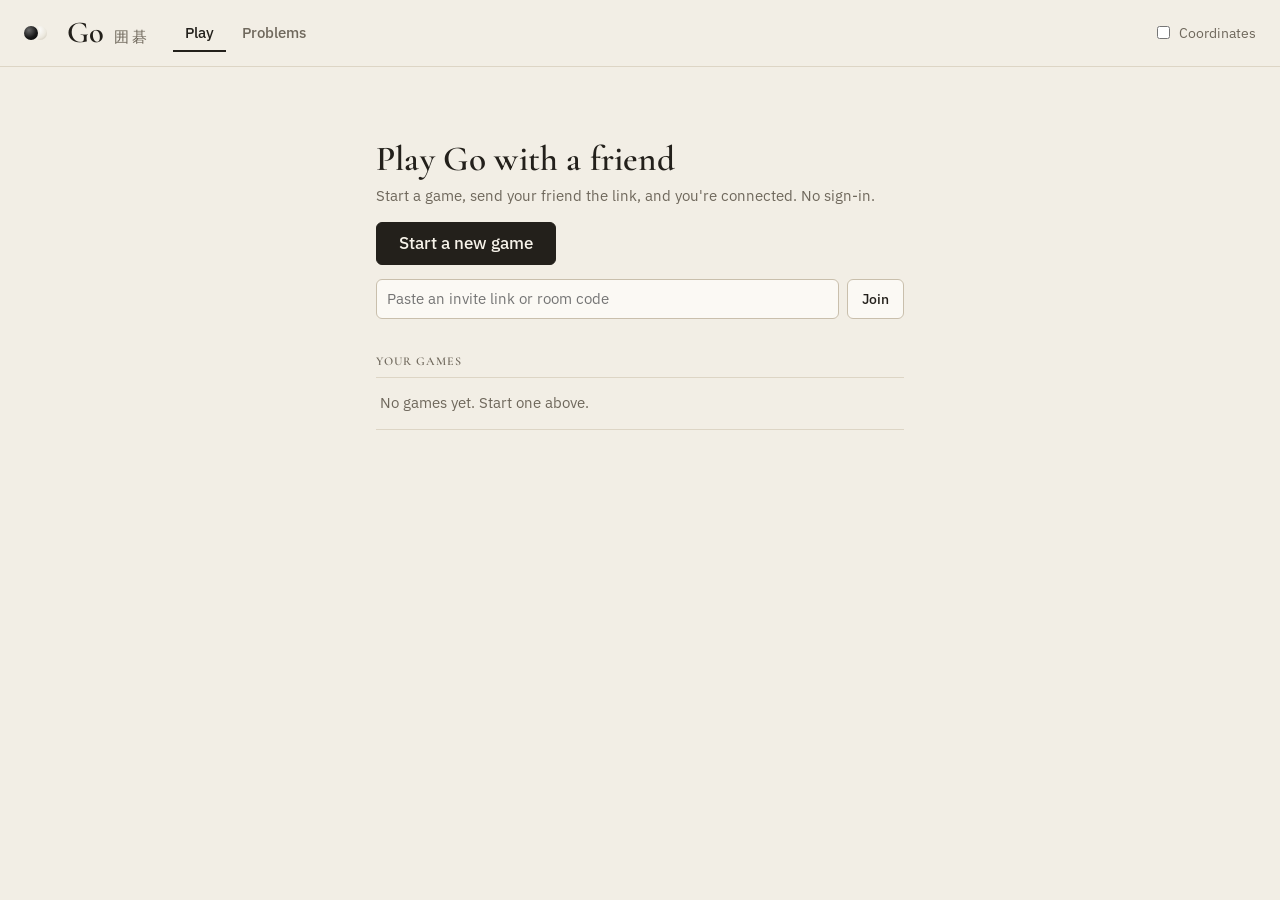
<file: site/index.html>
<!doctype html>
<html lang="en">
<head>
  <meta charset="utf-8">
  <meta name="viewport" content="width=device-width, initial-scale=1">
  <title>Go</title>
  <meta name="description" content="Play Go online with a friend, on one device, or work through 300 problems.">
  <link rel="preconnect" href="https://fonts.googleapis.com">
  <link rel="preconnect" href="https://fonts.gstatic.com" crossorigin>
  <link rel="stylesheet" href="https://fonts.googleapis.com/css2?family=Cormorant+Garamond:wght@500;600&family=IBM+Plex+Sans:wght@400;500;600&display=swap">
  <link rel="stylesheet" href="style.css">
</head>
<body>
  <header class="top">
    <a class="brand" href="./" title="Home: your games">
      <span class="brand-mark" aria-hidden="true"></span>
      <h1>Go</h1>
      <span class="brand-sub" lang="ja">囲碁</span>
    </a>
    <nav class="tabs" role="tablist" aria-label="Mode">
      <button role="tab" id="tab-play" data-tab="play" aria-controls="view-play">Play</button>
      <button role="tab" id="tab-problems" data-tab="problems" aria-controls="view-problems">Problems</button>
    </nav>
    <label class="coords-toggle" title="Show coordinates">
      <input type="checkbox" id="coords-toggle">
      <span>Coordinates</span>
    </label>
  </header>

  <div id="banner" class="banner" hidden></div>

  <main>
    <!-- Home: start a game, join one, or go back to one of yours -->
    <section id="view-home" class="view home" aria-labelledby="tab-play" hidden>
      <div class="home-wrap">
        <h2>Play Go with a friend</h2>
        <p class="muted">Start a game, send your friend the link, and you're connected. No sign-in.</p>
        <button class="btn primary big" id="home-new">Start a new game</button>
        <form id="home-join" class="home-join" autocomplete="off">
          <input type="text" id="home-code" placeholder="Paste an invite link or room code" aria-label="Invite link or room code">
          <button class="btn">Join</button>
        </form>
        <h3>Your games</h3>
        <ol id="home-rooms" class="home-rooms"></ol>
      </div>
    </section>

    <!-- Play: one shared game between two people -->
    <section id="view-play" class="view" role="tabpanel" aria-labelledby="tab-play" hidden>
      <div class="play-layout">
        <div class="stage"><div class="board-host" id="board-play"></div></div>
        <aside class="side">
          <div class="room-bar">
            <a class="btn small ghost" href="./">&larr; All games</a>
            <button type="button" class="btn small" id="copy-link">Copy invite link</button>
            <span class="muted small">Room <span id="room-code"></span></span>
          </div>
          <p class="conn small" id="conn"></p>
          <div class="notice-inline" id="offline" hidden></div>
          <div class="game-head">
            <h2 id="play-title">Go</h2>
            <p class="muted small" id="play-meta"></p>
          </div>
          <div class="players" id="play-players"></div>
          <p class="status" id="play-status" aria-live="polite"></p>
          <div class="request" id="play-request" hidden></div>
          <div class="controls" id="play-controls"></div>
          <div class="controls secondary" id="play-controls-2"></div>

          <div class="review" id="review" hidden>
            <div class="rv-nav">
              <button class="btn icon" id="rv-first" aria-label="First move"><svg viewBox="0 0 16 16" aria-hidden="true"><path d="M4 3v10M12 3 7 8l5 5"/></svg></button>
              <button class="btn icon" id="rv-prev" aria-label="Previous move"><svg viewBox="0 0 16 16" aria-hidden="true"><path d="M10 3 5 8l5 5"/></svg></button>
              <span class="rv-where" id="rv-where"></span>
              <button class="btn icon" id="rv-next" aria-label="Next move"><svg viewBox="0 0 16 16" aria-hidden="true"><path d="m6 3 5 5-5 5"/></svg></button>
              <button class="btn icon" id="rv-last" aria-label="Last move"><svg viewBox="0 0 16 16" aria-hidden="true"><path d="M12 3v10M4 3l5 5-5 5"/></svg></button>
            </div>
            <input type="range" id="rv-slider" min="0" max="0" value="0" aria-label="Move">
            <div class="rv-explore" id="rv-explore" hidden>
              <span><strong>Exploring</strong> <span class="muted" id="rv-explore-text"></span></span>
              <button class="btn small" id="rv-reset">Reset</button>
            </div>
            <button class="btn small primary" id="rv-live" hidden>Back to game</button>
          </div>

          <form id="new-game" class="card new-game" autocomplete="off">
            <div class="field">
              <span class="label">Board</span>
              <div class="seg">
                <label><input type="radio" name="size" value="9"><span>9×9</span></label>
                <label><input type="radio" name="size" value="13"><span>13×13</span></label>
                <label><input type="radio" name="size" value="19" checked><span>19×19</span></label>
              </div>
            </div>
            <div class="field-row">
              <label class="field"><span class="label">Handicap</span>
                <select name="handicap">
                  <option value="0" selected>None</option>
                  <option>2</option><option>3</option><option>4</option><option>5</option>
                  <option>6</option><option>7</option><option>8</option><option>9</option>
                </select>
              </label>
              <label class="field"><span class="label">Komi</span>
                <select name="komi">
                  <option value="0.5">0.5</option>
                  <option value="5.5">5.5</option>
                  <option value="6.5" selected>6.5</option>
                  <option value="7.5">7.5</option>
                </select>
              </label>
            </div>
            <div class="new-row">
              <label class="field"><span class="label">You play</span>
                <select name="color">
                  <option value="B" selected>Black</option>
                  <option value="W">White</option>
                  <option value="R">Random</option>
                </select>
              </label>
              <button type="button" class="btn primary" id="new-game-btn">New game</button>
            </div>
          </form>
          <label class="name-field"><span class="label">Your name</span>
            <input type="text" id="my-name" maxlength="40" autocomplete="nickname" spellcheck="false">
          </label>
          <p class="hint muted small">Send your friend the invite link; you're connected as soon as they open it. Keys: <kbd>P</kbd> pass, <kbd>&larr;</kbd> <kbd>&rarr;</kbd> review</p>
        </aside>
      </div>
    </section>

    <!-- Problems -->
    <section id="view-problems" class="view" role="tabpanel" aria-labelledby="tab-problems" hidden>
      <div class="problems-layout">
        <aside class="plist">
          <div class="plist-head">
            <input type="search" id="p-search" placeholder="Search number or title" aria-label="Search problems">
            <div class="plist-filters">
              <select id="p-level" aria-label="Level"><option value="">All levels</option></select>
              <label class="check"><input type="checkbox" id="p-unsolved"> Unsolved</label>
            </div>
            <p class="muted small" id="p-count"></p>
          </div>
          <ol id="p-list" class="p-list"></ol>
        </aside>
        <div class="stage"><div class="board-host" id="board-problem"></div></div>
        <aside class="side">
          <div class="game-head">
            <p class="eyebrow" id="p-eyebrow"></p>
            <h2 id="p-title">Problems</h2>
            <p class="prompt" id="p-prompt"></p>
          </div>
          <div class="feedback" id="p-feedback" aria-live="polite"></div>
          <div class="controls" id="p-controls">
            <button class="btn" id="p-retry">Retry</button>
            <button class="btn" id="p-solution">Show solution</button>
          </div>
          <div class="controls" id="p-steps" hidden>
            <button class="btn" id="p-step-back">Back</button>
            <button class="btn primary" id="p-step-fwd">Next move</button>
            <button class="btn ghost" id="p-step-exit">Done</button>
          </div>
          <div class="controls nav">
            <button class="btn" id="p-prev">&larr; Prev</button>
            <button class="btn" id="p-next">Next &rarr;</button>
          </div>
          <div class="from-here">
            <button class="btn" id="p-play">Play this position online</button>
          </div>
          <p class="muted small source" id="p-source"></p>
          <p class="hint muted small">Keys: <kbd>&larr;</kbd> <kbd>&rarr;</kbd> previous / next</p>
        </aside>
      </div>
    </section>
  </main>

  <dialog id="sgf-dialog" class="sgf-dialog">
    <form method="dialog">
      <h3>Game record (SGF)</h3>
      <textarea id="sgf-text" rows="8" readonly></textarea>
      <div class="controls">
        <a class="btn primary" id="sgf-download" download="game.sgf">Download</a>
        <button type="button" class="btn" id="sgf-copy">Copy</button>
        <button class="btn ghost" value="close">Close</button>
      </div>
    </form>
  </dialog>

  <div id="toast" class="toast" role="status" aria-live="polite" hidden></div>

  <script src="peerjs.min.js"></script>
  <script src="go-engine.js"></script>
  <script src="problems.js"></script>
  <script src="app.js"></script>
</body>
</html>
</file>
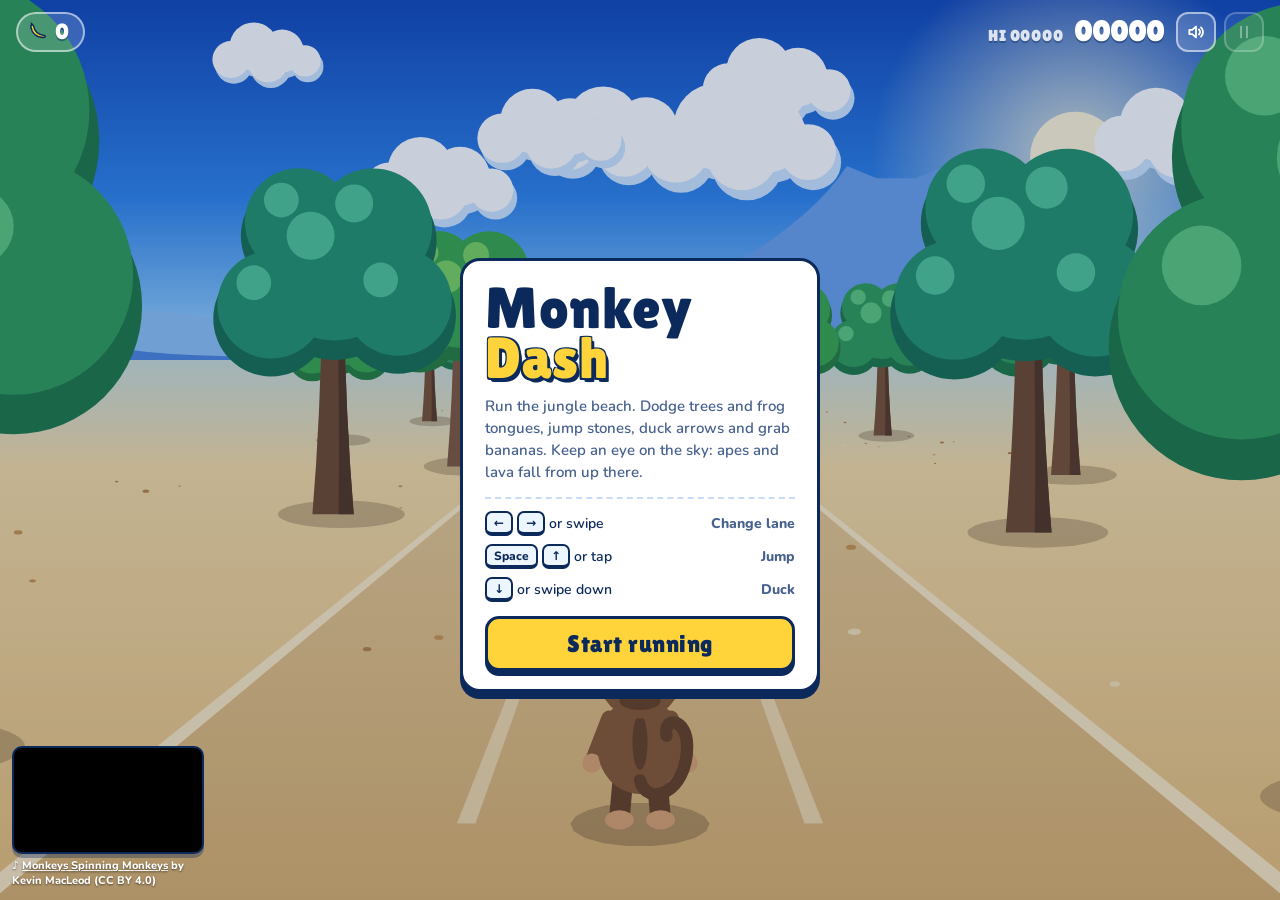
<file: site/monkey/index.html>
<!doctype html>
<html lang="en">
<head>
<meta charset="utf-8">
<meta name="viewport" content="width=device-width, initial-scale=1, viewport-fit=cover">
<title>Monkey Dash</title>
<meta name="claude:viewport-fit-sides" content="cover">
<meta name="theme-color" content="#0f4fc4">
<meta name="apple-mobile-web-app-capable" content="yes">
<meta name="mobile-web-app-capable" content="yes">
<meta name="apple-mobile-web-app-status-bar-style" content="black-translucent">
<meta name="apple-mobile-web-app-title" content="Monkey Dash">
<link rel="icon" href="data:image/svg+xml,%3Csvg xmlns='http://www.w3.org/2000/svg' viewBox='0 0 64 64'%3E%3Crect width='64' height='64' rx='14' fill='%230f4fc4'/%3E%3Ccircle cx='17' cy='30' r='8' fill='%238a5a2e'/%3E%3Ccircle cx='47' cy='30' r='8' fill='%238a5a2e'/%3E%3Ccircle cx='32' cy='34' r='18' fill='%238a5a2e'/%3E%3Cellipse cx='32' cy='40' rx='12' ry='9' fill='%23f4c993'/%3E%3Ccircle cx='26' cy='31' r='3' fill='%232a1608'/%3E%3Ccircle cx='38' cy='31' r='3' fill='%232a1608'/%3E%3C/svg%3E">
<link rel="apple-touch-icon" href="data:image/svg+xml,%3Csvg xmlns='http://www.w3.org/2000/svg' viewBox='0 0 64 64'%3E%3Crect width='64' height='64' rx='14' fill='%230f4fc4'/%3E%3Ccircle cx='17' cy='30' r='8' fill='%238a5a2e'/%3E%3Ccircle cx='47' cy='30' r='8' fill='%238a5a2e'/%3E%3Ccircle cx='32' cy='34' r='18' fill='%238a5a2e'/%3E%3Cellipse cx='32' cy='40' rx='12' ry='9' fill='%23f4c993'/%3E%3Ccircle cx='26' cy='31' r='3' fill='%232a1608'/%3E%3Ccircle cx='38' cy='31' r='3' fill='%232a1608'/%3E%3C/svg%3E">
<meta name="description" content="A monkey runs down a jungle beach path, switching lanes past trees and frog tongues while apes and lava fall from the sky.">
<link rel="preconnect" href="https://fonts.googleapis.com">
<link rel="preconnect" href="https://fonts.gstatic.com" crossorigin>
<link rel="stylesheet" href="https://fonts.googleapis.com/css2?family=Lilita+One&family=Nunito:wght@600;800&display=swap">
<style>
/* Layout: one full-bleed canvas; HUD pinned to the top edge; sticker-style cards over the sky */
:root {
  --sky-deep: #0f4fc4;
  --ink: #0b2a5b;
  --muted: #47618f;
  --paper: #ffffff;
  --paper-2: #edf5ff;
  --line: #c9dcf5;
  --banana: #ffd43b;
  --lava-ink: #e2430e;
  --glass: rgba(255, 255, 255, 0.16);
  --glass-hover: rgba(255, 255, 255, 0.26);
  --glass-line: rgba(255, 255, 255, 0.55);
  --shade: rgba(11, 42, 91, 0.45);
  --veil: rgba(9, 34, 92, 0.22);
  --display: "Lilita One", "Arial Rounded MT Bold", "Trebuchet MS", system-ui, sans-serif;
  --body: "Nunito", "Segoe UI", system-ui, -apple-system, sans-serif;
  color-scheme: light;
}
*, *::before, *::after { box-sizing: border-box; }
[hidden] { display: none !important; }
html, body { height: 100%; }
body {
  margin: 0;
  background: var(--sky-deep);
  color: var(--paper);
  font: 600 15px/1.45 var(--body);
  overflow: hidden;
  overscroll-behavior: none;
  -webkit-user-select: none;
  user-select: none;
  -webkit-touch-callout: none;
  -webkit-tap-highlight-color: transparent;
}
#game { position: fixed; inset: 0; touch-action: none; }
#c { display: block; width: 100%; height: 100%; }

.hud {
  position: absolute; top: 0; left: 0; right: 0; z-index: 3;
  display: flex; justify-content: space-between; align-items: center; gap: 12px;
  padding-top: calc(12px + env(safe-area-inset-top, 0px));
  padding-left: max(16px, env(safe-area-inset-left, 0px));
  padding-right: max(16px, env(safe-area-inset-right, 0px));
  pointer-events: none;
}
.hud-right { display: flex; align-items: center; gap: 8px; }
.pill {
  display: inline-flex; align-items: center; gap: 6px; height: 40px; padding: 0 14px 0 9px;
  border-radius: 999px; background: var(--glass); border: 2px solid var(--glass-line);
  font: 22px/1 var(--display); color: var(--paper); text-shadow: 0 2px 0 var(--shade);
  font-variant-numeric: tabular-nums;
}
.pill svg { width: 22px; height: 22px; }
.banana-fill { fill: var(--banana); stroke: var(--ink); }
.scores {
  display: flex; align-items: baseline; gap: 10px; margin-right: 4px;
  font-family: var(--display); color: var(--paper); text-shadow: 0 2px 0 var(--shade);
  font-variant-numeric: tabular-nums;
}
.hi { font-size: 15px; letter-spacing: 0.06em; opacity: 0.82; }
.now { display: inline-block; font-size: 28px; line-height: 1; transform-origin: 50% 70%; }
.now.flash { animation: flash 0.6s ease-out; }
@keyframes flash { 0% { transform: scale(1.3); color: var(--banana); } 100% { transform: none; color: var(--paper); } }
.icon-btn {
  pointer-events: auto; width: 40px; height: 40px; padding: 0; display: grid; place-items: center;
  border-radius: 12px; background: var(--glass); border: 2px solid var(--glass-line); color: var(--paper);
  cursor: pointer;
}
.icon-btn svg { width: 20px; height: 20px; fill: none; stroke: currentColor; stroke-width: 2.2; stroke-linecap: round; stroke-linejoin: round; }
.icon-btn:hover { background: var(--glass-hover); }
.icon-btn:disabled { opacity: 0.45; cursor: default; }
.icon-btn:focus-visible, .go:focus-visible { outline: 3px solid var(--banana); outline-offset: 2px; }

.overlay {
  position: absolute; inset: 0; z-index: 2; overflow-y: auto;
  display: grid; place-items: center;
  padding-block: calc(66px + env(safe-area-inset-top, 0px)) calc(16px + env(safe-area-inset-bottom, 0px));
  padding-left: max(16px, env(safe-area-inset-left, 0px));
  padding-right: max(16px, env(safe-area-inset-right, 0px));
  background: var(--veil); cursor: pointer;
}
.card {
  width: 100%; max-width: 360px; display: grid; gap: 14px;
  padding: 22px 22px 18px; border: 3px solid var(--ink); border-radius: 20px;
  background: var(--paper); color: var(--ink); box-shadow: 0 7px 0 var(--ink);
}
.logo { margin: 0; font: 58px/0.86 var(--display); letter-spacing: 0.01em; color: var(--ink); }
.logo span {
  display: block; color: var(--banana);
  text-shadow: 3px 4px 0 var(--ink), -1.5px -1.5px 0 var(--ink), 1.5px -1.5px 0 var(--ink), -1.5px 1.5px 0 var(--ink), 1.5px 1.5px 0 var(--ink);
}
.lede { margin: 0; color: var(--muted); font-size: 15px; text-wrap: pretty; }
.keys {
  list-style: none; margin: 0; padding: 12px 0 0; display: grid; gap: 8px;
  border-top: 2px dashed var(--line); font-size: 14px;
}
.keys li { display: flex; justify-content: space-between; align-items: center; gap: 12px; }
.keys li > span:first-child { display: inline-flex; flex-wrap: wrap; align-items: center; gap: 4px; color: var(--ink); }
.keys li > span:last-child { color: var(--muted); font-weight: 800; text-align: right; }
kbd {
  font: 800 12px/1 var(--body); padding: 4px 7px 3px; border: 2px solid var(--ink); border-bottom-width: 4px;
  border-radius: 7px; background: var(--paper-2); color: var(--ink);
}
.go {
  appearance: none; width: 100%; padding: 13px 16px 12px; cursor: pointer;
  font: 24px/1 var(--display); letter-spacing: 0.02em; color: var(--ink);
  background: var(--banana); border: 3px solid var(--ink); border-radius: 14px; box-shadow: 0 5px 0 var(--ink);
  transition: transform 0.08s, box-shadow 0.08s;
}
.go:active { transform: translateY(4px); box-shadow: 0 1px 0 var(--ink); }
.hint { margin: -4px 0 0; text-align: center; color: var(--muted); font-size: 13px; }
.eyebrow { margin: 0; font: 800 12px/1 var(--body); letter-spacing: 0.12em; text-transform: uppercase; color: var(--muted); }
.cause { margin: -4px 0 0; font: 50px/0.95 var(--display); color: var(--lava-ink); text-wrap: balance; }
.cause.calm { color: var(--ink); }
.stats { margin: 0; display: grid; grid-template-columns: repeat(3, minmax(0, 1fr)); gap: 8px; }
.stats div { min-width: 0; padding: 8px 10px; border: 2px solid var(--line); border-radius: 12px; background: var(--paper-2); }
.stats dt { font: 800 11px/1 var(--body); letter-spacing: 0.1em; text-transform: uppercase; color: var(--muted); }
.stats dd { margin: 5px 0 0; font: 26px/1 var(--display); color: var(--ink); font-variant-numeric: tabular-nums; }
.badge {
  justify-self: start; margin: -4px 0 0; padding: 5px 10px 4px; transform: rotate(-2deg);
  font: 16px/1 var(--display); letter-spacing: 0.03em; color: var(--ink);
  background: var(--banana); border: 2px solid var(--ink); border-radius: 8px;
}

.music {
  position: absolute; z-index: 4; width: 192px;
  left: max(12px, env(safe-area-inset-left, 0px));
  bottom: calc(12px + env(safe-area-inset-bottom, 0px));
  display: grid; gap: 5px;
  transition: width 0.35s ease, opacity 0.35s ease;
}
.music .frame {
  aspect-ratio: 16 / 9; overflow: hidden; border-radius: 10px; background: #000;
  border: 2px solid var(--ink); box-shadow: 0 4px 0 rgba(11, 42, 91, 0.35);
}
.music .frame iframe { display: block; width: 100%; height: 100%; border: 0; }
.music p { margin: 0; font: 800 11px/1.3 var(--body); color: #fff; text-shadow: 0 1px 2px rgba(0, 0, 0, 0.55); }
.music p a { color: inherit; }
/* While running the player shrinks to a corner tile and lets swipes pass through. */
.music.mini { width: 112px; opacity: 0.55; pointer-events: none; }
.music.mini p { display: none; }

@media (max-width: 600px) {
  .music { width: 160px; }
  .music.mini { width: 88px; }
  .overlay { padding-bottom: calc(140px + env(safe-area-inset-bottom, 0px)); }
}
@media (max-height: 540px) {
  .overlay { padding-top: calc(60px + env(safe-area-inset-top, 0px)); }
  .card { gap: 10px; padding: 16px 18px 14px; }
  .logo { font-size: 40px; }
  .logo span { display: inline; }
  .card .lede { display: none; }
  .cause { font-size: 38px; }
}
/* On-screen buttons for touch screens, shown only while running. */
.pads {
  position: absolute; z-index: 3; left: 0; right: 0;
  bottom: calc(14px + env(safe-area-inset-bottom, 0px));
  padding-left: max(14px, env(safe-area-inset-left, 0px));
  padding-right: max(14px, env(safe-area-inset-right, 0px));
  display: flex; justify-content: space-between; align-items: flex-end;
  pointer-events: none;
}
.pad-group { display: flex; align-items: flex-end; gap: 10px; }
.pad {
  appearance: none; pointer-events: auto; touch-action: none;
  width: 62px; height: 62px; padding: 0; border-radius: 50%;
  display: grid; place-items: center; color: var(--paper);
  background: rgba(11, 42, 91, 0.4); border: 2px solid var(--glass-line);
  -webkit-backdrop-filter: blur(6px); backdrop-filter: blur(6px);
  transition: transform 0.06s ease, background-color 0.06s ease;
}
.pad svg { width: 28px; height: 28px; fill: none; stroke: currentColor; stroke-width: 3.2; stroke-linecap: round; stroke-linejoin: round; }
.pad.on { transform: scale(0.9); background: rgba(255, 255, 255, 0.35); }
.pad.jump { width: 78px; height: 78px; color: var(--ink); background: var(--banana); border-color: var(--ink); box-shadow: 0 4px 0 var(--ink); }
.pad.jump.on { background: #ffe680; box-shadow: 0 1px 0 var(--ink); }
#game.touch .music.mini { bottom: auto; top: calc(62px + env(safe-area-inset-top, 0px)); }

@media (prefers-reduced-motion: reduce) {
  .now.flash { animation: none; }
  .go { transition: none; }
}
</style>
</head>
<body>
<div id="game">
  <canvas id="c" role="img" aria-label="Monkey Dash. Arrow keys or swipes to switch lanes, jump and duck."></canvas>

  <header class="hud">
    <div class="pill" title="Bananas">
      <svg viewBox="0 0 24 24" aria-hidden="true"><path class="banana-fill" stroke-width="1.6" stroke-linejoin="round" d="M4.2 6.2c1 7 6 11.8 13.8 11.8 1.2 0 2-.5 2-1.2 0-.6-.6-.9-1.4-1-6.6-.8-10.4-4.6-11.4-10.2C7 4.7 6.4 4 5.6 4c-.9 0-1.5.9-1.4 2.2Z"/><path d="M5.4 4.3 5 2.6" stroke="#0b2a5b" stroke-width="1.8" stroke-linecap="round"/></svg>
      <span id="bananas" aria-label="Bananas">0</span>
    </div>
    <div class="hud-right">
      <div class="scores">
        <span class="hi">HI <span id="best">00000</span></span>
        <span class="now" id="score" aria-label="Score">00000</span>
      </div>
      <button class="icon-btn" id="btn-sound" type="button" aria-label="Mute" aria-pressed="false">
        <svg viewBox="0 0 24 24" aria-hidden="true"><path d="M4 9.5h3.5L12 5.5v13l-4.5-4H4z"/><g id="snd-on"><path d="M15.5 9a4 4 0 0 1 0 6"/><path d="M18 6.5a7.5 7.5 0 0 1 0 11"/></g><g id="snd-off" hidden><path d="m16 9.5 5 5M21 9.5l-5 5"/></g></svg>
      </button>
      <button class="icon-btn" id="btn-pause" type="button" aria-label="Pause" disabled>
        <svg viewBox="0 0 24 24" aria-hidden="true"><g id="ico-pause"><path d="M8.5 5.5v13M15.5 5.5v13"/></g><g id="ico-play" hidden><path d="M8 5.5v13l10-6.5z"/></g></svg>
      </button>
    </div>
  </header>

  <div class="overlay" id="overlay">
    <section class="card" id="card-title" aria-labelledby="logo">
      <h1 class="logo" id="logo">Monkey <span>Dash</span></h1>
      <p class="lede">Run the jungle beach. Dodge trees and frog tongues, jump stones, duck arrows and grab bananas. Keep an eye on the sky: apes and lava fall from up there.</p>
      <ul class="keys">
        <li><span><kbd>←</kbd><kbd>→</kbd> or swipe</span><span>Change lane</span></li>
        <li><span><kbd>Space</kbd><kbd>↑</kbd> or tap</span><span>Jump</span></li>
        <li><span><kbd>↓</kbd> or swipe down</span><span>Duck</span></li>
      </ul>
      <button class="go" id="btn-start" type="button">Start running</button>
    </section>

    <section class="card" id="card-over" aria-live="polite" hidden>
      <p class="eyebrow">Game over</p>
      <h2 class="cause" id="over-title">Bonk!</h2>
      <p class="lede" id="over-sub">You tripped over a stone.</p>
      <dl class="stats">
        <div><dt>Score</dt><dd id="over-score">0</dd></div>
        <div><dt>Best</dt><dd id="over-best">0</dd></div>
        <div><dt>Bananas</dt><dd id="over-bananas">0</dd></div>
      </dl>
      <p class="badge" id="over-new" hidden>New best!</p>
      <button class="go" id="btn-again" type="button">Run again</button>
      <p class="hint" id="hint-over">or press Space</p>
    </section>

    <section class="card" id="card-paused" hidden>
      <h2 class="cause calm">Paused</h2>
      <button class="go" id="btn-resume" type="button">Keep running</button>
      <p class="hint" id="hint-paused">or press P</p>
    </section>
  </div>

  <div class="pads" id="pads" hidden>
    <div class="pad-group">
      <button class="pad" id="pad-left" type="button" aria-label="Move left"><svg viewBox="0 0 24 24" aria-hidden="true"><path d="M15 6l-6 6 6 6"/></svg></button>
      <button class="pad" id="pad-right" type="button" aria-label="Move right"><svg viewBox="0 0 24 24" aria-hidden="true"><path d="M9 6l6 6-6 6"/></svg></button>
    </div>
    <div class="pad-group">
      <button class="pad" id="pad-duck" type="button" aria-label="Duck"><svg viewBox="0 0 24 24" aria-hidden="true"><path d="M6 9l6 6 6-6"/></svg></button>
      <button class="pad jump" id="pad-jump" type="button" aria-label="Jump"><svg viewBox="0 0 24 24" aria-hidden="true"><path d="M6 15l6-6 6 6"/></svg></button>
    </div>
  </div>

  <aside class="music" id="music" aria-label="Music">
    <div class="frame"><div id="yt"></div></div>
    <p>♪ <a href="https://www.youtube.com/watch?v=2eZVbrO6Z1M" target="_blank" rel="noopener">Monkeys Spinning Monkeys</a> by Kevin MacLeod (CC BY 4.0)</p>
  </aside>
</div>

<script>
(() => {
  'use strict';

  // ---------- helpers ----------
  const TAU = Math.PI * 2;
  const clamp = (v, a, b) => (v < a ? a : v > b ? b : v);
  const lerp = (a, b, t) => a + (b - a) * t;
  const rand = (a, b) => a + Math.random() * (b - a);
  const pick = (arr) => arr[(Math.random() * arr.length) | 0];
  const pad = (n) => String(n).padStart(5, '0');
  const overlap = (a0, a1, b0, b1) => a0 < b1 && b0 < a1;
  function shuffle(a) {
    for (let i = a.length - 1; i > 0; i--) {
      const j = (Math.random() * (i + 1)) | 0;
      [a[i], a[j]] = [a[j], a[i]];
    }
    return a;
  }
  function pickWeighted(list) {
    let total = 0;
    for (const [, w] of list) total += w;
    let r = Math.random() * total;
    for (const [v, w] of list) if ((r -= w) <= 0) return v;
    return list[list.length - 1][0];
  }
  const store = {
    get(k, d) { try { const v = localStorage.getItem(k); return v == null ? d : JSON.parse(v); } catch { return d; } },
    set(k, v) { try { localStorage.setItem(k, JSON.stringify(v)); } catch { /* storage unavailable */ } },
  };
  const BEST_KEY = 'monkey-dash:best', MUTE_KEY = 'monkey-dash:muted';

  // ---------- tuning (world units are metres) ----------
  const START_SPEED = 9, MAX_SPEED = 21, ACCEL = 0.14;
  const GRAVITY = 32, JUMP_V = 9.6;
  const LANE_W = 1.5, ROAD_HALF = 2.4;
  const CAM_D = 3.4, Z_FAR = 70, Z_NEAR = -2.2, FOG = 14;
  const MONKEY_H = 0.8, DUCK_H = 0.42;
  const U = 67.5; // drawing units per metre (the monkey art is 54 units tall)
  const FROG_AT = 60, APE_AT = 150, ARROW_AT = 250, LAVA_AT = 350;
  const ARROW_Y = 0.62, TONGUE_Y = 0.58, ARROW_ART = 34;
  const FALL_T = 1.15; // seconds an ape or lava drop spends falling
  const CAUSES = {
    stone: ['Bonk!', 'You tripped over a stone.'],
    tree: ['Thunk!', 'You ran into a tree.'],
    tongue: ['Slurp!', 'A frog caught you with its tongue.'],
    apeFall: ['Squashed!', 'An ape landed right on you.'],
    apeSit: ['Oof!', 'You ran into a dizzy ape.'],
    drop: ['Toasty!', 'A lava drop hit you.'],
    pool: ['Hot feet!', 'You stepped in lava.'],
    arrow: ['Zing!', 'An arrow got you. Press ↓ to duck.'],
  };

  // ---------- time of day ----------
  // One day passes every CYCLE points: morning, midday, golden hour, sunset, dusk,
  // night (stars, moon, then an aurora at its deepest), dawn, and morning again.
  const hex = (h) => [parseInt(h.slice(1, 3), 16), parseInt(h.slice(3, 5), 16), parseInt(h.slice(5, 7), 16)];
  const rgb = (c) => `rgb(${c[0] | 0},${c[1] | 0},${c[2] | 0})`;
  const rgba = (c, a) => `rgba(${c[0] | 0},${c[1] | 0},${c[2] | 0},${a})`;
  const mixC = (a, b, t) => [lerp(a[0], b[0], t), lerp(a[1], b[1], t), lerp(a[2], b[2], t)];
  const MORNING = {
    at: 0, top: '#1149b8', mid: '#2f86ea', low: '#a8e0ff',
    sun: '#fff7d6', sunGlow: '#fff8d6', sunE: 0.78, sunX: 0.84, sunR: 22,
    moon: 0, moonE: 0.3, stars: 0, aurora: 0,
    cloud: '#ffffff', cloudShade: '#cee8ff',
    far: '#8cc2f5', volcano: '#6aa3ea', near: '#4b86dc',
    sandTop: '#f7dca0', sandBot: '#e8bf74', lip: '#fff0c9',
    wash: '#141e58', washA: 0, glow: 0, rim: 0,
  };
  const NIGHT = {
    at: 1500, top: '#040922', mid: '#0b1846', low: '#1f2f68',
    sun: '#ffb070', sunGlow: '#ff6a5a', sunE: -0.6, sunX: 0.4, sunR: 28,
    moon: 1, moonE: 0.66, stars: 1, aurora: 0.25,
    cloud: '#34446f', cloudShade: '#222c52',
    far: '#22325f', volcano: '#1b2856', near: '#131d44',
    sandTop: '#454a72', sandBot: '#2e3254', lip: '#5a6090',
    wash: '#141e58', washA: 0.46, glow: 1, rim: 1,
  };
  const CYCLE = 3000;
  const DAY = [
    MORNING,
    { ...MORNING, at: 300, top: '#0a3ca6', mid: '#1e76e0', low: '#92d6ff', sun: '#fffdf0', sunGlow: '#fffbe8', sunE: 0.95, sunX: 0.68, sunR: 21,
      cloudShade: '#d4ebff', far: '#80b9f2', volcano: '#5d97e5', near: '#3f7bd5', sandTop: '#f9e1a6', sandBot: '#ebc47c', lip: '#fff3d2' },
    { ...MORNING, at: 600, top: '#1f4fae', mid: '#5d93d6', low: '#ffd59a', sun: '#fff0b8', sunGlow: '#ffd27a', sunE: 0.42, sunX: 0.55, sunR: 24,
      cloud: '#fff3df', cloudShade: '#f0c193', far: '#a7b6d6', volcano: '#8091c2', near: '#5e72b5',
      sandTop: '#f6cf8c', sandBot: '#e0a862', lip: '#ffe7bf', wash: '#ff8a3c', washA: 0.07, glow: 0.12 },
    { ...MORNING, at: 900, top: '#26357f', mid: '#b8558a', low: '#ff9248', sun: '#ffdc96', sunGlow: '#ff8a3c', sunE: 0.04, sunX: 0.44, sunR: 28,
      cloud: '#ffc4a0', cloudShade: '#b8648a', far: '#a06c9a', volcano: '#7a5893', near: '#574888',
      sandTop: '#e7aa76', sandBot: '#c4845a', lip: '#f6c79a', wash: '#ff6a3c', washA: 0.16, glow: 0.35, rim: 0.1 },
    { ...NIGHT, at: 1200, top: '#121a50', mid: '#47388a', low: '#c96a8c', sunE: -0.3, moon: 0.55, moonE: 0.4, stars: 0.35, aurora: 0,
      cloud: '#8a78b4', cloudShade: '#54448a', far: '#5a4c8c', volcano: '#443d7c', near: '#312e68',
      sandTop: '#a98680', sandBot: '#7c6370', lip: '#c09a94', wash: '#2e2f7e', washA: 0.32, glow: 0.65, rim: 0.5 },
    NIGHT,
    { ...NIGHT, at: 2200, mid: '#0d1c52', aurora: 0.9 },
    { ...MORNING, at: 2600, top: '#1c2e76', mid: '#7868a6', low: '#ffb088', sun: '#ffe2b8', sunGlow: '#ff9a70', sunE: 0.02, sunX: 0.86, sunR: 27,
      moon: 0.25, moonE: 0.86, stars: 0.15, cloud: '#ffd4c0', cloudShade: '#a487b6', far: '#8b8ec0', volcano: '#6b72ac', near: '#4d589a',
      sandTop: '#e2bd98', sandBot: '#bd9476', lip: '#f4d8bc', wash: '#ff8a7a', washA: 0.08, glow: 0.35, rim: 0.2 },
    { ...MORNING, at: CYCLE },
  ].map((k) => Object.fromEntries(Object.entries(k).map(([key, v]) => [key, typeof v === 'string' ? hex(v) : v])));
  const SKY_KEYS = Object.keys(MORNING).filter((k) => k !== 'at');
  function skyAt(phase) {
    const p = ((phase % CYCLE) + CYCLE) % CYCLE;
    let i = 0;
    while (i < DAY.length - 2 && DAY[i + 1].at <= p) i++;
    const a = DAY[i], b = DAY[i + 1];
    let t = clamp((p - a.at) / (b.at - a.at), 0, 1);
    t = t * t * (3 - 2 * t);
    const out = {};
    for (const k of SKY_KEYS) {
      const va = a[k], vb = b[k];
      out[k] = Array.isArray(va) ? mixC(va, vb, t) : lerp(va, vb, t);
    }
    return out;
  }

  // ---------- palette (sprites) ----------
  const MK = { fur: '#8a5a2e', furD: '#68411f', skin: '#f4c993', skinD: '#dca46c', ink: '#2a1608' };
  const AP = { fur: '#383b48', furD: '#252731', face: '#b09a8a', chest: '#565b6e', ink: '#1a1012' };
  const STONES = [
    { top: '#aab4c5', bot: '#68738a', line: '#48526a' },
    { top: '#b8b0a4', bot: '#7a7267', line: '#57504a' },
  ];
  const TREES = [
    { trunk: '#7a5230', trunkD: '#5b3b20', leaf: '#2f9e57', leafD: '#1f7a43', leafL: '#5cc97a' },
    { trunk: '#80583a', trunkD: '#5e4029', leaf: '#3aa84a', leafD: '#26803a', leafL: '#7bd35e' },
    { trunk: '#6f4a2c', trunkD: '#53361f', leaf: '#23946a', leafD: '#17714f', leafL: '#4fc796' },
  ];
  const FROG = { body: '#58c75a', dark: '#2f8f43', belly: '#d8f2a8', tongue: '#ff6f91', tip: '#ff4f7a' };
  const FX = {
    dust: { colors: ['#f1d391', '#e3bd73', '#fff0c4'], spread: 130, up: [40, 170], life: 0.5, r: [2, 4.5], g: 520 },
    splash: { colors: ['#ffcf3f', '#ff8a1a', '#ff5a1f'], spread: 170, up: [130, 320], life: 0.6, r: [1.8, 3.6], g: 900 },
    sparkle: { colors: ['#fff3a0', '#ffd43b', '#ffffff'], spread: 120, up: [40, 150], life: 0.5, r: [1.5, 3], g: 200 },
    stars: { colors: ['#ffe14d', '#fff3a0'], spread: 150, up: [80, 220], life: 0.7, r: [3, 5], g: 400, star: true },
    smoke: { colors: ['rgba(60,60,72,0.55)', 'rgba(100,100,112,0.5)'], spread: 40, up: [30, 90], life: 0.9, r: [4, 8], g: -40, grow: 10 },
    leaves: { colors: ['#2f9e57', '#5cc97a', '#1f7a43'], spread: 140, up: [60, 180], life: 0.8, r: [2, 3.5], g: 260 },
  };

  // ---------- dom ----------
  const $ = (id) => document.getElementById(id);
  const game = $('game'), canvas = $('c'), mainCtx = canvas.getContext('2d');
  // Sprites get their own layer so dusk and night can tint them without tinting the sky.
  const fg = document.createElement('canvas'), fgCtx = fg.getContext('2d');
  let ctx = mainCtx;
  const ui = {
    score: $('score'), best: $('best'), bananas: $('bananas'), overlay: $('overlay'),
    cards: { title: $('card-title'), over: $('card-over'), paused: $('card-paused') },
    overTitle: $('over-title'), overSub: $('over-sub'), overScore: $('over-score'),
    overBest: $('over-best'), overBananas: $('over-bananas'), overNew: $('over-new'),
    sound: $('btn-sound'), pause: $('btn-pause'),
  };
  const reduceMotion = matchMedia('(prefers-reduced-motion: reduce)').matches;

  // ---------- audio ----------
  const audio = (() => {
    let ac = null, master = null, noiseBuf = null;
    let muted = !!store.get(MUTE_KEY, false);
    function unlock() {
      if (ac) { if (ac.state === 'suspended') ac.resume(); return; }
      const AC = window.AudioContext || window.webkitAudioContext;
      if (!AC) return;
      try {
        ac = new AC();
        master = ac.createGain();
        master.gain.value = muted ? 0 : 0.5;
        master.connect(ac.destination);
      } catch { ac = null; }
    }
    function tone(f0, f1, dur, type, vol, delay = 0) {
      if (!ac || muted) return;
      const t = ac.currentTime + delay;
      const o = ac.createOscillator(), g = ac.createGain();
      o.type = type;
      o.frequency.setValueAtTime(f0, t);
      if (f1 !== f0) o.frequency.exponentialRampToValueAtTime(f1, t + dur);
      g.gain.setValueAtTime(0.0001, t);
      g.gain.exponentialRampToValueAtTime(vol, t + 0.012);
      g.gain.exponentialRampToValueAtTime(0.0001, t + dur);
      o.connect(g).connect(master);
      o.start(t);
      o.stop(t + dur + 0.03);
    }
    function noise(dur, vol, freq, type = 'lowpass', delay = 0) {
      if (!ac || muted) return;
      if (!noiseBuf) {
        noiseBuf = ac.createBuffer(1, ac.sampleRate, ac.sampleRate);
        const d = noiseBuf.getChannelData(0);
        for (let i = 0; i < d.length; i++) d[i] = Math.random() * 2 - 1;
      }
      const t = ac.currentTime + delay;
      const s = ac.createBufferSource(), f = ac.createBiquadFilter(), g = ac.createGain();
      s.buffer = noiseBuf;
      f.type = type;
      f.frequency.value = freq;
      g.gain.setValueAtTime(vol, t);
      g.gain.exponentialRampToValueAtTime(0.0001, t + dur);
      s.connect(f).connect(g).connect(master);
      s.start(t);
      s.stop(t + dur);
    }
    return {
      unlock,
      get muted() { return muted; },
      setMuted(v) {
        muted = v;
        store.set(MUTE_KEY, v);
        if (master) master.gain.value = v ? 0 : 0.5;
      },
      jump() { tone(420, 760, 0.14, 'triangle', 0.22); },
      swish() { noise(0.12, 0.06, 1800, 'bandpass'); },
      banana() { tone(988, 988, 0.08, 'sine', 0.18); tone(1480, 1480, 0.14, 'sine', 0.16, 0.07); },
      whistle(d) { tone(1500, 480, d, 'sine', 0.05); },
      thud() { tone(160, 50, 0.3, 'sine', 0.5); noise(0.18, 0.25, 500); },
      sizzle() { noise(0.4, 0.14, 2500, 'highpass'); tone(300, 120, 0.15, 'sawtooth', 0.04); },
      rumble() { tone(70, 40, 0.9, 'sawtooth', 0.1); noise(0.8, 0.22, 220); },
      thwip() { tone(300, 1100, 0.09, 'sine', 0.16); tone(900, 250, 0.12, 'sine', 0.1, 0.32); },
      twang() { tone(190, 95, 0.2, 'triangle', 0.18); noise(0.25, 0.06, 2600, 'bandpass'); },
      hit() { tone(520, 140, 0.35, 'square', 0.12); noise(0.12, 0.2, 1200); },
      over() {
        tone(392, 392, 0.16, 'triangle', 0.18, 0.05);
        tone(311, 311, 0.16, 'triangle', 0.18, 0.22);
        tone(262, 196, 0.34, 'triangle', 0.18, 0.39);
      },
      milestone() { tone(784, 784, 0.07, 'square', 0.06); tone(1175, 1175, 0.12, 'square', 0.06, 0.08); },
    };
  })();

  // ---------- music (YouTube embed) ----------
  const music = (() => {
    const VIDEO = '2eZVbrO6Z1M'; // Kevin MacLeod's own channel; embedding allowed
    let player = null, ready = false, playing = false, vol = 40;
    window.onYouTubeIframeAPIReady = () => {
      player = new YT.Player('yt', {
        videoId: VIDEO, width: '100%', height: '100%',
        playerVars: { loop: 1, playlist: VIDEO, playsinline: 1, rel: 0, fs: 0, disablekb: 1, iv_load_policy: 3 },
        events: {
          onReady() { ready = true; sync(); },
          onStateChange(e) { if (e.data === YT.PlayerState.ENDED) { player.seekTo(0); player.playVideo(); } },
        },
      });
    };
    const tag = document.createElement('script');
    tag.src = 'https://www.youtube.com/iframe_api';
    tag.async = true;
    document.head.append(tag);
    function sync() {
      if (!ready) return;
      player.setVolume(vol);
      if (playing && !audio.muted) { player.unMute(); player.playVideo(); }
      else player.pauseVideo();
    }
    return {
      sync,
      play(v = 40) { playing = true; vol = v; sync(); },
      stop() { playing = false; sync(); },
    };
  })();

  // ---------- view & projection ----------
  let W = 800, H = 440, scale = 1, dpr = 1;
  let feetY = 400, horizonY = 180, sM = 110, FOCAL = 374, camX = 0, camH = 2;
  function resize() {
    const cw = game.clientWidth || innerWidth, ch = game.clientHeight || innerHeight;
    dpr = Math.min(window.devicePixelRatio || 1, matchMedia('(pointer: coarse)').matches ? 2 : 2.5);
    scale = ch / 440;
    const w = cw / scale;
    if (w > 960) scale = cw / 960;
    else if (w < 560) scale = cw / 560;
    W = cw / scale;
    H = ch / scale;
    // Upright phones: lift the monkey above the touch buttons.
    const padRoom = matchMedia('(pointer: coarse)').matches && cw < 640 ? 100 / scale : 0;
    feetY = H - Math.max(36, H * 0.085, padRoom);
    // Keep the far lane on screen; on tall phone screens raise the camera so the road fills more of the view.
    sM = Math.min((feetY - H * 0.4) / 2, (W / 2 - 20) / (LANE_W * 1.55));
    camH = clamp((feetY - H * 0.4) / sM, 2, 4);
    horizonY = feetY - camH * sM;
    FOCAL = sM * CAM_D;
    fg.width = canvas.width = Math.round(cw * dpr);
    fg.height = canvas.height = Math.round(ch * dpr);
    if (!clouds.length) clouds = Array.from({ length: 7 }, () => newCloud(rand(0, W)));
    else for (const c of clouds) c.y = clamp(c.y, 16, horizonY * 0.6);
  }
  // x: metres sideways, y: metres up, zr: metres ahead of the monkey
  function proj(x, y, zr) {
    const s = FOCAL / Math.max(0.05, zr + CAM_D);
    return { x: W / 2 + (x - camX) * s, y: horizonY + (camH - y) * s, s };
  }
  const fogA = (zr) => clamp((Z_FAR - zr) / FOG, 0, 1) * clamp((zr + 0.9) / 0.4, 0, 1);
  const laneX = (l) => l * LANE_W;

  // ---------- scenery data ----------
  const RIDGE_STEP = 24;
  function makeRidge(n, harmonics) {
    const phases = harmonics.map(() => rand(0, TAU));
    const out = new Float32Array(n);
    for (let i = 0; i < n; i++) {
      let v = 0;
      harmonics.forEach(([k, a], j) => { v += a * Math.sin((TAU * k * i) / n + phases[j]); });
      out[i] = v;
    }
    return out;
  }
  const farRidge = makeRidge(80, [[1, 26], [3, 18], [7, 9], [13, 4]]);
  const nearRidge = makeRidge(60, [[2, 14], [5, 10], [11, 5]]);
  const STARS = Array.from({ length: 150 }, () => ({
    x: Math.random(), y: Math.pow(Math.random(), 1.3) * 0.85, r: rand(0.6, 1.6), tw: rand(0, TAU), sp: rand(1, 3),
  }));
  const PEBBLES = Array.from({ length: 70 }, () => ({
    x: rand(-9, 9), z: rand(0, 30), r: rand(0.015, 0.04), c: pick(['#d9ad62', '#c9944a', '#f6e2b0', '#b98242']),
  }));
  let clouds = [];
  function newCloud(x) {
    return { x, y: rand(0.08, 0.55) * horizonY, s: rand(0.6, 1.3), d: rand(0.35, 1) };
  }

  // ---------- state ----------
  let state = 'title'; // title | run | dying | over | paused
  let stateT = 0, clock = 0, speed = 0, dist = 0, bonus = 0, bananas = 0, shake = 0, heat = 0;
  let cause = 'stone', best = Number(store.get(BEST_KEY, 0)) || 0;
  let unlocked = { frog: false, ape: false, arrow: false, lava: false }, milestone = 0, banner = null;
  let touchMode = matchMedia('(pointer: coarse)').matches, swipeTipShown = false, nextRowZ = 28, decorZ = 0;
  let skyPhase = 0, sky = skyAt(0);
  const things = [], pending = [], parts = [], smoke = [], floaters = [], meteors = [], embers = [];
  const monkey = {
    x: 0, lane: 0, h: 0, vy: 0, onGround: true, phase: 0, squash: 0, rot: 0, spin: 0, flat: 0,
    dead: false, blinkT: 2, blink: 0, crouch: 0, ducking: false, duckT: 0, pullX: 0,
  };
  const input = { held: false, down: false, buffer: 0, autoRelease: 0 };
  const crater = { x: 0, y: 0 };

  const score = () => Math.floor(dist) + bonus;

  function showCard(name) {
    $('hint-over').textContent = touchMode ? 'or tap anywhere' : 'or press Space';
    $('hint-paused').textContent = touchMode ? 'or tap anywhere' : 'or press P';
    ui.overlay.hidden = !name;
    for (const [k, el] of Object.entries(ui.cards)) el.hidden = k !== name;
  }
  function setState(s) {
    state = s;
    stateT = 0;
    ui.pause.disabled = !(s === 'run' || s === 'paused');
    $('ico-pause').toggleAttribute('hidden', s === 'paused');
    $('ico-play').toggleAttribute('hidden', s !== 'paused');
    ui.pause.setAttribute('aria-label', s === 'paused' ? 'Resume' : 'Pause');
    $('music').classList.toggle('mini', s === 'run' || s === 'dying');
  }

  function start() {
    // Keep the roadside trees but move them back to the new starting line.
    for (let i = things.length - 1; i >= 0; i--) {
      if (things[i].decor) things[i].z -= dist;
      else things.splice(i, 1);
    }
    decorZ -= dist;
    speed = START_SPEED; dist = 0; bonus = 0; bananas = 0; shake = 0; milestone = 0;
    unlocked = { frog: false, ape: false, arrow: false, lava: false };
    pending.length = 0; parts.length = 0; floaters.length = 0;
    banner = null;
    Object.assign(monkey, { x: 0, lane: 0, h: 0, vy: 0, onGround: true, squash: 0, rot: 0, spin: 0, flat: 0, dead: false, crouch: 0, ducking: false, duckT: 0 });
    camX = 0;
    input.buffer = 0;
    nextRowZ = 26;
    setState('run');
    showCard(null);
    music.play();
    if (touchMode && !swipeTipShown) {
      swipeTipShown = true;
      showBanner('Use the buttons or swipe');
    }
  }
  function pause() {
    if (state !== 'run') return;
    setState('paused');
    showCard('paused');
    music.stop();
  }
  function resume() {
    if (state !== 'paused') return;
    setState('run');
    showCard(null);
    input.buffer = 0;
    music.play();
  }
  function die(c, pullX) {
    cause = c;
    setState('dying');
    const m = monkey;
    m.dead = true;
    shake = Math.max(shake, c === 'apeFall' ? 12 : 8);
    audio.hit();
    m.pullX = pullX == null ? m.x : lerp(m.x, pullX, 0.45);
    if (c === 'apeFall') {
      m.flat = 0.01;
      m.vy = 0;
    } else {
      m.vy = 6;
      m.onGround = false;
      const air = (6 + Math.sqrt(36 + 2 * GRAVITY * m.h)) / GRAVITY;
      m.spin = (-Math.PI * 2.5) / air;
      m.rot = 0;
    }
    if (c === 'stone' || c === 'apeSit' || c === 'arrow' || c === 'tree') burstAt(m.x, m.h + 0.75, 0, 7, FX.stars);
    if (c === 'tree') burstAt(m.x, 1.8, 0.3, 10, FX.leaves);
    if (c === 'drop' || c === 'pool') burstAt(m.x, m.h + 0.4, 0, 14, FX.smoke);
  }
  function gameOver() {
    const s = score();
    const isBest = s > best;
    if (isBest) { best = s; store.set(BEST_KEY, best); }
    const [title, sub] = CAUSES[cause];
    ui.overTitle.textContent = title;
    ui.overSub.textContent = cause === 'arrow' && touchMode ? 'An arrow got you. Swipe down to duck.' : sub;
    ui.overScore.textContent = s;
    ui.overBest.textContent = best;
    ui.overBananas.textContent = bananas;
    ui.overNew.hidden = !isBest;
    setState('over');
    showCard('over');
    audio.over();
    music.play(18);
  }

  // ---------- world building ----------
  function makeStone(w, h) {
    const n = 9, pts = [];
    for (let i = 0; i <= n; i++) {
      const a = Math.PI + (i / n) * Math.PI;
      const rx = (w / 2) * (i === 0 || i === n ? 1 : rand(0.86, 1.04));
      const ry = h * rand(0.84, 1.0);
      pts.push([Math.cos(a) * rx, Math.sin(a) * ry]);
    }
    return pts;
  }
  const STONE_SIZES = [[0.75, 0.36], [0.95, 0.48], [0.7, 0.6]];
  function addStone(l, z) {
    const [w, h] = pick(score() > 80 ? STONE_SIZES : STONE_SIZES.slice(0, 2));
    const stone = { kind: 'stone', x: laneX(l) + rand(-0.12, 0.12), z, w, h, pts: makeStone(w * U, h * U), shade: pick(STONES) };
    things.push(stone);
    return stone;
  }
  function addTree(x, z, size, frog, decor) {
    const t = { kind: 'tree', x, z, size, frog, decor: !!decor, seed: rand(0, 9), pal: pick(TREES) };
    things.push(t);
    return t;
  }
  function clearDecorNear(side, z) {
    for (let i = things.length - 1; i >= 0; i--) {
      const o = things[i];
      if (o.decor && Math.sign(o.x) === side && Math.abs(o.x) < 5.2 && Math.abs(o.z - z) < 2.6) things.splice(i, 1);
    }
  }
  // A frog on a roadside tree; its tongue covers the nearest lane, or the nearest two.
  function addRoadsideFrog(side, z, reach) {
    clearDecorNear(side, z);
    const x = side * (ROAD_HALF + 0.55);
    const tipX = reach === 2 ? -side * 0.65 : side * 0.85;
    addTree(x, z, 0.95, { x: x - side * 0.2, tipX, side: -side, ext: 0, st: 'idle' }, false);
    return reach === 2 ? [side, 0] : [side];
  }
  // A frog on a tree in lane l, licking across the neighbouring lane on `side`.
  function addLaneFrog(l, side, z) {
    const tx = laneX(l);
    addTree(tx, z, 0.85, { x: tx + side * 0.2, tipX: laneX(l + side) + side * 0.65, side, ext: 0, st: 'idle' }, false);
  }
  function addBow(side, z) {
    clearDecorNear(side, z);
    things.push({ kind: 'bow', x: side * (ROAD_HALF + 0.45), z, dir: -side, active: false, cool: 0, done: false });
  }
  function addBanana(l, z, h) {
    things.push({ kind: 'banana', x: laneX(l), z, h, seed: rand(0, TAU) });
  }
  function spawnDecor() {
    while (decorZ - dist < Z_FAR + 2) {
      for (const side of [-1, 1]) {
        if (Math.random() < 0.75) addTree(side * rand(3.3, 4.6), decorZ + rand(-1, 1), rand(0.9, 1.3), null, true);
        if (Math.random() < 0.55) addTree(side * rand(5.6, 8.8), decorZ + rand(-1.5, 1.5), rand(1, 1.5), null, true);
      }
      decorZ += rand(4.5, 7);
    }
  }

  function planRow(z) {
    const s = score();
    const opts = [['stone1', 3], ['stone2', 1.6], ['tree1', 3], ['tree2', 1.6], ['treeStone', 1.6]];
    if (s > 100) opts.push(['stone3', 0.7]);
    if (unlocked.frog) opts.push(['frogSide', 2.2], ['frogLane', 1.6]);
    if (unlocked.ape) opts.push(['ape', 2]);
    if (unlocked.arrow) opts.push(['volley', 2]);
    if (unlocked.lava) opts.push(['lava', 2]);
    const kind = pickWeighted(opts);
    const lanes = shuffle([-1, 0, 1]);
    let free = [], extra = 0;
    switch (kind) {
      case 'stone1': {
        const st = addStone(lanes[0], z);
        if (Math.random() < 0.3) addBanana(lanes[0], z, st.h + 0.6);
        free = lanes.slice(1);
        break;
      }
      case 'stone2': addStone(lanes[0], z); addStone(lanes[1], z); free = [lanes[2]]; break;
      case 'stone3': for (const l of lanes) addStone(l, z); break;
      case 'tree1': addTree(laneX(lanes[0]), z, 0.85, null, false); free = lanes.slice(1); break;
      case 'tree2': addTree(laneX(lanes[0]), z, 0.85, null, false); addTree(laneX(lanes[1]), z, 0.85, null, false); free = [lanes[2]]; break;
      case 'treeStone': addTree(laneX(lanes[0]), z, 0.85, null, false); addStone(lanes[1], z); free = [lanes[2]]; break;
      case 'frogSide': {
        const side = Math.random() < 0.5 ? -1 : 1;
        const covered = addRoadsideFrog(side, z, s > 400 && Math.random() < 0.5 ? 2 : 1);
        free = [-1, 0, 1].filter((l) => !covered.includes(l));
        break;
      }
      case 'frogLane': {
        const l = pick([-1, 0, 1]);
        const side = l === 0 ? pick([-1, 1]) : -l;
        addLaneFrog(l, side, z);
        free = [-1, 0, 1].filter((x) => x !== l && x !== l + side);
        break;
      }
      case 'ape':
        pending.push({ kind: 'ape', z, land: rand(6, 15), aim: Math.random() < 0.7 });
        extra = 4;
        break;
      case 'lava':
        pending.push({ kind: 'drop', z, land: rand(8, 18), aim: Math.random() < 0.5 });
        if (s > 600 && Math.random() < 0.4) pending.push({ kind: 'drop', z: z + 0.5, land: rand(8, 18), aim: false });
        extra = 3;
        break;
      case 'volley': {
        const side = Math.random() < 0.5 ? -1 : 1;
        addBow(side, z);
        if (s > 600 && Math.random() < 0.35) { addBow(-side, z + 5); extra = 5; }
        extra += 2;
        break;
      }
    }
    if (free.length && Math.random() < 0.35) {
      const l = pick(free);
      for (let k = 0; k < 4; k++) addBanana(l, z - 2.4 + k * 1.6, 0.35);
    }
    return extra;
  }
  function stepRows() {
    while (nextRowZ - dist <= Z_FAR) {
      const extra = planRow(nextRowZ);
      const tight = lerp(1, 0.82, clamp(score() / 1500, 0, 1));
      nextRowZ += Math.max(8, speed * rand(0.85, 1.35) * tight) + extra;
    }
    for (let i = pending.length - 1; i >= 0; i--) {
      const p = pending[i], zr = p.z - dist;
      if (zr > p.land + speed * FALL_T) continue;
      pending.splice(i, 1);
      const lane = p.aim ? monkey.lane : pick([-1, 0, 1]);
      // Start high enough to drop in from above the top of the screen.
      const y0 = Math.max(14, camH + (horizonY * (zr + CAM_D)) / FOCAL + 1.5);
      const r = p.kind === 'ape' ? 0.45 : 0.15;
      const g = (2 * (y0 - r)) / (FALL_T * FALL_T);
      things.push({ kind: p.kind, st: 'fall', x: laneX(lane), z: p.z, y: y0, vy: 0, g, r, t: 0, seed: rand(0, 9), squash: 0, bub: [] });
      if (p.kind === 'ape') audio.whistle(FALL_T);
    }
  }

  // ---------- effects ----------
  function burst(x, y, n, fx, k = 1) {
    for (let i = 0; i < n && parts.length < 420; i++) {
      const life = fx.life * rand(0.6, 1);
      parts.push({
        x, y, vx: rand(-1, 1) * fx.spread * k, vy: -rand(fx.up[0], fx.up[1]) * k, g: fx.g * k,
        life, max: life, r: rand(fx.r[0], fx.r[1]) * k, color: pick(fx.colors), star: !!fx.star, grow: (fx.grow || 0) * k,
      });
    }
  }
  function burstAt(x, y, zr, n, fx) {
    const p = proj(x, y, zr);
    burst(p.x, p.y, n, fx, (1.5 * p.s) / sM);
  }
  function showBanner(text) { banner = { text, t: 0 }; }
  function flashScore() {
    ui.score.classList.remove('flash');
    void ui.score.offsetWidth;
    ui.score.classList.add('flash');
  }

  // ---------- update ----------
  function moveLane(dir) {
    if (state !== 'run') return;
    const l = clamp(monkey.lane + dir, -1, 1);
    if (l !== monkey.lane) {
      monkey.lane = l;
      audio.swish();
    }
  }
  function stepMonkey(dt) {
    const m = monkey;
    if (input.autoRelease > 0 && (input.autoRelease -= dt) <= 0) input.held = false;
    if (input.buffer > 0) input.buffer -= dt;
    if (m.duckT > 0) m.duckT -= dt;
    if (m.onGround && input.buffer > 0) {
      m.vy = JUMP_V;
      m.onGround = false;
      m.duckT = 0;
      input.buffer = 0;
      audio.jump();
      burstAt(m.x, 0, 0, 5, FX.dust);
    }
    if (!m.onGround) {
      let g = GRAVITY;
      if (input.down || m.duckT > 0) g *= 3;
      else if (m.vy > 0 && !input.held) g *= 2.2; // let go early for a short hop
      m.vy -= g * dt;
      m.h += m.vy * dt;
      if (m.h <= 0) {
        m.h = 0;
        m.vy = 0;
        m.onGround = true;
        m.squash = 1;
        burstAt(m.x, 0, 0, 6, FX.dust);
      }
    }
    m.ducking = m.onGround && (input.down || m.duckT > 0);
    m.crouch = m.ducking ? Math.min(1, m.crouch + dt * 18) : Math.max(0, m.crouch - dt * 14);
    m.x += (laneX(m.lane) - m.x) * Math.min(1, dt * 14);
    m.phase += speed * dt * 1.15;
  }
  function stepDying(dt) {
    const m = monkey;
    m.x += (m.pullX - m.x) * Math.min(1, dt * 8);
    if (cause === 'apeFall') {
      m.flat = Math.min(1, m.flat + dt * 8);
      if (m.h > 0) {
        m.vy -= GRAVITY * dt;
        m.h = Math.max(0, m.h + m.vy * dt);
      }
    } else if (!m.onGround) {
      m.vy -= GRAVITY * dt;
      m.h += m.vy * dt;
      m.rot += m.spin * dt;
      if (m.h <= 0 && m.vy < 0) {
        m.h = 0;
        m.vy = 0;
        m.onGround = true;
        m.rot = -Math.PI * 2.5;
        m.squash = 1;
        burstAt(m.x, 0, 0, 8, FX.dust);
      }
    }
  }
  function stepThings(dt) {
    for (let i = things.length - 1; i >= 0; i--) {
      const o = things[i], zr = o.z - dist;
      if (o.kind === 'ape') {
        o.t += dt;
        if (o.st === 'fall') {
          o.vy += o.g * dt;
          o.y -= o.vy * dt;
          if (o.y - o.r <= 0) {
            o.st = 'sit';
            o.y = 0;
            o.squash = 1;
            shake = Math.max(shake, clamp(9 - zr * 0.4, 2, 7));
            audio.thud();
            burstAt(o.x, 0, zr, 16, FX.dust);
          }
        } else o.squash = Math.max(0, o.squash - dt * 3.5);
      } else if (o.kind === 'drop') {
        o.vy += o.g * dt;
        o.y -= o.vy * dt;
        if (Math.random() < dt * 30 && parts.length < 420) {
          const p = proj(o.x, o.y + 0.15, zr);
          parts.push({ x: p.x + rand(-3, 3), y: p.y, vx: rand(-20, 20), vy: rand(-50, -10), g: -30, life: 0.45, max: 0.45, r: rand(1.2, 2.4), color: pick(['#ffb02e', '#ff7a1a', '#ffe27a']), star: false, grow: 0 });
        }
        if (o.y - o.r <= 0) {
          o.kind = 'pool';
          o.grow = 0.15;
          shake = Math.max(shake, 2);
          audio.sizzle();
          burstAt(o.x, 0.05, zr, 14, FX.splash);
        }
      } else if (o.kind === 'pool') {
        o.grow = Math.min(1, o.grow + dt * 7);
        if (Math.random() < dt * 4) o.bub.push({ dx: rand(-0.4, 0.4), dz: rand(-0.7, 0.7), r: rand(0.03, 0.06), t: 0, life: rand(0.4, 0.8) });
        for (let j = o.bub.length - 1; j >= 0; j--) if ((o.bub[j].t += dt) >= o.bub[j].life) o.bub.splice(j, 1);
      } else if (o.kind === 'tree' && o.frog) {
        const f = o.frog;
        if (f.st === 'idle' && zr < speed * 0.16 + 2.4 && zr > 0 && state === 'run') {
          f.st = 'out';
          audio.thwip();
        }
        if (f.st === 'out') {
          f.ext = Math.min(1, f.ext + dt / 0.14);
          if (zr < -0.9) f.st = 'in';
        } else if (f.st === 'in') f.ext = Math.max(0, f.ext - dt / 0.2);
      } else if (o.kind === 'bow') {
        if (!o.active && !o.done && zr < speed * 0.45 + 1.8 && state === 'run') {
          o.active = true;
          audio.twang();
        }
        if (o.active) {
          if ((o.cool -= dt) <= 0) {
            o.cool = 0.07;
            things.push({ kind: 'fly', x: o.x + o.dir * 0.3, z: o.z + rand(-0.12, 0.12), dir: o.dir });
          }
          if (zr < -1.2) { o.active = false; o.done = true; }
        }
      } else if (o.kind === 'fly') {
        o.x += o.dir * 28 * dt;
        if (Math.abs(o.x) > ROAD_HALF + 4) o.gone = true;
      }
      if (zr < Z_NEAR - 0.5 || o.got || o.gone) things.splice(i, 1);
    }
  }
  function collide() {
    const m = monkey;
    const x0 = m.x - 0.28, x1 = m.x + 0.28, y0 = m.h, y1 = m.h + (m.ducking ? DUCK_H : MONKEY_H);
    const hit = (ax0, ax1, ay0, ay1, az0, az1) => overlap(x0, x1, ax0, ax1) && overlap(y0, y1, ay0, ay1) && overlap(-0.25, 0.25, az0, az1);
    for (const o of things) {
      const zr = o.z - dist;
      if (zr > 3 || zr < -2) continue;
      switch (o.kind) {
        case 'stone':
          if (hit(o.x - o.w * 0.4, o.x + o.w * 0.4, 0, o.h * 0.9, zr - 0.3, zr + 0.3)) return die('stone');
          break;
        case 'tree':
          if (!o.decor && Math.abs(o.x) < ROAD_HALF && hit(o.x - 0.3, o.x + 0.3, 0, 5, zr - 0.3, zr + 0.3)) return die('tree');
          if (o.frog && o.frog.ext > 0.4) {
            const f = o.frog, tip = f.x + (f.tipX - f.x) * f.ext;
            if (hit(Math.min(f.x, tip), Math.max(f.x, tip), TONGUE_Y - 0.07, TONGUE_Y + 0.07, zr - 0.15, zr + 0.15)) return die('tongue', f.x);
          }
          break;
        case 'ape':
          if (o.st === 'fall') {
            if (hit(o.x - 0.42, o.x + 0.42, o.y - 0.45, o.y + 0.5, zr - 0.35, zr + 0.35)) return die('apeFall');
          } else if (hit(o.x - 0.5, o.x + 0.5, 0, 0.85 * (1 - o.squash * 0.3), zr - 0.4, zr + 0.4)) return die('apeSit');
          break;
        case 'drop':
          if (hit(o.x - 0.15, o.x + 0.15, o.y - 0.15, o.y + 0.15, zr - 0.15, zr + 0.15)) return die('drop');
          break;
        case 'pool':
          if (m.h < 0.05 && hit(o.x - 0.55 * o.grow, o.x + 0.55 * o.grow, -1, 1, zr - 0.9 * o.grow, zr + 0.9 * o.grow)) return die('pool');
          break;
        case 'bow':
          // While a bow is firing, its stream of arrows fills the road at head height.
          if (o.active && hit(-ROAD_HALF, ROAD_HALF, ARROW_Y - 0.06, ARROW_Y + 0.06, zr - 0.2, zr + 0.2)) return die('arrow');
          break;
        case 'banana':
          if (hit(o.x - 0.3, o.x + 0.3, o.h - 0.2, o.h + 0.2, zr - 0.35, zr + 0.35)) {
            o.got = true;
            bananas++;
            bonus += 10;
            audio.banana();
            const p = proj(o.x, o.h, zr);
            burst(p.x, p.y, 8, FX.sparkle, 1.4);
            floaters.push({ x: p.x, y: p.y - 14, t: 0, text: '+10' });
          }
          break;
      }
    }
  }
  function progress() {
    const s = score();
    if (!unlocked.frog && s >= FROG_AT) { unlocked.frog = true; showBanner('Frogs in the trees! Mind the tongues.'); }
    if (!unlocked.ape && s >= APE_AT) { unlocked.ape = true; showBanner('Look up! Apes are falling.'); }
    if (!unlocked.arrow && s >= ARROW_AT) {
      unlocked.arrow = true;
      showBanner(touchMode ? 'Arrows! Swipe down to duck.' : 'Arrows! Press ↓ to duck.');
    }
    if (!unlocked.lava && s >= LAVA_AT) {
      unlocked.lava = true;
      showBanner('The volcano woke up!');
      audio.rumble();
      shake = Math.max(shake, 4);
    }
    const ms = Math.floor(s / 100);
    if (ms > milestone) {
      milestone = ms;
      audio.milestone();
      flashScore();
    }
  }
  function stepFx(dt) {
    for (let i = parts.length - 1; i >= 0; i--) {
      const p = parts[i];
      p.vy += p.g * dt;
      p.x += p.vx * dt;
      p.y += p.vy * dt;
      p.r += p.grow * dt;
      if ((p.life -= dt) <= 0) parts.splice(i, 1);
    }
    for (let i = floaters.length - 1; i >= 0; i--) {
      const f = floaters[i];
      f.t += dt;
      f.y -= 40 * dt;
      if (f.t > 0.8) floaters.splice(i, 1);
    }
    for (let i = 0; i < clouds.length; i++) {
      const c = clouds[i];
      c.x -= 7 * c.d * dt;
      if (c.x < -60 * c.s) clouds[i] = newCloud(W + 60);
    }
    heat = unlocked.lava ? Math.min(1, heat + dt * 0.6) : Math.max(0, heat - dt * 0.4);
    if (heat > 0.05 && Math.random() < dt * 3 * heat) smoke.push({ x: crater.x + rand(-5, 5), y: crater.y, r: rand(4, 7), life: 3, max: 3 });
    for (let i = smoke.length - 1; i >= 0; i--) {
      const s = smoke[i];
      s.x -= 5 * dt;
      s.y -= 12 * dt;
      s.r += 4 * dt;
      if ((s.life -= dt) <= 0) smoke.splice(i, 1);
    }
    if (sky.stars > 0.7 && Math.random() < dt * 0.12) {
      meteors.push({ x: rand(W * 0.35, W + 40), y: rand(16, horizonY * 0.35), vx: -rand(420, 560), vy: rand(110, 190), life: 0.9 });
    }
    for (let i = meteors.length - 1; i >= 0; i--) {
      const m = meteors[i];
      m.x += m.vx * dt;
      m.y += m.vy * dt;
      if ((m.life -= dt) <= 0) meteors.splice(i, 1);
    }
    if (heat > 0.3 && sky.glow > 0.15 && Math.random() < dt * 8 * sky.glow * heat) {
      embers.push({ x: crater.x + rand(-4, 4), y: crater.y, vx: rand(-18, 18), vy: -rand(40, 90), life: 0, max: rand(0.9, 1.7) });
    }
    for (let i = embers.length - 1; i >= 0; i--) {
      const e = embers[i];
      e.vy += 40 * dt;
      e.x += e.vx * dt;
      e.y += e.vy * dt;
      if ((e.life += dt) > e.max) embers.splice(i, 1);
    }
    if (banner && (banner.t += dt) > 2.6) banner = null;
    shake = Math.max(0, shake - dt * 30);
  }
  function stepBlink(dt) {
    const m = monkey;
    if (m.blink > 0) m.blink -= dt;
    else if ((m.blinkT -= dt) <= 0) {
      m.blink = 0.12;
      m.blinkT = rand(2, 5);
    }
  }
  function update(dt) {
    if (state === 'paused') return;
    clock += dt;
    stateT += dt;
    skyPhase += ((state === 'title' ? 0 : score()) - skyPhase) * Math.min(1, dt * 1.5);
    if (state === 'run') {
      speed = Math.min(MAX_SPEED, speed + ACCEL * dt);
      dist += speed * dt;
      stepMonkey(dt);
    } else if (state === 'dying') stepDying(dt);
    monkey.squash = Math.max(0, monkey.squash - dt * 6);
    camX += (monkey.x * 0.55 - camX) * Math.min(1, dt * 8);
    stepBlink(dt);
    spawnDecor();
    stepThings(dt);
    if (state === 'run') {
      stepRows();
      collide();
      if (state === 'run') progress();
    }
    stepFx(dt);
    if (state === 'dying' && stateT > 1.0) gameOver();
  }

  // ---------- drawing primitives ----------
  function circle(x, y, r) { ctx.beginPath(); ctx.arc(x, y, Math.max(0, r), 0, TAU); ctx.fill(); }
  function oval(x, y, rx, ry, rot = 0) { ctx.beginPath(); ctx.ellipse(x, y, Math.max(0, rx), Math.max(0, ry), rot, 0, TAU); ctx.fill(); }
  function limb(sx, sy, a, len, w, col, endCol, endR) {
    const ex = sx + Math.sin(a) * len, ey = sy + Math.cos(a) * len;
    ctx.strokeStyle = col;
    ctx.lineWidth = w;
    ctx.beginPath();
    ctx.moveTo(sx, sy);
    ctx.lineTo(ex, ey);
    ctx.stroke();
    ctx.fillStyle = endCol;
    oval(ex + 0.8, ey, endR * 1.3, endR);
  }
  function drawStar(x, y, r, color, rot = 0) {
    ctx.fillStyle = color;
    ctx.beginPath();
    for (let i = 0; i < 10; i++) {
      const a = rot + (i * Math.PI) / 5 - Math.PI / 2, rr = i % 2 ? r * 0.45 : r;
      ctx.lineTo(x + Math.cos(a) * rr, y + Math.sin(a) * rr);
    }
    ctx.closePath();
    ctx.fill();
  }
  function groundPath(pts) {
    ctx.beginPath();
    pts.forEach(([x, z], i) => {
      const p = proj(x, 0, z);
      if (i) ctx.lineTo(p.x, p.y);
      else ctx.moveTo(p.x, p.y);
    });
    ctx.closePath();
  }
  function groundEllipse(x, z, rx, rz) {
    ctx.beginPath();
    for (let i = 0; i < 18; i++) {
      const a = (i / 18) * TAU, p = proj(x + Math.cos(a) * rx, 0, z + Math.sin(a) * rz);
      if (i) ctx.lineTo(p.x, p.y);
      else ctx.moveTo(p.x, p.y);
    }
    ctx.closePath();
  }
  // Translate to a projected point and scale so 1 drawing unit = 1/U metres there.
  function placeAt(x, y, zr, mul = 1) {
    const p = proj(x, y, zr);
    ctx.translate(p.x, p.y);
    const u = (p.s / U) * mul;
    ctx.scale(u, u);
    return p;
  }
  function drawText(text, x, y, size, fill, alpha = 1) {
    ctx.save();
    ctx.globalAlpha = alpha;
    ctx.font = `${size}px "Lilita One", "Arial Rounded MT Bold", "Trebuchet MS", sans-serif`;
    ctx.textAlign = 'center';
    ctx.textBaseline = 'middle';
    ctx.lineJoin = 'round';
    ctx.lineWidth = Math.max(3, size * 0.18);
    ctx.strokeStyle = '#0b2a5b';
    ctx.strokeText(text, x, y, W - 32);
    ctx.fillStyle = fill;
    ctx.fillText(text, x, y, W - 32);
    ctx.restore();
  }

  // ---------- sky & horizon ----------
  function drawRidge(r, scroll, lift, ampK, color) {
    const n = r.length, tile = n * RIDGE_STEP;
    const off = ((scroll % tile) + tile) % tile;
    const i0 = Math.floor(off / RIDGE_STEP), frac = off - i0 * RIDGE_STEP;
    let px = -frac, py = horizonY - lift - r[i0 % n] * ampK;
    ctx.fillStyle = color;
    ctx.beginPath();
    ctx.moveTo(px, horizonY + 2);
    ctx.lineTo(px, py);
    for (let k = 1; px <= W + RIDGE_STEP; k++) {
      const x = k * RIDGE_STEP - frac, y = horizonY - lift - r[(i0 + k) % n] * ampK;
      ctx.quadraticCurveTo(px, py, (px + x) / 2, (py + y) / 2);
      px = x;
      py = y;
    }
    ctx.lineTo(px, py);
    ctx.lineTo(px, horizonY + 2);
    ctx.closePath();
    ctx.fill();
  }
  function drawVolcano() {
    const vx = W * 0.7 - camX * 5;
    const base = horizonY + 2, h = Math.min(150, horizonY * 0.55), bw = Math.min(190, h * 1.9), tw = 24;
    crater.x = vx;
    crater.y = base - h + 4;
    ctx.fillStyle = rgb(sky.volcano);
    ctx.beginPath();
    ctx.moveTo(vx - bw, base);
    ctx.quadraticCurveTo(vx - bw * 0.3, base - h * 0.5, vx - tw, base - h);
    ctx.lineTo(vx - tw * 0.4, base - h + 6);
    ctx.lineTo(vx + tw * 0.4, base - h + 6);
    ctx.lineTo(vx + tw, base - h);
    ctx.quadraticCurveTo(vx + bw * 0.3, base - h * 0.5, vx + bw, base);
    ctx.closePath();
    ctx.fill();
    if (heat > 0.01) {
      ctx.save();
      ctx.globalAlpha = heat;
      const R = 50 + 50 * sky.glow, cy = base - h + 4;
      const g = ctx.createRadialGradient(vx, cy, 2, vx, cy, R);
      g.addColorStop(0, 'rgba(255,170,60,0.85)');
      g.addColorStop(1, 'rgba(255,90,20,0)');
      ctx.fillStyle = g;
      ctx.fillRect(vx - R, cy - R, R * 2, R * 2);
      const top = base - h + 3;
      const flow = ctx.createLinearGradient(0, top, 0, top + h * 0.4);
      flow.addColorStop(0, '#ffd23f');
      flow.addColorStop(0.5, '#ff7a1a');
      flow.addColorStop(1, 'rgba(232,64,12,0)');
      ctx.fillStyle = flow;
      ctx.beginPath();
      ctx.moveTo(vx - 13, top);
      ctx.quadraticCurveTo(vx - 24, top + h * 0.18, vx - 20, top + h * 0.38);
      ctx.quadraticCurveTo(vx - 13, top + h * 0.2, vx - 2, top + 4);
      ctx.moveTo(vx + 4, top + 2);
      ctx.quadraticCurveTo(vx + 18, top + h * 0.13, vx + 27, top + h * 0.3);
      ctx.quadraticCurveTo(vx + 16, top + h * 0.15, vx + 13, top);
      ctx.fill();
      ctx.fillStyle = '#ffb02e';
      oval(vx, top + 1, tw * 0.75, 3.5);
      ctx.restore();
    }
    for (const s of smoke) {
      ctx.fillStyle = rgba(sky.cloud, 0.5 * (s.life / s.max));
      circle(s.x, s.y, s.r);
    }
    if (embers.length) {
      ctx.save();
      ctx.globalCompositeOperation = 'lighter';
      for (const e of embers) {
        ctx.fillStyle = `rgba(255,150,60,${0.9 * (1 - e.life / e.max)})`;
        circle(e.x, e.y, 1.5);
      }
      ctx.restore();
    }
  }
  const PUFFS = [[-26, 2, 13], [-10, -7, 17], [10, -4, 15], [26, 3, 11], [0, 4, 14]];
  function drawCloud(c) {
    ctx.save();
    ctx.translate(c.x, c.y);
    ctx.scale(c.s, c.s);
    ctx.fillStyle = rgb(sky.cloudShade);
    for (const [x, y, r] of PUFFS) circle(x + 2, y + 4, r);
    ctx.fillStyle = rgb(sky.cloud);
    for (const [x, y, r] of PUFFS) circle(x, y, r);
    ctx.restore();
  }
  const skyY = (e) => { const hz = horizonY - 12; return hz - e * (hz - 52); };
  function drawSun() {
    const fade = clamp((sky.sunE + 0.28) / 0.28, 0, 1);
    if (fade <= 0) return;
    const x = W * sky.sunX - camX * 2, y = skyY(sky.sunE), r = sky.sunR;
    const R = 80 + 90 * clamp(1 - sky.sunE, 0, 1.3);
    const g = ctx.createRadialGradient(x, y, r * 0.5, x, y, R);
    g.addColorStop(0, rgba(sky.sunGlow, 0.75 * fade));
    g.addColorStop(1, rgba(sky.sunGlow, 0));
    ctx.fillStyle = g;
    ctx.fillRect(x - R, y - R, R * 2, R * 2);
    ctx.fillStyle = rgba(sky.sun, fade);
    circle(x, y, r);
  }
  function drawMoon(a) {
    const x = W * 0.2 - camX * 2, y = skyY(sky.moonE);
    const g = ctx.createRadialGradient(x, y, 10, x, y, 90);
    g.addColorStop(0, `rgba(200,215,255,${0.28 * a})`);
    g.addColorStop(1, 'rgba(200,215,255,0)');
    ctx.fillStyle = g;
    ctx.fillRect(x - 90, y - 90, 180, 180);
    ctx.fillStyle = `rgba(246,242,228,${a})`;
    circle(x, y, 17);
    ctx.fillStyle = `rgba(206,202,190,${0.7 * a})`;
    circle(x - 5, y - 4, 4);
    circle(x + 6, y + 3, 3);
    circle(x - 1, y + 8, 2.4);
  }
  function drawStars(a) {
    for (const s of STARS) {
      const al = a * (1 - clamp((s.y - 0.55) / 0.3, 0, 1)) * (0.55 + 0.45 * Math.sin(clock * s.sp + s.tw));
      if (al < 0.02) continue;
      ctx.fillStyle = `rgba(255,252,236,${al})`;
      circle((((s.x * W - camX * 1.5) % W) + W) % W, s.y * horizonY, s.r * 0.6);
    }
    ctx.lineCap = 'round';
    ctx.lineWidth = 1.6;
    for (const m of meteors) {
      const al = Math.min(1, m.life / 0.3) * a;
      const tx = m.x - m.vx * 0.14, ty = m.y - m.vy * 0.14;
      const g = ctx.createLinearGradient(m.x, m.y, tx, ty);
      g.addColorStop(0, `rgba(255,255,240,${al})`);
      g.addColorStop(1, 'rgba(255,255,240,0)');
      ctx.strokeStyle = g;
      ctx.beginPath();
      ctx.moveTo(m.x, m.y);
      ctx.lineTo(tx, ty);
      ctx.stroke();
    }
  }
  function drawAurora(a) {
    ctx.save();
    ctx.globalCompositeOperation = 'lighter';
    ctx.lineCap = 'round';
    ctx.lineJoin = 'round';
    const bands = [[0.22, '110,255,200', 0], [0.32, '120,170,255', 2.1], [0.15, '190,140,255', 4.2]];
    for (const [fy, col, ph] of bands) {
      const base = horizonY * fy;
      for (const [w, al] of [[36, 0.045], [18, 0.06], [6, 0.09]]) {
        ctx.strokeStyle = `rgba(${col},${al * a})`;
        ctx.lineWidth = w;
        ctx.beginPath();
        for (let x = -24; x <= W + 24; x += 24) {
          const y = base + Math.sin(x * 0.006 + clock * 0.35 + ph) * 16 + Math.sin(x * 0.017 - clock * 0.5 + ph) * 6;
          if (x === -24) ctx.moveTo(x, y);
          else ctx.lineTo(x, y);
        }
        ctx.stroke();
      }
    }
    ctx.restore();
  }
  function drawBackdrop() {
    const g = ctx.createLinearGradient(0, 0, 0, horizonY);
    g.addColorStop(0, rgb(sky.top));
    g.addColorStop(0.55, rgb(sky.mid));
    g.addColorStop(1, rgb(sky.low));
    ctx.fillStyle = g;
    ctx.fillRect(0, 0, W, horizonY + 4);
    if (sky.stars > 0.01) drawStars(sky.stars);
    if (sky.aurora > 0.01) drawAurora(sky.aurora);
    if (sky.moon > 0.01) drawMoon(sky.moon);
    drawSun();
    for (const c of clouds) drawCloud(c);
    drawRidge(farRidge, camX * 3, horizonY * 0.14, horizonY / 330, rgb(sky.far));
    drawVolcano();
    drawRidge(nearRidge, camX * 8, horizonY * 0.04, horizonY / 480, rgb(sky.near));
  }

  // ---------- ground ----------
  function drawGround() {
    const g = ctx.createLinearGradient(0, horizonY, 0, H);
    g.addColorStop(0, rgb(mixC(sky.sandTop, sky.low, 0.55)));
    g.addColorStop(0.2, rgb(sky.sandTop));
    g.addColorStop(1, rgb(sky.sandBot));
    ctx.fillStyle = g;
    ctx.fillRect(0, horizonY, W, H - horizonY);
    ctx.fillStyle = 'rgba(120,72,30,0.12)';
    groundPath([[-ROAD_HALF, Z_FAR], [ROAD_HALF, Z_FAR], [ROAD_HALF, Z_NEAR], [-ROAD_HALF, Z_NEAR]]);
    ctx.fill();
    ctx.fillStyle = rgba(sky.lip, 0.85);
    for (const sd of [-1, 1]) {
      const a = sd * ROAD_HALF, b = sd * (ROAD_HALF + 0.1);
      groundPath([[a, Z_FAR], [b, Z_FAR], [b, Z_NEAR], [a, Z_NEAR]]);
      ctx.fill();
    }
    ctx.fillStyle = rgba(sky.lip, 0.6);
    const period = 3, off = ((dist % period) + period) % period;
    for (let z = -off - period; z < Z_FAR; z += period) {
      if (z + 1.3 < Z_NEAR) continue;
      for (const lx of [-LANE_W / 2, LANE_W / 2]) {
        groundPath([[lx - 0.04, z], [lx + 0.04, z], [lx + 0.04, z + 1.3], [lx - 0.04, z + 1.3]]);
        ctx.fill();
      }
    }
    const tile = 30, poff = ((dist % tile) + tile) % tile;
    for (let rep = 0; rep < 3; rep++) {
      for (const pb of PEBBLES) {
        const zr = pb.z + rep * tile - poff;
        if (zr < Z_NEAR || zr > Z_FAR) continue;
        const p = proj(pb.x, 0, zr), r = pb.r * p.s;
        if (r < 0.4 || p.x < -10 || p.x > W + 10) continue;
        ctx.globalAlpha = fogA(zr) * (1 - 0.5 * sky.rim);
        ctx.fillStyle = pb.c;
        oval(p.x, p.y, r * 1.4, r * 0.7);
      }
    }
    ctx.globalAlpha = 1;
  }
  function drawDecals() {
    for (const o of things) {
      const zr = o.z - dist;
      if (zr < Z_NEAR || zr > Z_FAR) continue;
      ctx.globalAlpha = fogA(zr);
      if (o.kind === 'pool') {
        const g = o.grow;
        ctx.fillStyle = '#7a2a0c';
        groundEllipse(o.x, zr, 0.66 * g, 1.08 * g);
        ctx.fill();
        ctx.fillStyle = '#ff7a1a';
        groundEllipse(o.x, zr, 0.56 * g, 0.94 * g);
        ctx.fill();
        ctx.fillStyle = '#ffc93f';
        groundEllipse(o.x + Math.sin(clock * 2 + o.seed) * 0.08, zr + Math.cos(clock * 1.7 + o.seed) * 0.15, 0.3 * g, 0.5 * g);
        ctx.fill();
        ctx.fillStyle = 'rgba(255,224,110,0.95)';
        for (const b of o.bub) {
          const k = b.t / b.life, p = proj(o.x + b.dx * g, 0.03 + k * 0.08, zr + b.dz * g);
          circle(p.x, p.y, b.r * p.s * (0.6 + k * 0.6));
        }
      } else if ((o.kind === 'ape' && o.st === 'fall') || o.kind === 'drop') {
        const k = clamp(1 - o.y / 14, 0, 1), big = o.kind === 'ape' ? 1 : 0.5;
        ctx.fillStyle = o.kind === 'ape' ? `rgba(60,35,10,${0.12 + 0.3 * k})` : `rgba(255,110,20,${0.12 + 0.35 * k})`;
        groundEllipse(o.x, zr, (0.18 + 0.32 * k) * big, (0.12 + 0.24 * k) * big);
        ctx.fill();
      }
    }
    const m = monkey, k = clamp(1 - m.h / 2.5, 0.35, 1);
    ctx.globalAlpha = 1;
    ctx.fillStyle = `rgba(70,45,15,${0.28 * k})`;
    groundEllipse(m.x, 0, 0.3 * k * (1 + 0.4 * m.flat), 0.16 * k);
    ctx.fill();
  }

  // ---------- sprites ----------
  function drawMonkey() {
    const m = monkey, t = clock;
    const pose = m.dead ? 'dead' : state === 'run' || state === 'paused' ? (m.onGround ? 'run' : 'jump') : 'idle';
    ctx.save();
    placeAt(m.x, m.h, 0);
    if (m.flat) ctx.scale(1 + 0.45 * m.flat, 1 - 0.68 * m.flat);
    if (m.squash) ctx.scale(1 + 0.14 * m.squash, 1 - 0.14 * m.squash);
    if (m.rot) {
      ctx.translate(0, 13 * Math.abs(Math.sin(m.rot)) - 24);
      ctx.rotate(m.rot);
      ctx.translate(0, 24);
    } else ctx.rotate(clamp((laneX(m.lane) - m.x) * 0.2, -0.28, 0.28));
    const c = m.crouch, ph = m.phase;
    const bob = pose === 'run' ? -Math.abs(Math.sin(ph)) * 2.4 : pose === 'idle' ? Math.sin(t * 2.6) * 0.8 : 0;
    ctx.translate(0, bob);
    ctx.lineCap = 'round';
    ctx.lineJoin = 'round';
    const bodyY = -23 + 9 * c, headY = -43 + 18 * c, shY = -31 + 13 * c, hipY = -13 + 5 * c;
    if (sky.rim > 0.02) {
      ctx.fillStyle = `rgba(255,236,200,${0.3 * sky.rim})`;
      oval(0, bodyY, 15.5 + 2 * c, 17 - 4 * c);
      circle(0, headY, 15);
    }
    // legs (seen from behind, the soles show as each foot lifts)
    let fl, fr;
    if (pose === 'run') {
      const s = Math.sin(ph), lift = 7 * (1 - 0.6 * c);
      fl = [-6, -2 - Math.max(0, s) * lift];
      fr = [6, -2 - Math.max(0, -s) * lift];
    } else if (pose === 'jump') { fl = [-8, -9]; fr = [8, -7]; }
    else if (pose === 'dead') { fl = [-11, -3]; fr = [11, -3]; }
    else { fl = [-6, -2]; fr = [6, -2]; }
    ctx.strokeStyle = MK.furD;
    ctx.lineWidth = 6;
    ctx.beginPath();
    ctx.moveTo(-5, hipY); ctx.lineTo(fl[0], fl[1]);
    ctx.moveTo(5, hipY); ctx.lineTo(fr[0], fr[1]);
    ctx.stroke();
    ctx.fillStyle = MK.skinD;
    oval(fl[0], fl[1] + 0.5, 4.2, 2.8);
    oval(fr[0], fr[1] + 0.5, 4.2, 2.8);
    // arms
    let hl, hr;
    if (pose === 'run') {
      const s = Math.sin(ph);
      hl = [-15, shY + 12 + s * 4];
      hr = [15, shY + 12 - s * 4];
    } else if (pose === 'jump') { hl = [-15, shY - 13]; hr = [15, shY - 14]; }
    else if (pose === 'dead') { hl = [-19, shY - 5]; hr = [19, shY - 5]; }
    else { hl = [-14, shY + 13]; hr = [14, shY + 13]; }
    ctx.strokeStyle = MK.fur;
    ctx.lineWidth = 4.6;
    ctx.beginPath();
    ctx.moveTo(-9, shY); ctx.lineTo(hl[0], hl[1]);
    ctx.moveTo(9, shY); ctx.lineTo(hr[0], hr[1]);
    ctx.stroke();
    ctx.fillStyle = MK.skinD;
    circle(hl[0], hl[1], 2.8);
    circle(hr[0], hr[1], 2.8);
    // body and the back of the head
    ctx.fillStyle = MK.fur;
    oval(0, bodyY, 12.5 + 2 * c, 14 - 4 * c);
    ctx.fillStyle = MK.furD;
    oval(0, bodyY - 1, 2.2, 8 - 3 * c);
    for (const ex of [-12, 12]) {
      ctx.fillStyle = MK.fur;
      circle(ex, headY - 1, 5.5);
      ctx.fillStyle = MK.furD;
      circle(ex, headY - 1, 3);
    }
    ctx.fillStyle = MK.fur;
    circle(0, headY, 12);
    ctx.beginPath();
    ctx.moveTo(-4, headY - 10);
    ctx.quadraticCurveTo(0, headY - 18, 5, headY - 12);
    ctx.quadraticCurveTo(1, headY - 13, -4, headY - 10);
    ctx.fill();
    ctx.fillStyle = MK.furD;
    oval(0, headY + 7, 6, 2.5);
    // tail, closest to the camera
    const wag = Math.sin(t * (pose === 'run' ? 9 : 4)) * 3;
    ctx.strokeStyle = MK.furD;
    ctx.lineWidth = 3.6;
    ctx.beginPath();
    ctx.moveTo(0, bodyY + 10);
    ctx.bezierCurveTo(2, bodyY + 18, 16 + wag, bodyY + 14, 16 + wag, bodyY);
    ctx.bezierCurveTo(16 + wag, bodyY - 8, 9 + wag, bodyY - 9, 10 + wag, bodyY - 3);
    ctx.stroke();
    ctx.restore();
  }

  function apeHead(y, dizzy, t) {
    ctx.fillStyle = AP.fur;
    circle(0, y, 13.5);
    ctx.fillStyle = AP.face;
    oval(0, y + 3, 9.5, 8.5);
    ctx.fillStyle = AP.furD;
    oval(0, y - 5, 11, 4.2);
    for (const ex of [-4, 4]) {
      ctx.fillStyle = '#ffffff';
      circle(ex, y - 1.5, 3.4);
      if (dizzy) {
        ctx.strokeStyle = AP.ink;
        ctx.lineWidth = 0.9;
        ctx.beginPath();
        for (let i = 0; i <= 20; i++) {
          const a = t * 8 * (ex < 0 ? 1 : -1) + i * 0.55, rr = (3 * i) / 20;
          ctx.lineTo(ex + Math.cos(a) * rr, y - 1.5 + Math.sin(a) * rr);
        }
        ctx.stroke();
      } else {
        ctx.fillStyle = AP.ink;
        circle(ex, y - 0.5, 1.5);
      }
    }
    ctx.fillStyle = AP.ink;
    circle(-1.5, y + 3, 0.8);
    circle(1.5, y + 3, 0.8);
  }
  function drawApeFalling(o) {
    ctx.save();
    placeAt(o.x, o.y, o.zr);
    ctx.rotate(Math.sin(o.t * 9 + o.seed) * 0.2);
    ctx.lineCap = 'round';
    if (sky.rim > 0.02) {
      ctx.fillStyle = `rgba(185,210,255,${0.45 * sky.rim})`;
      oval(0, 2, 20.5, 21.5);
      circle(0, -17, 16.5);
    }
    const f = Math.sin(o.t * 24 + o.seed) * 0.45;
    limb(-7, 12, -0.5 - f * 0.4, 13, 8, AP.furD, AP.face, 3.5);
    limb(7, 12, 0.5 + f * 0.4, 13, 8, AP.furD, AP.face, 3.5);
    ctx.fillStyle = AP.fur;
    oval(0, 2, 17, 18);
    ctx.fillStyle = AP.chest;
    oval(0, 6, 10, 11);
    limb(-13, -6, -(Math.PI - 0.55) + f, 18, 8, AP.fur, AP.face, 4);
    limb(13, -6, Math.PI - 0.55 - f, 18, 8, AP.fur, AP.face, 4);
    apeHead(-17, false, o.t);
    ctx.fillStyle = '#4a1c1c';
    oval(0, -9.5, 3.2, 3.8);
    ctx.fillStyle = '#bfe6ff';
    ctx.beginPath();
    ctx.moveTo(15, -32);
    ctx.quadraticCurveTo(19, -26, 15, -24);
    ctx.quadraticCurveTo(11, -26, 15, -32);
    ctx.fill();
    ctx.restore();
  }
  function drawApeSitting(o) {
    ctx.save();
    placeAt(o.x, 0, o.zr);
    ctx.fillStyle = 'rgba(70,45,15,0.28)';
    oval(0, 2, 30, 7);
    const sq = o.squash;
    ctx.scale(1 + 0.28 * sq, 1 - 0.3 * sq);
    ctx.lineCap = 'round';
    if (sky.rim > 0.02) {
      ctx.fillStyle = `rgba(185,210,255,${0.4 * sky.rim})`;
      oval(0, -22, 22, 21);
      circle(0, -42, 16.5);
    }
    ctx.fillStyle = AP.furD;
    oval(-11, -6, 10, 6.5);
    oval(11, -6, 10, 6.5);
    ctx.fillStyle = AP.face;
    oval(-18, -3, 4.5, 3);
    oval(18, -3, 4.5, 3);
    ctx.fillStyle = AP.fur;
    oval(0, -22, 19, 18);
    ctx.fillStyle = AP.chest;
    oval(0, -19, 11.5, 12);
    limb(-16, -30, -0.35, 20, 8, AP.fur, AP.face, 4);
    limb(16, -30, 0.35, 20, 8, AP.fur, AP.face, 4);
    apeHead(-42, true, o.t);
    ctx.strokeStyle = AP.ink;
    ctx.lineWidth = 1.2;
    ctx.beginPath();
    ctx.moveTo(-4, -35);
    ctx.quadraticCurveTo(-2, -37, 0, -35);
    ctx.quadraticCurveTo(2, -33, 4, -35);
    ctx.stroke();
    for (let i = 0; i < 3; i++) {
      const a = o.t * 4 + (i * TAU) / 3;
      drawStar(Math.cos(a) * 17, -62 + Math.sin(a) * 4, 4.2, '#ffe14d', o.t * 3);
    }
    ctx.restore();
  }
  function drawStone(o) {
    ctx.save();
    placeAt(o.x, 0, o.zr);
    const w = o.w * U, h = o.h * U;
    ctx.fillStyle = 'rgba(80,50,20,0.25)';
    oval(3, 2, w * 0.6, 6);
    ctx.translate(0, 3);
    const g = ctx.createLinearGradient(0, -h, 0, 0);
    g.addColorStop(0, o.shade.top);
    g.addColorStop(1, o.shade.bot);
    ctx.fillStyle = g;
    ctx.strokeStyle = o.shade.line;
    ctx.lineWidth = 2;
    ctx.lineJoin = 'round';
    ctx.beginPath();
    o.pts.forEach(([x, y], i) => (i ? ctx.lineTo(x, y) : ctx.moveTo(x, y)));
    ctx.closePath();
    ctx.fill();
    ctx.stroke();
    ctx.fillStyle = 'rgba(255,255,255,0.3)';
    oval(-w * 0.16, -h * 0.66, w * 0.16, h * 0.12, -0.5);
    ctx.strokeStyle = 'rgba(40,48,66,0.45)';
    ctx.lineWidth = 1.2;
    ctx.beginPath();
    ctx.moveTo(w * 0.12, -h * 0.78);
    ctx.lineTo(w * 0.2, -h * 0.5);
    ctx.lineTo(w * 0.08, -h * 0.3);
    ctx.stroke();
    ctx.restore();
  }
  function blobs(color, list) {
    ctx.fillStyle = color;
    ctx.beginPath();
    for (const [x, y, r] of list) {
      ctx.moveTo(x + r, y);
      ctx.arc(x, y, r, 0, TAU);
    }
    ctx.fill();
  }
  const CANOPY = [[0, -178, 58], [-46, -150, 42], [46, -152, 42], [-26, -210, 42], [28, -206, 46]];
  function drawTree(o) {
    const P = o.pal;
    ctx.save();
    placeAt(o.x, 0, o.zr, o.size);
    ctx.fillStyle = 'rgba(70,45,15,0.25)';
    oval(6, 2, 46, 10);
    ctx.fillStyle = P.trunk;
    ctx.beginPath();
    ctx.moveTo(-15, 2);
    ctx.quadraticCurveTo(-9, -70, -8, -150);
    ctx.lineTo(8, -150);
    ctx.quadraticCurveTo(9, -70, 15, 2);
    ctx.closePath();
    ctx.fill();
    ctx.fillStyle = P.trunkD;
    ctx.beginPath();
    ctx.moveTo(4, 2);
    ctx.quadraticCurveTo(5, -70, 3, -150);
    ctx.lineTo(8, -150);
    ctx.quadraticCurveTo(9, -70, 15, 2);
    ctx.closePath();
    ctx.fill();
    const sway = Math.sin(clock * 1.3 + o.seed) * 2.5;
    blobs(P.leafD, CANOPY.map(([x, y, r]) => [x + sway, y + 10, r]));
    blobs(P.leaf, CANOPY.map(([x, y, r]) => [x + sway, y, r * 0.93]));
    blobs(P.leafL, CANOPY.map(([x, y, r]) => [x - r * 0.3 + sway, y - r * 0.38, r * 0.3]));
    ctx.restore();
    if (o.frog) drawFrog(o);
  }
  function drawFrog(o) {
    const f = o.frog;
    if (f.ext > 0.02) {
      const tip = f.x + (f.tipX - f.x) * f.ext;
      const a = proj(f.x + f.side * 0.06, TONGUE_Y - 0.01, o.zr), b = proj(tip, TONGUE_Y, o.zr);
      ctx.strokeStyle = FROG.tongue;
      ctx.lineCap = 'round';
      ctx.lineWidth = Math.max(1.5, 0.065 * a.s);
      ctx.beginPath();
      ctx.moveTo(a.x, a.y);
      ctx.quadraticCurveTo((a.x + b.x) / 2, a.y + Math.sin(clock * 30) * 0.04 * a.s, b.x, b.y);
      ctx.stroke();
      ctx.fillStyle = FROG.tip;
      circle(b.x, b.y, 0.075 * a.s);
    }
    ctx.save();
    placeAt(f.x, TONGUE_Y, o.zr, 1.3);
    const open = f.ext > 0.05;
    ctx.fillStyle = FROG.dark;
    oval(-10, 5, 7, 5);
    oval(10, 5, 7, 5);
    ctx.fillStyle = FROG.body;
    oval(0, 0, 13, 10);
    ctx.fillStyle = FROG.belly;
    oval(0, 4, 8, 5);
    for (const ex of [-6.5, 6.5]) {
      ctx.fillStyle = FROG.body;
      circle(ex, -8, 5);
      ctx.fillStyle = '#ffffff';
      circle(ex, -8.5, 3.6);
      ctx.fillStyle = '#111111';
      circle(ex + f.side * 1.2, -8.5, 1.8);
    }
    if (open) {
      ctx.fillStyle = '#7a1f34';
      oval(f.side * 3, 1.5, 4.5, 2.6);
    } else {
      ctx.strokeStyle = FROG.dark;
      ctx.lineWidth = 1.2;
      ctx.beginPath();
      ctx.arc(0, -1, 7, 0.2 * Math.PI, 0.8 * Math.PI);
      ctx.stroke();
    }
    ctx.fillStyle = FROG.dark;
    circle(-5, -1, 1.3);
    circle(4, 2, 1.1);
    ctx.fillStyle = FROG.body;
    oval(-6, 9, 3.5, 2);
    oval(6, 9, 3.5, 2);
    ctx.restore();
  }
  // Side-view arrow art: tip at (-4, 0) pointing left, fletching ends at ARROW_ART + 4.
  function arrowArt() {
    ctx.lineCap = 'round';
    ctx.strokeStyle = 'rgba(255,255,255,0.6)';
    ctx.lineWidth = 1.5;
    ctx.beginPath();
    ctx.moveTo(ARROW_ART + 8, -3); ctx.lineTo(ARROW_ART + 28, -3);
    ctx.moveTo(ARROW_ART + 12, 3); ctx.lineTo(ARROW_ART + 38, 3);
    ctx.stroke();
    ctx.strokeStyle = '#7a4a1e';
    ctx.lineWidth = 2.6;
    ctx.beginPath();
    ctx.moveTo(4, 0);
    ctx.lineTo(ARROW_ART, 0);
    ctx.stroke();
    ctx.fillStyle = '#c9d2df';
    ctx.strokeStyle = '#4a5468';
    ctx.lineWidth = 1.2;
    ctx.beginPath();
    ctx.moveTo(-4, 0); ctx.lineTo(7, -5); ctx.lineTo(5, 0); ctx.lineTo(7, 5);
    ctx.closePath();
    ctx.fill();
    ctx.stroke();
    for (const [side, col] of [[-1, '#e8432e'], [1, '#ffffff']]) {
      ctx.fillStyle = col;
      ctx.beginPath();
      ctx.moveTo(ARROW_ART - 9, 0);
      ctx.lineTo(ARROW_ART + 1, 6 * side);
      ctx.lineTo(ARROW_ART + 4, 6 * side);
      ctx.lineTo(ARROW_ART - 1, 0);
      ctx.closePath();
      ctx.fill();
    }
  }
  function drawFly(o) {
    ctx.save();
    placeAt(o.x, ARROW_Y, o.zr);
    if (o.dir > 0) ctx.scale(-1, 1);
    arrowArt();
    ctx.restore();
  }
  function drawBow(o) {
    const zr = o.zr, near = zr < speed * 0.45 + 9;
    ctx.save();
    placeAt(o.x, 0, zr);
    const top = -ARROW_Y * U;
    ctx.fillStyle = 'rgba(70,45,15,0.25)';
    oval(0, 2, 16, 5);
    ctx.fillStyle = '#6b4424';
    ctx.fillRect(-3.5, top + 6, 7, -top - 4);
    ctx.fillRect(-9, top + 4, 18, 5);
    ctx.translate(0, top);
    if (o.dir > 0) ctx.scale(-1, 1);
    const pull = o.active ? 6 + 10 * Math.abs(Math.sin(clock * 45)) : near ? 6 + 12 * clamp(1 - (zr - (speed * 0.45 + 1.8)) / 7, 0, 1) : 4;
    ctx.lineCap = 'round';
    ctx.strokeStyle = '#f4ead2';
    ctx.lineWidth = 1.3;
    ctx.beginPath();
    ctx.moveTo(4, -24); ctx.lineTo(4 + pull, 0); ctx.lineTo(4, 24);
    ctx.stroke();
    ctx.strokeStyle = '#6b3f17';
    ctx.lineWidth = 4.5;
    ctx.beginPath();
    ctx.moveTo(4, -24);
    ctx.quadraticCurveTo(-14, 0, 4, 24);
    ctx.stroke();
    if (!o.done) {
      ctx.save();
      ctx.translate(pull - ARROW_ART, 0);
      arrowArt();
      ctx.restore();
    }
    ctx.restore();
    if (near && !o.done && !o.active && zr > 0) {
      const p = proj(o.x, ARROW_Y + 0.75, zr), r = Math.max(7, 0.16 * p.s);
      const wob = Math.sin(clock * 18) * 1.5;
      ctx.fillStyle = '#ffffff';
      ctx.strokeStyle = '#0b2a5b';
      ctx.lineWidth = 2;
      ctx.beginPath();
      ctx.arc(p.x, p.y + wob, r, 0, TAU);
      ctx.fill();
      ctx.stroke();
      drawText('!', p.x, p.y + wob + 1, r * 1.5, '#e2430e');
    }
  }
  function drawDrop(o) {
    ctx.save();
    placeAt(o.x, o.y, o.zr);
    const gl = ctx.createRadialGradient(0, 0, 2, 0, 0, 28);
    gl.addColorStop(0, 'rgba(255,170,50,0.55)');
    gl.addColorStop(1, 'rgba(255,90,20,0)');
    ctx.fillStyle = gl;
    circle(0, 0, 28);
    const tail = 10 + 14 * clamp(o.vy / 14, 0.3, 1.3);
    const g = ctx.createLinearGradient(0, -tail, 0, 10);
    g.addColorStop(0, '#ffe066');
    g.addColorStop(0.5, '#ff9a1f');
    g.addColorStop(1, '#ff4d0a');
    ctx.fillStyle = g;
    ctx.beginPath();
    ctx.moveTo(0, -tail);
    ctx.bezierCurveTo(6, -8, 10, -2, 10, 2);
    ctx.arc(0, 2, 10, 0, Math.PI);
    ctx.bezierCurveTo(-10, -2, -6, -8, 0, -tail);
    ctx.fill();
    ctx.fillStyle = 'rgba(255,248,200,0.9)';
    oval(-3.5, 0, 2.4, 4, -0.3);
    ctx.restore();
  }
  function drawBanana(o) {
    ctx.save();
    placeAt(o.x, o.h + Math.sin(clock * 4 + o.seed) * 0.04, o.zr);
    ctx.rotate(-0.45 + Math.sin(clock * 3 + o.seed) * 0.1);
    ctx.fillStyle = '#ffd43b';
    ctx.strokeStyle = '#b07a12';
    ctx.lineWidth = 1.3;
    ctx.beginPath();
    ctx.arc(0, -6, 12, 0.15 * Math.PI, 0.85 * Math.PI);
    ctx.arc(0, -11, 10.5, 0.8 * Math.PI, 0.2 * Math.PI, true);
    ctx.closePath();
    ctx.fill();
    ctx.stroke();
    ctx.strokeStyle = '#6b4a12';
    ctx.lineWidth = 2;
    ctx.lineCap = 'round';
    ctx.beginPath();
    ctx.moveTo(11, -1.5);
    ctx.lineTo(13.5, -4.5);
    ctx.stroke();
    ctx.strokeStyle = 'rgba(255,255,255,0.75)';
    ctx.lineWidth = 1.2;
    ctx.beginPath();
    ctx.arc(0, -6, 9.5, 0.35 * Math.PI, 0.6 * Math.PI);
    ctx.stroke();
    ctx.restore();
  }
  function drawThing(o) {
    switch (o.kind) {
      case 'tree': drawTree(o); break;
      case 'stone': drawStone(o); break;
      case 'ape': if (o.st === 'fall') drawApeFalling(o); else drawApeSitting(o); break;
      case 'drop': drawDrop(o); break;
      case 'bow': drawBow(o); break;
      case 'fly': drawFly(o); break;
      case 'banana': drawBanana(o); break;
    }
  }
  function drawSprites() {
    const list = [];
    for (const o of things) {
      if (o.kind === 'pool') continue;
      const zr = o.z - dist;
      if (zr < Z_NEAR || zr > Z_FAR + 1) continue;
      o.zr = zr;
      list.push(o);
    }
    list.sort((a, b) => b.zr - a.zr);
    let monkeyDrawn = false;
    for (const o of list) {
      if (!monkeyDrawn && o.zr < 0) { drawMonkey(); monkeyDrawn = true; }
      ctx.globalAlpha = fogA(o.zr);
      drawThing(o);
      ctx.globalAlpha = 1;
    }
    if (!monkeyDrawn) drawMonkey();
    for (const p of parts) {
      ctx.globalAlpha = clamp(p.life / p.max, 0, 1);
      if (p.star) drawStar(p.x, p.y, p.r, p.color, p.life * 6);
      else {
        ctx.fillStyle = p.color;
        circle(p.x, p.y, p.r);
      }
    }
    ctx.globalAlpha = 1;
  }
  function drawGlows(k) {
    ctx.save();
    ctx.globalCompositeOperation = 'lighter';
    for (const o of things) {
      const zr = o.z - dist;
      if (zr < -1 || zr > Z_FAR) continue;
      let p, R, col;
      if (o.kind === 'pool') { p = proj(o.x, 0, zr); R = 1.5 * p.s * o.grow; col = '255,120,40'; }
      else if (o.kind === 'drop') { p = proj(o.x, o.y, zr); R = 0.6 * p.s; col = '255,150,50'; }
      else if (o.kind === 'banana') { p = proj(o.x, o.h, zr); R = 0.4 * p.s; col = '255,220,90'; }
      else continue;
      if (R < 1) continue;
      const g = ctx.createRadialGradient(p.x, p.y, 1, p.x, p.y, R);
      g.addColorStop(0, `rgba(${col},${0.4 * k * fogA(zr)})`);
      g.addColorStop(1, `rgba(${col},0)`);
      ctx.fillStyle = g;
      ctx.fillRect(p.x - R, p.y - R, R * 2, R * 2);
    }
    ctx.restore();
  }

  function render() {
    sky = skyAt(skyPhase);
    const k = dpr * scale;
    ctx = mainCtx;
    ctx.setTransform(k, 0, 0, k, 0, 0);
    drawBackdrop();
    const shaking = shake > 0 && !reduceMotion;
    const sx = shaking ? rand(-1, 1) * shake : 0, sy = shaking ? rand(-1, 1) * shake : 0;
    ctx.save();
    ctx.translate(sx, sy);
    drawGround();
    drawDecals();
    ctx.restore();

    // From golden hour on, sprites take a colour wash so they sit in the light.
    const washed = sky.washA > 0.01;
    if (washed) {
      ctx = fgCtx;
      ctx.setTransform(1, 0, 0, 1, 0, 0);
      ctx.clearRect(0, 0, fg.width, fg.height);
      ctx.setTransform(k, 0, 0, k, 0, 0);
    }
    ctx.save();
    ctx.translate(sx, sy);
    drawSprites();
    ctx.restore();
    if (washed) {
      ctx.setTransform(1, 0, 0, 1, 0, 0);
      ctx.globalCompositeOperation = 'source-atop';
      ctx.fillStyle = rgba(sky.wash, sky.washA);
      ctx.fillRect(0, 0, fg.width, fg.height);
      ctx.globalCompositeOperation = 'source-over';
      ctx = mainCtx;
      ctx.setTransform(1, 0, 0, 1, 0, 0);
      ctx.drawImage(fg, 0, 0);
      ctx.setTransform(k, 0, 0, k, 0, 0);
    }
    ctx.save();
    ctx.translate(sx, sy);
    if (sky.glow > 0.02) drawGlows(sky.glow);
    for (const f of floaters) drawText(f.text, f.x, f.y, 18, '#ffd43b', 1 - f.t / 0.8);
    ctx.restore();
    if (banner) {
      const t = banner.t, a = t < 0.25 ? t / 0.25 : t > 2.2 ? (2.6 - t) / 0.4 : 1;
      const lift = (1 - Math.min(1, t / 0.25)) * 10;
      drawText(banner.text, W / 2, Math.max(92, horizonY * 0.42) + lift, Math.min(30, W / 18), '#ffffff', clamp(a, 0, 1));
    }
  }

  // ---------- hud ----------
  let shownScore = -1, shownBest = -1, shownBananas = -1;
  function updateHud() {
    syncPads();
    const s = state === 'title' ? 0 : score();
    if (s !== shownScore) { shownScore = s; ui.score.textContent = pad(s); }
    if (best !== shownBest) { shownBest = best; ui.best.textContent = pad(best); }
    if (bananas !== shownBananas) { shownBananas = bananas; ui.bananas.textContent = bananas; }
  }
  function syncSound() {
    const m = audio.muted;
    ui.sound.setAttribute('aria-pressed', String(m));
    $('snd-on').toggleAttribute('hidden', m);
    $('snd-off').toggleAttribute('hidden', !m);
  }

  // ---------- input ----------
  let lastPress = 0;
  function press() {
    const now = performance.now();
    if (now - lastPress < 80) return;
    lastPress = now;
    audio.unlock();
    input.held = true;
    if (state === 'title') return start();
    if (state === 'over') { if (stateT > 0.5) start(); return; }
    if (state === 'paused') return resume();
    if (state === 'run') input.buffer = 0.14;
  }
  function release() { input.held = false; }
  function duck() {
    if (state !== 'run') return;
    monkey.duckT = 0.6;
  }
  function togglePause() {
    if (state === 'run') pause();
    else if (state === 'paused') resume();
  }
  function toggleMute() {
    audio.unlock();
    audio.setMuted(!audio.muted);
    music.sync();
    syncSound();
  }

  const JUMP_KEYS = new Set(['Space', 'ArrowUp', 'KeyW', 'Enter', 'NumpadEnter']);
  const DOWN_KEYS = new Set(['ArrowDown', 'KeyS']);
  addEventListener('keydown', (e) => {
    if (e.metaKey || e.ctrlKey || e.altKey) return;
    touchMode = false;
    if (JUMP_KEYS.has(e.code)) {
      e.preventDefault();
      if (!e.repeat) press();
    } else if (DOWN_KEYS.has(e.code)) {
      e.preventDefault();
      input.down = true;
    } else if (e.code === 'ArrowLeft' || e.code === 'KeyA') {
      e.preventDefault();
      if (!e.repeat) moveLane(-1);
    } else if (e.code === 'ArrowRight' || e.code === 'KeyD') {
      e.preventDefault();
      if (!e.repeat) moveLane(1);
    } else if (e.code === 'KeyP' || e.code === 'Escape') {
      togglePause();
    } else if (e.code === 'KeyM') {
      toggleMute();
    }
  });
  addEventListener('keyup', (e) => {
    if (JUMP_KEYS.has(e.code)) { e.preventDefault(); release(); }
    else if (DOWN_KEYS.has(e.code)) input.down = false;
  });

  // Touch: swipe left/right to change lane, up to jump, down to duck; tap to jump.
  const touches = new Map();
  game.addEventListener('pointerdown', (e) => {
    if (e.target.closest('.icon-btn, .music')) return;
    if (e.pointerType === 'mouse' && e.button !== 0) return;
    e.preventDefault();
    audio.unlock();
    if (e.pointerType === 'mouse') {
      touchMode = false;
      press();
      touches.set(e.pointerId, { mouse: true });
      return;
    }
    touchMode = true;
    if (state !== 'run') { press(); release(); return; }
    touches.set(e.pointerId, { x: e.clientX, y: e.clientY, t: performance.now(), done: false });
  });
  addEventListener('pointermove', (e) => {
    const tc = touches.get(e.pointerId);
    if (!tc || tc.mouse || tc.done) return;
    const dx = e.clientX - tc.x, dy = e.clientY - tc.y;
    if (Math.max(Math.abs(dx), Math.abs(dy)) < 24) return;
    tc.done = true;
    if (Math.abs(dx) > Math.abs(dy)) moveLane(dx > 0 ? 1 : -1);
    else if (dy < 0) { press(); input.autoRelease = 0.25; }
    else duck();
  });
  const endPointer = (e) => {
    const tc = touches.get(e.pointerId);
    if (!tc) return;
    touches.delete(e.pointerId);
    if (tc.mouse) { release(); return; }
    if (!tc.done && performance.now() - tc.t < 350) { press(); input.autoRelease = 0.25; }
  };
  addEventListener('pointerup', endPointer);
  addEventListener('pointercancel', endPointer);
  game.addEventListener('contextmenu', (e) => e.preventDefault());
  for (const type of ['touchend', 'click']) addEventListener(type, () => audio.unlock(), { passive: true });

  // ---------- on-screen buttons (touch) ----------
  let padsShown = false;
  function syncPads() {
    const show = touchMode && (state === 'run' || state === 'dying');
    if (show === padsShown) return;
    padsShown = show;
    $('pads').hidden = !show;
    game.classList.toggle('touch', show);
  }
  function bindPad(id, down, up) {
    const el = $(id);
    el.addEventListener('pointerdown', (e) => {
      e.preventDefault();
      e.stopPropagation();
      touchMode = true;
      audio.unlock();
      try { el.setPointerCapture(e.pointerId); } catch {}
      el.classList.add('on');
      down();
    });
    const end = () => {
      if (!el.classList.contains('on')) return;
      el.classList.remove('on');
      if (up) up();
    };
    for (const type of ['pointerup', 'pointercancel', 'lostpointercapture']) el.addEventListener(type, end);
  }
  bindPad('pad-left', () => moveLane(-1));
  bindPad('pad-right', () => moveLane(1));
  bindPad('pad-jump', press, release);
  bindPad('pad-duck', () => { input.down = true; duck(); }, () => { input.down = false; });

  // Assistive tech and keyboard "click" (detail 0) on the card buttons.
  for (const id of ['btn-start', 'btn-again', 'btn-resume']) {
    $(id).addEventListener('click', (e) => { if (e.detail === 0) { press(); release(); } });
  }
  ui.sound.addEventListener('click', () => { toggleMute(); ui.sound.blur(); });
  ui.pause.addEventListener('click', () => { togglePause(); ui.pause.blur(); });

  document.addEventListener('visibilitychange', () => { if (document.hidden) { pause(); music.stop(); } });
  addEventListener('blur', () => pause());

  // ---------- boot ----------
  resize();
  addEventListener('resize', resize);
  if (window.ResizeObserver) new ResizeObserver(resize).observe(game);
  syncSound();
  setState('title');
  showCard('title');
  updateHud();

  let last = performance.now();
  function frame(now) {
    const dt = Math.min(0.05, Math.max(0, (now - last) / 1000));
    last = now;
    const steps = Math.max(1, Math.ceil(dt / (1 / 120)));
    for (let i = 0; i < steps; i++) update(dt / steps);
    render();
    updateHud();
    requestAnimationFrame(frame);
  }
  requestAnimationFrame(frame);
})();
</script>
</body>
</html>
</file>
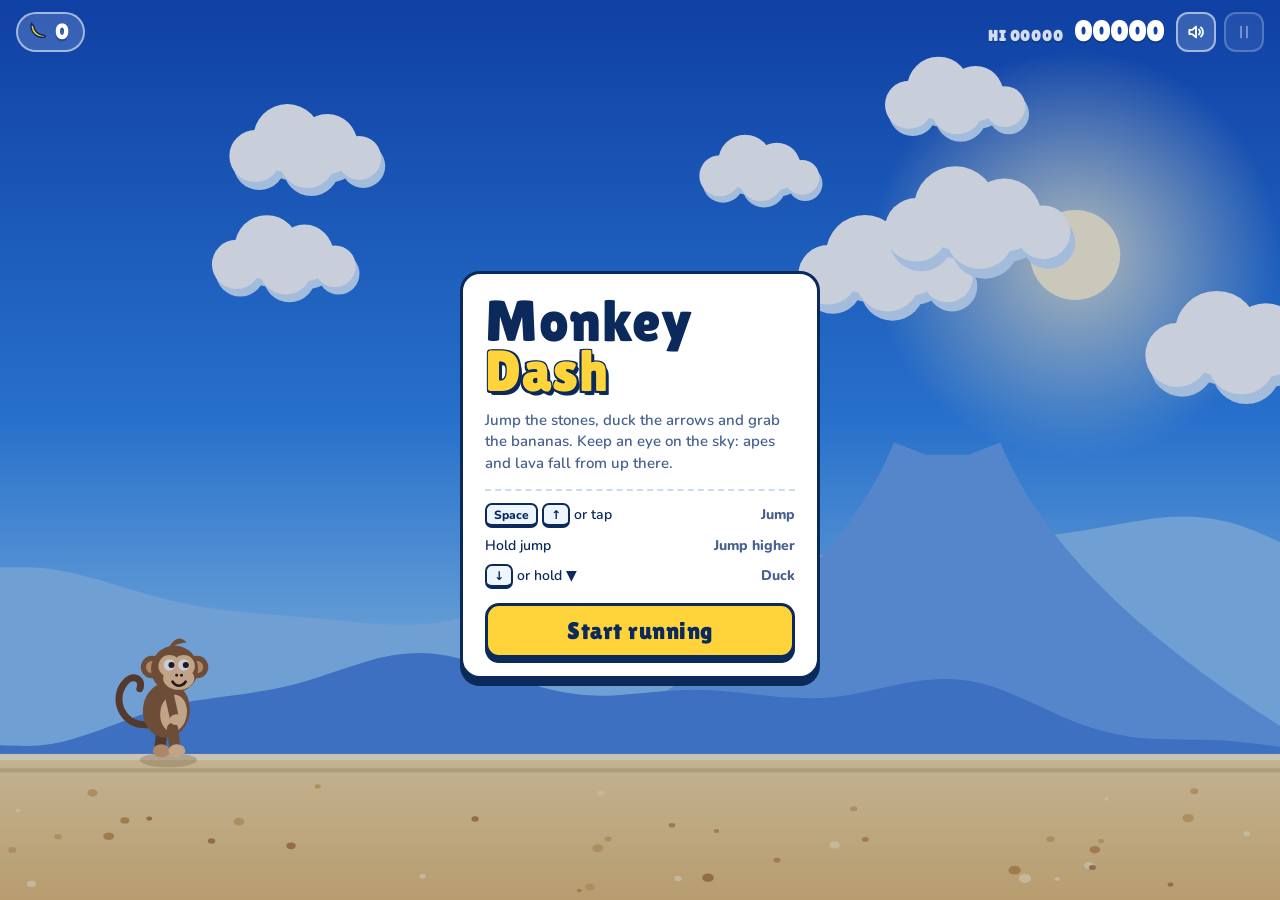
<file: site/monkey/2d/index.html>
<!doctype html>
<html lang="en">
<head>
<meta charset="utf-8">
<meta name="viewport" content="width=device-width, initial-scale=1, viewport-fit=cover">
<title>Monkey Dash</title>
<meta name="claude:viewport-fit-sides" content="cover">
<meta name="description" content="A monkey runs across a volcanic beach, jumping stones while apes and lava fall from the sky.">
<link rel="preconnect" href="https://fonts.googleapis.com">
<link rel="preconnect" href="https://fonts.gstatic.com" crossorigin>
<link rel="stylesheet" href="https://fonts.googleapis.com/css2?family=Lilita+One&family=Nunito:wght@600;800&display=swap">
<style>
/* Layout: one full-bleed canvas; HUD pinned to the top edge; sticker-style cards over the sky */
:root {
  --sky-deep: #0f4fc4;
  --ink: #0b2a5b;
  --muted: #47618f;
  --paper: #ffffff;
  --paper-2: #edf5ff;
  --line: #c9dcf5;
  --banana: #ffd43b;
  --lava-ink: #e2430e;
  --glass: rgba(255, 255, 255, 0.16);
  --glass-hover: rgba(255, 255, 255, 0.26);
  --glass-line: rgba(255, 255, 255, 0.55);
  --shade: rgba(11, 42, 91, 0.45);
  --veil: rgba(9, 34, 92, 0.22);
  --display: "Lilita One", "Arial Rounded MT Bold", "Trebuchet MS", system-ui, sans-serif;
  --body: "Nunito", "Segoe UI", system-ui, -apple-system, sans-serif;
  color-scheme: light;
}
*, *::before, *::after { box-sizing: border-box; }
[hidden] { display: none !important; }
html, body { height: 100%; }
body {
  margin: 0;
  background: var(--sky-deep);
  color: var(--paper);
  font: 600 15px/1.45 var(--body);
  overflow: hidden;
  overscroll-behavior: none;
  -webkit-user-select: none;
  user-select: none;
  -webkit-tap-highlight-color: transparent;
}
#game { position: fixed; inset: 0; touch-action: none; }
#c { display: block; width: 100%; height: 100%; }

.hud {
  position: absolute; top: 0; left: 0; right: 0; z-index: 3;
  display: flex; justify-content: space-between; align-items: center; gap: 12px;
  padding-top: calc(12px + env(safe-area-inset-top, 0px));
  padding-left: max(16px, env(safe-area-inset-left, 0px));
  padding-right: max(16px, env(safe-area-inset-right, 0px));
  pointer-events: none;
}
.hud-right { display: flex; align-items: center; gap: 8px; }
.pill {
  display: inline-flex; align-items: center; gap: 6px; height: 40px; padding: 0 14px 0 9px;
  border-radius: 999px; background: var(--glass); border: 2px solid var(--glass-line);
  font: 22px/1 var(--display); color: var(--paper); text-shadow: 0 2px 0 var(--shade);
  font-variant-numeric: tabular-nums;
}
.pill svg { width: 22px; height: 22px; }
.banana-fill { fill: var(--banana); stroke: var(--ink); }
.scores {
  display: flex; align-items: baseline; gap: 10px; margin-right: 4px;
  font-family: var(--display); color: var(--paper); text-shadow: 0 2px 0 var(--shade);
  font-variant-numeric: tabular-nums;
}
.hi { font-size: 15px; letter-spacing: 0.06em; opacity: 0.82; }
.now { display: inline-block; font-size: 28px; line-height: 1; transform-origin: 50% 70%; }
.now.flash { animation: flash 0.6s ease-out; }
@keyframes flash { 0% { transform: scale(1.3); color: var(--banana); } 100% { transform: none; color: var(--paper); } }
.icon-btn {
  pointer-events: auto; width: 40px; height: 40px; padding: 0; display: grid; place-items: center;
  border-radius: 12px; background: var(--glass); border: 2px solid var(--glass-line); color: var(--paper);
  cursor: pointer;
}
.icon-btn svg { width: 20px; height: 20px; fill: none; stroke: currentColor; stroke-width: 2.2; stroke-linecap: round; stroke-linejoin: round; }
.icon-btn:hover { background: var(--glass-hover); }
.icon-btn:disabled { opacity: 0.45; cursor: default; }
.icon-btn:focus-visible, .go:focus-visible { outline: 3px solid var(--banana); outline-offset: 2px; }

.overlay {
  position: absolute; inset: 0; z-index: 2; overflow-y: auto;
  display: grid; place-items: center;
  padding-block: calc(66px + env(safe-area-inset-top, 0px)) calc(16px + env(safe-area-inset-bottom, 0px));
  padding-left: max(16px, env(safe-area-inset-left, 0px));
  padding-right: max(16px, env(safe-area-inset-right, 0px));
  background: var(--veil); cursor: pointer;
}
.card {
  width: 100%; max-width: 360px; display: grid; gap: 14px;
  padding: 22px 22px 18px; border: 3px solid var(--ink); border-radius: 20px;
  background: var(--paper); color: var(--ink); box-shadow: 0 7px 0 var(--ink);
}
.logo { margin: 0; font: 58px/0.86 var(--display); letter-spacing: 0.01em; color: var(--ink); }
.logo span {
  display: block; color: var(--banana);
  text-shadow: 3px 4px 0 var(--ink), -1.5px -1.5px 0 var(--ink), 1.5px -1.5px 0 var(--ink), -1.5px 1.5px 0 var(--ink), 1.5px 1.5px 0 var(--ink);
}
.lede { margin: 0; color: var(--muted); font-size: 15px; text-wrap: pretty; }
.keys {
  list-style: none; margin: 0; padding: 12px 0 0; display: grid; gap: 8px;
  border-top: 2px dashed var(--line); font-size: 14px;
}
.keys li { display: flex; justify-content: space-between; align-items: center; gap: 12px; }
.keys li > span:first-child { display: inline-flex; flex-wrap: wrap; align-items: center; gap: 4px; color: var(--ink); }
.keys li > span:last-child { color: var(--muted); font-weight: 800; text-align: right; }
kbd {
  font: 800 12px/1 var(--body); padding: 4px 7px 3px; border: 2px solid var(--ink); border-bottom-width: 4px;
  border-radius: 7px; background: var(--paper-2); color: var(--ink);
}
.go {
  appearance: none; width: 100%; padding: 13px 16px 12px; cursor: pointer;
  font: 24px/1 var(--display); letter-spacing: 0.02em; color: var(--ink);
  background: var(--banana); border: 3px solid var(--ink); border-radius: 14px; box-shadow: 0 5px 0 var(--ink);
  transition: transform 0.08s, box-shadow 0.08s;
}
.go:active { transform: translateY(4px); box-shadow: 0 1px 0 var(--ink); }
.hint { margin: -4px 0 0; text-align: center; color: var(--muted); font-size: 13px; }
.eyebrow { margin: 0; font: 800 12px/1 var(--body); letter-spacing: 0.12em; text-transform: uppercase; color: var(--muted); }
.cause { margin: -4px 0 0; font: 50px/0.95 var(--display); color: var(--lava-ink); text-wrap: balance; }
.cause.calm { color: var(--ink); }
.stats { margin: 0; display: grid; grid-template-columns: repeat(3, minmax(0, 1fr)); gap: 8px; }
.stats div { min-width: 0; padding: 8px 10px; border: 2px solid var(--line); border-radius: 12px; background: var(--paper-2); }
.stats dt { font: 800 11px/1 var(--body); letter-spacing: 0.1em; text-transform: uppercase; color: var(--muted); }
.stats dd { margin: 5px 0 0; font: 26px/1 var(--display); color: var(--ink); font-variant-numeric: tabular-nums; }
.badge {
  justify-self: start; margin: -4px 0 0; padding: 5px 10px 4px; transform: rotate(-2deg);
  font: 16px/1 var(--display); letter-spacing: 0.03em; color: var(--ink);
  background: var(--banana); border: 2px solid var(--ink); border-radius: 8px;
}

@media (max-height: 540px) {
  .overlay { padding-top: calc(60px + env(safe-area-inset-top, 0px)); }
  .card { gap: 10px; padding: 16px 18px 14px; }
  .logo { font-size: 40px; }
  .logo span { display: inline; }
  .card .lede { display: none; }
  .cause { font-size: 38px; }
}
/* On-screen buttons for touch screens, shown only while running. */
.pads {
  position: absolute; z-index: 3; left: 0; right: 0;
  bottom: calc(14px + env(safe-area-inset-bottom, 0px));
  padding-left: max(14px, env(safe-area-inset-left, 0px));
  padding-right: max(14px, env(safe-area-inset-right, 0px));
  display: flex; justify-content: space-between; align-items: flex-end;
  pointer-events: none;
}
.pad-group { display: flex; align-items: flex-end; gap: 10px; }
.pad {
  appearance: none; pointer-events: auto; touch-action: none;
  width: 62px; height: 62px; padding: 0; border-radius: 50%;
  display: grid; place-items: center; color: var(--paper);
  background: rgba(11, 42, 91, 0.4); border: 2px solid var(--glass-line);
  -webkit-backdrop-filter: blur(6px); backdrop-filter: blur(6px);
  transition: transform 0.06s ease, background-color 0.06s ease;
}
.pad svg { width: 28px; height: 28px; fill: none; stroke: currentColor; stroke-width: 3.2; stroke-linecap: round; stroke-linejoin: round; }
.pad.on { transform: scale(0.9); background: rgba(255, 255, 255, 0.35); }
.pad.jump { width: 78px; height: 78px; color: var(--ink); background: var(--banana); border-color: var(--ink); box-shadow: 0 4px 0 var(--ink); }
.pad.jump.on { background: #ffe680; box-shadow: 0 1px 0 var(--ink); }

@media (prefers-reduced-motion: reduce) {
  .now.flash { animation: none; }
  .go { transition: none; }
}
</style>
</head>
<body>
<div id="game">
  <canvas id="c" role="img" aria-label="Monkey Dash. Press Space or tap to jump."></canvas>

  <header class="hud">
    <div class="pill" title="Bananas">
      <svg viewBox="0 0 24 24" aria-hidden="true"><path class="banana-fill" stroke-width="1.6" stroke-linejoin="round" d="M4.2 6.2c1 7 6 11.8 13.8 11.8 1.2 0 2-.5 2-1.2 0-.6-.6-.9-1.4-1-6.6-.8-10.4-4.6-11.4-10.2C7 4.7 6.4 4 5.6 4c-.9 0-1.5.9-1.4 2.2Z"/><path d="M5.4 4.3 5 2.6" stroke="#0b2a5b" stroke-width="1.8" stroke-linecap="round"/></svg>
      <span id="bananas" aria-label="Bananas">0</span>
    </div>
    <div class="hud-right">
      <div class="scores">
        <span class="hi">HI <span id="best">00000</span></span>
        <span class="now" id="score" aria-label="Score">00000</span>
      </div>
      <button class="icon-btn" id="btn-sound" type="button" aria-label="Mute" aria-pressed="false">
        <svg viewBox="0 0 24 24" aria-hidden="true"><path d="M4 9.5h3.5L12 5.5v13l-4.5-4H4z"/><g id="snd-on"><path d="M15.5 9a4 4 0 0 1 0 6"/><path d="M18 6.5a7.5 7.5 0 0 1 0 11"/></g><g id="snd-off" hidden><path d="m16 9.5 5 5M21 9.5l-5 5"/></g></svg>
      </button>
      <button class="icon-btn" id="btn-pause" type="button" aria-label="Pause" disabled>
        <svg viewBox="0 0 24 24" aria-hidden="true"><g id="ico-pause"><path d="M8.5 5.5v13M15.5 5.5v13"/></g><g id="ico-play" hidden><path d="M8 5.5v13l10-6.5z"/></g></svg>
      </button>
    </div>
  </header>

  <div class="overlay" id="overlay">
    <section class="card" id="card-title" aria-labelledby="logo">
      <h1 class="logo" id="logo">Monkey <span>Dash</span></h1>
      <p class="lede">Jump the stones, duck the arrows and grab the bananas. Keep an eye on the sky: apes and lava fall from up there.</p>
      <ul class="keys">
        <li><span><kbd>Space</kbd><kbd>↑</kbd> or tap</span><span>Jump</span></li>
        <li><span>Hold jump</span><span>Jump higher</span></li>
        <li><span><kbd>↓</kbd> or hold ▼</span><span>Duck</span></li>
      </ul>
      <button class="go" id="btn-start" type="button">Start running</button>
    </section>

    <section class="card" id="card-over" aria-live="polite" hidden>
      <p class="eyebrow">Game over</p>
      <h2 class="cause" id="over-title">Bonk!</h2>
      <p class="lede" id="over-sub">You tripped over a stone.</p>
      <dl class="stats">
        <div><dt>Score</dt><dd id="over-score">0</dd></div>
        <div><dt>Best</dt><dd id="over-best">0</dd></div>
        <div><dt>Bananas</dt><dd id="over-bananas">0</dd></div>
      </dl>
      <p class="badge" id="over-new" hidden>New best!</p>
      <button class="go" id="btn-again" type="button">Run again</button>
      <p class="hint" id="hint-over">or press Space</p>
    </section>

    <section class="card" id="card-paused" hidden>
      <h2 class="cause calm">Paused</h2>
      <button class="go" id="btn-resume" type="button">Keep running</button>
      <p class="hint" id="hint-paused">or press P</p>
    </section>
  </div>

  <div class="pads" id="pads" hidden>
    <button class="pad" id="pad-duck" type="button" aria-label="Duck"><svg viewBox="0 0 24 24" aria-hidden="true"><path d="M6 9l6 6 6-6"/></svg></button>
    <button class="pad jump" id="pad-jump" type="button" aria-label="Jump"><svg viewBox="0 0 24 24" aria-hidden="true"><path d="M6 15l6-6 6 6"/></svg></button>
  </div>
</div>

<script>
(() => {
  'use strict';

  // ---------- helpers ----------
  const TAU = Math.PI * 2;
  const clamp = (v, a, b) => (v < a ? a : v > b ? b : v);
  const lerp = (a, b, t) => a + (b - a) * t;
  const rand = (a, b) => a + Math.random() * (b - a);
  const pick = (arr) => arr[(Math.random() * arr.length) | 0];
  const pad = (n) => String(n).padStart(5, '0');
  function pickWeighted(list) {
    let total = 0;
    for (const [, w] of list) total += w;
    let r = Math.random() * total;
    for (const [v, w] of list) if ((r -= w) <= 0) return v;
    return list[list.length - 1][0];
  }
  function circleRect(cx, cy, r, b) {
    const dx = cx - clamp(cx, b.l, b.r), dy = cy - clamp(cy, b.t, b.b);
    return dx * dx + dy * dy < r * r;
  }
  const store = {
    get(k, d) { try { const v = localStorage.getItem(k); return v == null ? d : JSON.parse(v); } catch { return d; } },
    set(k, v) { try { localStorage.setItem(k, JSON.stringify(v)); } catch { /* storage unavailable */ } },
  };
  const BEST_KEY = 'monkey-dash-2d:best', MUTE_KEY = 'monkey-dash-2d:muted';

  // ---------- tuning ----------
  const START_SPEED = 330, MAX_SPEED = 800, ACCEL = 6;
  const GRAVITY = 2600, JUMP_V = 880;
  const APE_AT = 120, ARROW_AT = 200, LAVA_AT = 300;
  const ARROW_H = 44, ARROW_EXTRA = 220, ARROW_LEN = 34;
  const FALL = {
    ape: { g: 950, v0: 40, r: 25, y0: -80 },
    drop: { g: 1250, v0: 90, r: 10, y0: -40 },
  };
  const CAUSES = {
    stone: ['Bonk!', 'You tripped over a stone.'],
    apeFall: ['Squashed!', 'An ape landed right on you.'],
    apeSit: ['Oof!', 'You ran into a dizzy ape.'],
    drop: ['Toasty!', 'A lava drop hit you.'],
    pool: ['Hot feet!', 'You stepped in lava.'],
    arrow: ['Zing!', 'An arrow got you. Press ↓ to duck.'],
  };

  // ---------- time of day ----------
  // One day passes every CYCLE points: morning, midday, golden hour, sunset, dusk,
  // night (stars, moon, then an aurora at its deepest), dawn, and morning again.
  const hex = (h) => [parseInt(h.slice(1, 3), 16), parseInt(h.slice(3, 5), 16), parseInt(h.slice(5, 7), 16)];
  const rgb = (c) => `rgb(${c[0] | 0},${c[1] | 0},${c[2] | 0})`;
  const rgba = (c, a) => `rgba(${c[0] | 0},${c[1] | 0},${c[2] | 0},${a})`;
  const MORNING = {
    at: 0, top: '#1149b8', mid: '#2f86ea', low: '#a8e0ff',
    sun: '#fff7d6', sunGlow: '#fff8d6', sunE: 0.78, sunX: 0.84, sunR: 22,
    moon: 0, moonE: 0.3, stars: 0, aurora: 0,
    cloud: '#ffffff', cloudShade: '#cee8ff',
    far: '#8cc2f5', volcano: '#6aa3ea', near: '#4b86dc',
    sandTop: '#f7dca0', sandBot: '#e8bf74', lip: '#fff0c9',
    wash: '#141e58', washA: 0, glow: 0, rim: 0,
  };
  const NIGHT = {
    at: 1500, top: '#040922', mid: '#0b1846', low: '#1f2f68',
    sun: '#ffb070', sunGlow: '#ff6a5a', sunE: -0.6, sunX: 0.4, sunR: 28,
    moon: 1, moonE: 0.66, stars: 1, aurora: 0.25,
    cloud: '#34446f', cloudShade: '#222c52',
    far: '#22325f', volcano: '#1b2856', near: '#131d44',
    sandTop: '#454a72', sandBot: '#2e3254', lip: '#5a6090',
    wash: '#141e58', washA: 0.32, glow: 1, rim: 1,
  };
  const CYCLE = 3000;
  const DAY = [
    MORNING,
    { ...MORNING, at: 300, top: '#0a3ca6', mid: '#1e76e0', low: '#92d6ff', sun: '#fffdf0', sunGlow: '#fffbe8', sunE: 0.95, sunX: 0.68, sunR: 21,
      cloudShade: '#d4ebff', far: '#80b9f2', volcano: '#5d97e5', near: '#3f7bd5', sandTop: '#f9e1a6', sandBot: '#ebc47c', lip: '#fff3d2' },
    { ...MORNING, at: 600, top: '#1f4fae', mid: '#5d93d6', low: '#ffd59a', sun: '#fff0b8', sunGlow: '#ffd27a', sunE: 0.42, sunX: 0.55, sunR: 24,
      cloud: '#fff3df', cloudShade: '#f0c193', far: '#a7b6d6', volcano: '#8091c2', near: '#5e72b5',
      sandTop: '#f6cf8c', sandBot: '#e0a862', lip: '#ffe7bf', wash: '#ff8a3c', washA: 0.07, glow: 0.12 },
    { ...MORNING, at: 900, top: '#26357f', mid: '#b8558a', low: '#ff9248', sun: '#ffdc96', sunGlow: '#ff8a3c', sunE: 0.04, sunX: 0.44, sunR: 28,
      cloud: '#ffc4a0', cloudShade: '#b8648a', far: '#a06c9a', volcano: '#7a5893', near: '#574888',
      sandTop: '#e7aa76', sandBot: '#c4845a', lip: '#f6c79a', wash: '#ff6a3c', washA: 0.13, glow: 0.35, rim: 0.1 },
    { ...NIGHT, at: 1200, top: '#121a50', mid: '#47388a', low: '#c96a8c', sunE: -0.3, moon: 0.55, moonE: 0.4, stars: 0.35, aurora: 0,
      cloud: '#8a78b4', cloudShade: '#54448a', far: '#5a4c8c', volcano: '#443d7c', near: '#312e68',
      sandTop: '#a98680', sandBot: '#7c6370', lip: '#c09a94', wash: '#2e2f7e', washA: 0.22, glow: 0.65, rim: 0.5 },
    NIGHT,
    { ...NIGHT, at: 2200, mid: '#0d1c52', aurora: 0.9 },
    { ...MORNING, at: 2600, top: '#1c2e76', mid: '#7868a6', low: '#ffb088', sun: '#ffe2b8', sunGlow: '#ff9a70', sunE: 0.02, sunX: 0.86, sunR: 27,
      moon: 0.25, moonE: 0.86, stars: 0.15, cloud: '#ffd4c0', cloudShade: '#a487b6', far: '#8b8ec0', volcano: '#6b72ac', near: '#4d589a',
      sandTop: '#e2bd98', sandBot: '#bd9476', lip: '#f4d8bc', wash: '#ff8a7a', washA: 0.08, glow: 0.35, rim: 0.2 },
    { ...MORNING, at: CYCLE },
  ].map((k) => Object.fromEntries(Object.entries(k).map(([key, v]) => [key, typeof v === 'string' ? hex(v) : v])));
  const SKY_KEYS = Object.keys(MORNING).filter((k) => k !== 'at');
  function skyAt(phase) {
    const p = ((phase % CYCLE) + CYCLE) % CYCLE;
    let i = 0;
    while (i < DAY.length - 2 && DAY[i + 1].at <= p) i++;
    const a = DAY[i], b = DAY[i + 1];
    let t = clamp((p - a.at) / (b.at - a.at), 0, 1);
    t = t * t * (3 - 2 * t);
    const out = {};
    for (const k of SKY_KEYS) {
      const va = a[k], vb = b[k];
      out[k] = Array.isArray(va) ? [lerp(va[0], vb[0], t), lerp(va[1], vb[1], t), lerp(va[2], vb[2], t)] : lerp(va, vb, t);
    }
    return out;
  }
  const MK = { fur: '#8a5a2e', furD: '#68411f', skin: '#f4c993', skinD: '#dca46c', ink: '#2a1608' };
  const AP = { fur: '#383b48', furD: '#252731', face: '#b09a8a', chest: '#565b6e', ink: '#1a1012' };
  const STONES = [
    { top: '#aab4c5', bot: '#68738a', line: '#48526a' },
    { top: '#b8b0a4', bot: '#7a7267', line: '#57504a' },
  ];
  const FX = {
    dust: { colors: ['#f1d391', '#e3bd73', '#fff0c4'], spread: 130, up: [40, 170], life: 0.5, r: [2, 4.5], g: 520 },
    splash: { colors: ['#ffcf3f', '#ff8a1a', '#ff5a1f'], spread: 170, up: [130, 320], life: 0.6, r: [1.8, 3.6], g: 900 },
    sparkle: { colors: ['#fff3a0', '#ffd43b', '#ffffff'], spread: 120, up: [40, 150], life: 0.5, r: [1.5, 3], g: 200 },
    stars: { colors: ['#ffe14d', '#fff3a0'], spread: 150, up: [80, 220], life: 0.7, r: [3, 5], g: 400, star: true },
    smoke: { colors: ['rgba(60,60,72,0.55)', 'rgba(100,100,112,0.5)'], spread: 40, up: [30, 90], life: 0.9, r: [4, 8], g: -40, grow: 10 },
  };

  // ---------- dom ----------
  const $ = (id) => document.getElementById(id);
  const game = $('game'), canvas = $('c'), mainCtx = canvas.getContext('2d');
  // Ground sprites get their own layer at dusk and night so they can be tinted without tinting the sky.
  const fg = document.createElement('canvas'), fgCtx = fg.getContext('2d');
  let ctx = mainCtx;
  const ui = {
    score: $('score'), best: $('best'), bananas: $('bananas'), overlay: $('overlay'),
    cards: { title: $('card-title'), over: $('card-over'), paused: $('card-paused') },
    overTitle: $('over-title'), overSub: $('over-sub'), overScore: $('over-score'),
    overBest: $('over-best'), overBananas: $('over-bananas'), overNew: $('over-new'),
    sound: $('btn-sound'), pause: $('btn-pause'),
  };
  const reduceMotion = matchMedia('(prefers-reduced-motion: reduce)').matches;

  // ---------- audio ----------
  const audio = (() => {
    let ac = null, master = null, noiseBuf = null;
    let muted = !!store.get(MUTE_KEY, false);
    function unlock() {
      if (ac) { if (ac.state === 'suspended') ac.resume(); return; }
      const AC = window.AudioContext || window.webkitAudioContext;
      if (!AC) return;
      try {
        ac = new AC();
        master = ac.createGain();
        master.gain.value = muted ? 0 : 0.5;
        master.connect(ac.destination);
      } catch { ac = null; }
    }
    function tone(f0, f1, dur, type, vol, delay = 0) {
      if (!ac || muted) return;
      const t = ac.currentTime + delay;
      const o = ac.createOscillator(), g = ac.createGain();
      o.type = type;
      o.frequency.setValueAtTime(f0, t);
      if (f1 !== f0) o.frequency.exponentialRampToValueAtTime(f1, t + dur);
      g.gain.setValueAtTime(0.0001, t);
      g.gain.exponentialRampToValueAtTime(vol, t + 0.012);
      g.gain.exponentialRampToValueAtTime(0.0001, t + dur);
      o.connect(g).connect(master);
      o.start(t);
      o.stop(t + dur + 0.03);
    }
    function noise(dur, vol, freq, type = 'lowpass', delay = 0) {
      if (!ac || muted) return;
      if (!noiseBuf) {
        noiseBuf = ac.createBuffer(1, ac.sampleRate, ac.sampleRate);
        const d = noiseBuf.getChannelData(0);
        for (let i = 0; i < d.length; i++) d[i] = Math.random() * 2 - 1;
      }
      const t = ac.currentTime + delay;
      const s = ac.createBufferSource(), f = ac.createBiquadFilter(), g = ac.createGain();
      s.buffer = noiseBuf;
      f.type = type;
      f.frequency.value = freq;
      g.gain.setValueAtTime(vol, t);
      g.gain.exponentialRampToValueAtTime(0.0001, t + dur);
      s.connect(f).connect(g).connect(master);
      s.start(t);
      s.stop(t + dur);
    }
    return {
      unlock,
      get muted() { return muted; },
      setMuted(v) {
        muted = v;
        store.set(MUTE_KEY, v);
        if (master) master.gain.value = v ? 0 : 0.5;
      },
      jump() { tone(420, 760, 0.14, 'triangle', 0.22); },
      banana() { tone(988, 988, 0.08, 'sine', 0.18); tone(1480, 1480, 0.14, 'sine', 0.16, 0.07); },
      whistle(d) { tone(1500, 480, d, 'sine', 0.05); },
      thud() { tone(160, 50, 0.3, 'sine', 0.5); noise(0.18, 0.25, 500); },
      sizzle() { noise(0.4, 0.14, 2500, 'highpass'); tone(300, 120, 0.15, 'sawtooth', 0.04); },
      rumble() { tone(70, 40, 0.9, 'sawtooth', 0.1); noise(0.8, 0.22, 220); },
      hit() { tone(520, 140, 0.35, 'square', 0.12); noise(0.12, 0.2, 1200); },
      over() {
        tone(392, 392, 0.16, 'triangle', 0.18, 0.05);
        tone(311, 311, 0.16, 'triangle', 0.18, 0.22);
        tone(262, 196, 0.34, 'triangle', 0.18, 0.39);
      },
      milestone() { tone(784, 784, 0.07, 'square', 0.06); tone(1175, 1175, 0.12, 'square', 0.06, 0.08); },
      creak() { tone(90, 150, 0.5, 'sawtooth', 0.035); },
      twang() { tone(190, 95, 0.2, 'triangle', 0.25); noise(0.3, 0.07, 2600, 'bandpass'); },
    };
  })();

  // ---------- view ----------
  let W = 800, H = 440, scale = 1, dpr = 1, groundY = 370, monkeyX = 100;
  const RIDGE_STEP = 24;
  const STARS = Array.from({ length: 150 }, () => ({
    x: Math.random(), y: Math.pow(Math.random(), 1.3) * 0.8, r: rand(0.6, 1.6), tw: rand(0, TAU), sp: rand(1, 3),
  }));
  function makeRidge(n, harmonics) {
    const phases = harmonics.map(() => rand(0, TAU));
    const out = new Float32Array(n);
    for (let i = 0; i < n; i++) {
      let v = 0;
      harmonics.forEach(([k, a], j) => { v += a * Math.sin((TAU * k * i) / n + phases[j]); });
      out[i] = v;
    }
    return out;
  }
  const farRidge = makeRidge(80, [[1, 26], [3, 18], [7, 9], [13, 4]]);
  const nearRidge = makeRidge(60, [[2, 14], [5, 10], [11, 5]]);
  const pebbles = Array.from({ length: 46 }, () => ({
    x: rand(0, 760), fy: Math.random(), r: rand(0.8, 2.2), c: pick(['#d9ad62', '#c9944a', '#f6e2b0', '#b98242']),
  }));
  let clouds = [];

  function resize() {
    const cw = game.clientWidth || innerWidth, ch = game.clientHeight || innerHeight;
    dpr = Math.min(window.devicePixelRatio || 1, 2.5);
    scale = ch / 440;
    const w = cw / scale;
    if (w > 960) scale = cw / 960;
    else if (w < 560) scale = cw / 560;
    const oldGround = groundY;
    W = cw / scale;
    H = ch / scale;
    // On touch screens keep enough sand below the ground line for the buttons.
    groundY = H - clamp(H * 0.16, matchMedia('(pointer: coarse)').matches ? 104 : 60, 300);
    monkeyX = clamp(W * 0.13, 70, 120);
    fg.width = canvas.width = Math.round(cw * dpr);
    fg.height = canvas.height = Math.round(ch * dpr);
    for (const o of things) if (o.y != null) o.y += groundY - oldGround;
    if (!clouds.length) {
      clouds = Array.from({ length: 7 }, () => newCloud(rand(0, W)));
    } else {
      for (const c of clouds) c.y = clamp(c.y, 20, groundY * 0.55);
    }
  }
  function newCloud(x) {
    return { x, y: rand(0.08, 0.5) * groundY, s: rand(0.6, 1.3), d: rand(0.35, 1) };
  }

  // ---------- state ----------
  let state = 'title'; // title | run | dying | over | paused
  let stateT = 0, clock = 0, speed = 0, dist = 0, bonus = 0, bananas = 0, shake = 0, heat = 0;
  let cause = 'stone', best = Number(store.get(BEST_KEY, 0)) || 0;
  let unlocked = { ape: false, arrow: false, lava: false }, milestone = 0, next = null, banner = null;
  let touchMode = matchMedia('(pointer: coarse)').matches;
  const things = [], parts = [], smoke = [], floaters = [];
  const monkey = { h: 0, vy: 0, onGround: true, phase: 0, squash: 0, rot: 0, spin: 0, flat: 0, dead: false, blinkT: 2, blink: 0, crouch: 0, ducking: false };
  const bow = { vis: 0, pull: 0, loaded: false, hold: 0 };
  let skyPhase = 0, sky = skyAt(0);
  const meteors = [], embers = [];
  const input = { held: false, down: false, buffer: 0 };

  const score = () => Math.floor(dist / 36) + bonus;

  function showCard(name) {
    $('hint-over').textContent = touchMode ? 'or tap anywhere' : 'or press Space';
    $('hint-paused').textContent = touchMode ? 'or tap anywhere' : 'or press P';
    ui.overlay.hidden = !name;
    for (const [k, el] of Object.entries(ui.cards)) el.hidden = k !== name;
  }
  function setState(s) {
    state = s;
    stateT = 0;
    ui.pause.disabled = !(s === 'run' || s === 'paused');
    document.getElementById('ico-pause').toggleAttribute('hidden', s === 'paused');
    document.getElementById('ico-play').toggleAttribute('hidden', s !== 'paused');
    ui.pause.setAttribute('aria-label', s === 'paused' ? 'Resume' : 'Pause');
  }

  function start() {
    speed = START_SPEED; dist = 0; bonus = 0; bananas = 0; shake = 0; milestone = 0;
    unlocked = { ape: false, arrow: false, lava: false };
    things.length = 0; parts.length = 0; floaters.length = 0;
    banner = null;
    Object.assign(monkey, { h: 0, vy: 0, onGround: true, squash: 0, rot: 0, spin: 0, flat: 0, dead: false, crouch: 0, ducking: false });
    Object.assign(bow, { vis: 0, pull: 0, loaded: false, hold: 0 });
    input.buffer = 0;
    next = { kind: 'stone', ...stoneSpec(), at: W + 140 };
    setState('run');
    showCard(null);
  }
  function pause() {
    if (state !== 'run') return;
    setState('paused');
    showCard('paused');
  }
  function resume() {
    if (state !== 'paused') return;
    setState('run');
    showCard(null);
    input.buffer = 0;
  }
  function die(c) {
    cause = c;
    setState('dying');
    const m = monkey;
    m.dead = true;
    shake = Math.max(shake, c === 'apeFall' ? 12 : 8);
    audio.hit();
    const feetY = groundY - m.h;
    if (c === 'apeFall') {
      m.flat = 0.01;
      m.vy = 0;
    } else {
      m.vy = 520;
      m.onGround = false;
      const air = (520 + Math.sqrt(520 * 520 + 2 * GRAVITY * m.h)) / GRAVITY;
      m.spin = (-Math.PI * 2.5) / air;
      m.rot = 0;
    }
    if (c === 'stone' || c === 'apeSit' || c === 'arrow') burst(monkeyX + 8, feetY - 46, 7, FX.stars);
    if (c === 'drop' || c === 'pool') burst(monkeyX, feetY - 24, 14, FX.smoke);
  }
  function gameOver() {
    const s = score();
    const isBest = s > best;
    if (isBest) { best = s; store.set(BEST_KEY, best); }
    const [title, sub] = CAUSES[cause];
    ui.overTitle.textContent = title;
    ui.overSub.textContent = cause === 'arrow' && touchMode ? 'An arrow got you. Hold ▼ to duck.' : sub;
    ui.overScore.textContent = s;
    ui.overBest.textContent = best;
    ui.overBananas.textContent = bananas;
    ui.overNew.hidden = !isBest;
    setState('over');
    showCard('over');
    audio.over();
  }

  // ---------- spawning ----------
  function fallTime(kind) {
    const P = FALL[kind];
    const dy = groundY - P.r - P.y0;
    return (-P.v0 + Math.sqrt(P.v0 * P.v0 + 2 * P.g * dy)) / P.g;
  }
  function makeStone(w, h) {
    const n = 9, pts = [];
    for (let i = 0; i <= n; i++) {
      const a = Math.PI + (i / n) * Math.PI;
      const rx = (w / 2) * (i === 0 || i === n ? 1 : rand(0.86, 1.04));
      const ry = h * rand(0.84, 1.0);
      pts.push([Math.cos(a) * rx, Math.sin(a) * ry]);
    }
    return pts;
  }
  function stoneSpec() {
    const s = score();
    const opts = [[[[0, 28, 24]], 3], [[[0, 36, 32]], 3]];
    if (s > 80) opts.push([[[0, 30, 44]], 2], [[[-13, 30, 30], [13, 26, 22]], 2]);
    if (s > 400) opts.push([[[0, 54, 40]], 1.5], [[[-22, 26, 22], [0, 30, 36], [22, 24, 20]], 1.5]);
    const shade = pick(STONES);
    const stoneParts = pickWeighted(opts).map(([dx, w, h]) => ({ dx, w, h, pts: makeStone(w, h), shade }));
    const left = Math.min(...stoneParts.map((p) => p.dx - p.w / 2));
    const right = Math.max(...stoneParts.map((p) => p.dx + p.w / 2));
    return { parts: stoneParts, w: right - left };
  }
  function addBanana(x, h) {
    things.push({ kind: 'banana', x, h, t: 0, seed: rand(0, TAU) });
  }
  function addBananaRow(cx) {
    const high = Math.random() < 0.6;
    const h = high ? rand(85, 118) : 26;
    if (Math.random() < 0.35) {
      addBanana(cx - 28, h);
      addBanana(cx, high ? h + 12 : h);
      addBanana(cx + 28, h);
    } else addBanana(cx, h);
  }
  function planNext(prevRight) {
    const s = score();
    const pool = [['stone', 1]];
    const late = s > 700 ? 0.7 : 0.5;
    if (unlocked.ape) pool.push(['ape', unlocked.lava ? late : 0.55]);
    if (unlocked.arrow) pool.push(['arrow', 0.45]);
    if (unlocked.lava) pool.push(['drop', late]);
    const kind = pickWeighted(pool);
    const n = { kind };
    if (kind === 'stone') Object.assign(n, stoneSpec());
    else if (kind === 'arrow') {
      n.count = s > 600 && Math.random() < 0.35 ? 2 : 1;
      n.w = ARROW_LEN + (n.count - 1) * 80;
    } else n.w = kind === 'ape' ? 40 : rand(58, 92);
    const tight = lerp(1, 0.78, clamp(s / 1500, 0, 1));
    let gap = Math.max(290, speed * rand(0.95, 1.7) * tight);
    // Leave room to land from the previous jump before the arrow arrives.
    if (kind === 'arrow') gap = Math.max(gap, speed * 0.85 + 60);
    n.at = prevRight + gap + n.w / 2;
    if (kind === 'ape' || kind === 'drop') {
      // Land far enough ahead that there is time to react once it touches down.
      const minLand = Math.min(W - 40, monkeyX + 120 + speed * 0.45);
      n.land = Math.min(W - 20, rand(minLand, Math.max(minLand + 60, W * 0.9)));
      n.at = Math.max(n.at, n.land + speed * fallTime(kind) + 1);
    }
    if (Math.random() < 0.3) addBananaRow(prevRight + gap * 0.5);
    next = n;
  }
  // Arrows fly faster than the ground scrolls; fire them so they reach the
  // monkey at the same moment a stone placed in their slot would.
  const arrowStartX = () => W - 42;
  const arrowSpawnAt = () => monkeyX + ((arrowStartX() - monkeyX) * speed) / (speed + ARROW_EXTRA);
  function spawn(dx) {
    next.at -= dx;
    for (let i = 0; i < 4; i++) {
      const n = next;
      const ready = n.kind === 'stone' ? n.at <= W + 80
        : n.kind === 'arrow' ? n.at <= arrowSpawnAt()
        : n.at - speed * fallTime(n.kind) <= n.land;
      if (!ready) break;
      if (n.kind === 'arrow') {
        for (let k = 0; k < n.count; k++) things.push({ kind: 'arrow', x: arrowStartX() + k * 80, h: ARROW_H, t: 0 });
        Object.assign(bow, { loaded: false, pull: 0, hold: 0.35 });
        audio.twang();
      } else if (n.kind === 'stone') {
        things.push({ kind: 'stone', x: n.at, w: n.w, parts: n.parts, t: 0 });
        if (Math.random() < 0.2) addBanana(n.at, Math.max(...n.parts.map((p) => p.h)) + rand(48, 70));
      } else if (n.kind === 'ape') {
        const P = FALL.ape;
        things.push({ kind: 'ape', st: 'fall', x: n.at, y: P.y0, vy: P.v0, t: 0, seed: rand(0, 9), squash: 0 });
        audio.whistle(fallTime('ape'));
      } else {
        const P = FALL.drop;
        things.push({ kind: 'drop', x: n.at, y: P.y0, vy: P.v0, w: n.w, t: 0, seed: rand(0, 9) });
      }
      planNext(n.at + n.w / 2);
    }
  }

  // ---------- effects ----------
  function burst(x, y, n, fx) {
    for (let i = 0; i < n && parts.length < 420; i++) {
      const life = fx.life * rand(0.6, 1);
      parts.push({
        x, y, vx: rand(-1, 1) * fx.spread, vy: -rand(fx.up[0], fx.up[1]), g: fx.g,
        life, max: life, r: rand(fx.r[0], fx.r[1]), color: pick(fx.colors), star: !!fx.star, grow: fx.grow || 0,
      });
    }
  }
  function showBanner(text) { banner = { text, t: 0 }; }
  function flashScore() {
    ui.score.classList.remove('flash');
    void ui.score.offsetWidth;
    ui.score.classList.add('flash');
  }

  // ---------- update ----------
  function stepMonkey(dt) {
    const m = monkey;
    if (input.buffer > 0) input.buffer -= dt;
    if (m.onGround && input.buffer > 0) {
      m.vy = JUMP_V;
      m.onGround = false;
      input.buffer = 0;
      audio.jump();
      burst(monkeyX - 4, groundY, 5, FX.dust);
    }
    if (!m.onGround) {
      let g = GRAVITY;
      if (input.down) g *= 3;
      else if (m.vy > 0 && !input.held) g *= 2.2; // let go early for a short hop
      m.vy -= g * dt;
      m.h += m.vy * dt;
      if (m.h <= 0) {
        m.h = 0;
        m.vy = 0;
        m.onGround = true;
        m.squash = 1;
        burst(monkeyX, groundY, 6, FX.dust);
      }
    }
    m.ducking = m.onGround && input.down;
    m.crouch = m.ducking ? Math.min(1, m.crouch + dt * 18) : Math.max(0, m.crouch - dt * 14);
    m.phase += (speed * dt) / 30;
  }
  function stepBow(dt) {
    if (state === 'run' && next && next.kind === 'arrow') {
      const tts = (next.at - arrowSpawnAt()) / speed;
      if (tts < 0.6) {
        if (!bow.loaded) { bow.loaded = true; audio.creak(); }
        bow.pull = clamp(1 - tts / 0.6, 0, 1);
      }
    } else if (state !== 'run') bow.loaded = false;
    if (bow.hold > 0) bow.hold -= dt;
    bow.vis = bow.loaded || bow.hold > 0 ? Math.min(1, bow.vis + dt * 6) : Math.max(0, bow.vis - dt * 4);
  }
  function stepDying(dt) {
    const m = monkey;
    if (cause === 'apeFall') {
      m.flat = Math.min(1, m.flat + dt * 8);
      if (m.h > 0) {
        m.vy -= GRAVITY * dt;
        m.h = Math.max(0, m.h + m.vy * dt);
      }
    } else if (!m.onGround) {
      m.vy -= GRAVITY * dt;
      m.h += m.vy * dt;
      m.rot += m.spin * dt;
      if (m.h <= 0 && m.vy < 0) {
        m.h = 0;
        m.vy = 0;
        m.onGround = true;
        m.rot = -Math.PI * 2.5;
        m.squash = 1;
        burst(monkeyX, groundY, 8, FX.dust);
      }
    }
  }
  function landApe(o) {
    o.st = 'sit';
    o.y = groundY;
    o.squash = 1;
    shake = Math.max(shake, 7);
    audio.thud();
    burst(o.x, groundY, 16, FX.dust);
  }
  function landDrop(o) {
    o.kind = 'pool';
    o.grow = 0.15;
    o.bub = [];
    shake = Math.max(shake, 2);
    audio.sizzle();
    burst(o.x, groundY - 2, 14, FX.splash);
  }
  function stepThings(dt, dx) {
    for (let i = things.length - 1; i >= 0; i--) {
      const o = things[i];
      o.x -= dx;
      o.t += dt;
      if (o.kind === 'arrow') o.x -= ARROW_EXTRA * dt;
      else if (o.kind === 'ape') {
        if (o.st === 'fall') {
          o.vy += FALL.ape.g * dt;
          o.y += o.vy * dt;
          if (o.y + FALL.ape.r >= groundY) landApe(o);
        } else o.squash = Math.max(0, o.squash - dt * 3.5);
      } else if (o.kind === 'drop') {
        o.vy += FALL.drop.g * dt;
        o.y += o.vy * dt;
        if (Math.random() < dt * 40 && parts.length < 420) {
          parts.push({ x: o.x + rand(-4, 4), y: o.y - 6, vx: rand(-20, 20), vy: rand(-50, -10), g: -30, life: 0.45, max: 0.45, r: rand(1.2, 2.4), color: pick(['#ffb02e', '#ff7a1a', '#ffe27a']), star: false, grow: 0 });
        }
        if (o.y + FALL.drop.r >= groundY) landDrop(o);
      } else if (o.kind === 'pool') {
        o.grow = Math.min(1, o.grow + dt * 7);
        const hw = (o.w * o.grow) / 2;
        if (Math.random() < dt * 4) o.bub.push({ dx: rand(-hw * 0.7, hw * 0.7), r: rand(1.5, 3), t: 0, life: rand(0.4, 0.8) });
        for (let j = o.bub.length - 1; j >= 0; j--) {
          const b = o.bub[j];
          b.t += dt;
          if (b.t >= b.life) {
            o.bub.splice(j, 1);
            burst(o.x + b.dx, groundY - 6, 3, { ...FX.splash, spread: 50, up: [40, 110], life: 0.35, r: [1, 2] });
          }
        }
      }
      if (o.x < -160 || o.got) things.splice(i, 1);
    }
  }
  function collide() {
    const m = monkey, feetY = groundY - m.h;
    const mb = { l: monkeyX - 9, r: monkeyX + 11, t: feetY - (m.ducking ? 27 : 45), b: feetY - 3 };
    for (const o of things) {
      if (o.x < -80 || o.x > monkeyX + 140) continue;
      if (o.kind === 'stone') {
        for (const p of o.parts) {
          const cx = o.x + p.dx;
          if (mb.r > cx - p.w / 2 + 4 && mb.l < cx + p.w / 2 - 4 && mb.b > groundY - p.h * 0.92 + 3) return die('stone');
        }
      } else if (o.kind === 'ape') {
        if (o.st === 'fall') {
          if (circleRect(o.x, o.y - 4, 20, mb)) return die('apeFall');
        } else if (mb.r > o.x - 18 && mb.l < o.x + 18 && mb.b > groundY - 48 * (1 - o.squash * 0.3)) return die('apeSit');
      } else if (o.kind === 'arrow') {
        const ay = groundY - o.h;
        if (mb.r > o.x - 3 && mb.l < o.x + ARROW_LEN - 4 && mb.t < ay + 2.5 && mb.b > ay - 2.5) return die('arrow');
      } else if (o.kind === 'drop') {
        if (circleRect(o.x, o.y, 9, mb)) return die('drop');
      } else if (o.kind === 'pool') {
        const hw = (o.w * o.grow) / 2 - 8;
        if (m.h < 3 && hw > 0 && mb.r - 3 > o.x - hw && mb.l + 3 < o.x + hw) return die('pool');
      } else if (o.kind === 'banana') {
        if (circleRect(o.x, groundY - o.h, 13, mb)) {
          o.got = true;
          bananas++;
          bonus += 10;
          audio.banana();
          burst(o.x, groundY - o.h, 8, FX.sparkle);
          floaters.push({ x: o.x, y: groundY - o.h - 14, t: 0, text: '+10' });
        }
      }
    }
  }
  function progress() {
    const s = score();
    if (!unlocked.ape && s >= APE_AT) {
      unlocked.ape = true;
      showBanner('Look up! Apes are falling.');
    }
    if (!unlocked.arrow && s >= ARROW_AT) {
      unlocked.arrow = true;
      showBanner(touchMode ? 'Arrows! Hold ▼ to duck.' : 'Arrows! Press ↓ to duck.');
    }
    if (!unlocked.lava && s >= LAVA_AT) {
      unlocked.lava = true;
      showBanner('The volcano woke up!');
      audio.rumble();
      shake = Math.max(shake, 4);
    }
    const ms = Math.floor(s / 100);
    if (ms > milestone) {
      milestone = ms;
      audio.milestone();
      flashScore();
    }
  }
  function stepFx(dt, dx) {
    for (let i = parts.length - 1; i >= 0; i--) {
      const p = parts[i];
      p.vy += p.g * dt;
      p.x += p.vx * dt - dx;
      p.y += p.vy * dt;
      p.r += p.grow * dt;
      if ((p.life -= dt) <= 0) parts.splice(i, 1);
    }
    for (let i = floaters.length - 1; i >= 0; i--) {
      const f = floaters[i];
      f.t += dt;
      f.x -= dx * 0.5;
      f.y -= 40 * dt;
      if (f.t > 0.8) floaters.splice(i, 1);
    }
    const drift = 6 + (state === 'run' ? speed * 0.03 : 0);
    for (let i = 0; i < clouds.length; i++) {
      const c = clouds[i];
      c.x -= drift * c.d * dt;
      if (c.x < -60 * c.s) clouds[i] = newCloud(W + 60);
    }
    heat = unlocked.lava ? Math.min(1, heat + dt * 0.6) : Math.max(0, heat - dt * 0.4);
    if (heat > 0.05 && Math.random() < dt * 3 * heat) {
      smoke.push({ x: crater.x + rand(-6, 6), y: crater.y, r: rand(5, 9), life: 3, max: 3 });
    }
    for (let i = smoke.length - 1; i >= 0; i--) {
      const s = smoke[i];
      s.x -= (5 + (state === 'run' ? speed * 0.02 : 0)) * dt;
      s.y -= 16 * dt;
      s.r += 5 * dt;
      if ((s.life -= dt) <= 0) smoke.splice(i, 1);
    }
    if (sky.stars > 0.7 && Math.random() < dt * 0.12) {
      meteors.push({ x: rand(W * 0.35, W + 40), y: rand(16, groundY * 0.35), vx: -rand(420, 560), vy: rand(110, 190), life: 0.9 });
    }
    for (let i = meteors.length - 1; i >= 0; i--) {
      const m = meteors[i];
      m.x += m.vx * dt;
      m.y += m.vy * dt;
      if ((m.life -= dt) <= 0) meteors.splice(i, 1);
    }
    if (heat > 0.3 && sky.glow > 0.15 && Math.random() < dt * 8 * sky.glow * heat) {
      embers.push({ x: crater.x + rand(-5, 5), y: crater.y, vx: rand(-22, 22), vy: -rand(50, 110), life: 0, max: rand(0.9, 1.7) });
    }
    for (let i = embers.length - 1; i >= 0; i--) {
      const e = embers[i];
      e.vy += 45 * dt;
      e.x += (e.vx - (state === 'run' ? speed * 0.02 : 0)) * dt;
      e.y += e.vy * dt;
      if ((e.life += dt) > e.max) embers.splice(i, 1);
    }
    if (banner && (banner.t += dt) > 2.6) banner = null;
    shake = Math.max(0, shake - dt * 30);
  }
  function stepBlink(dt) {
    const m = monkey;
    if (m.blink > 0) m.blink -= dt;
    else if ((m.blinkT -= dt) <= 0) {
      m.blink = 0.12;
      m.blinkT = rand(2, 5);
    }
  }
  function update(dt) {
    if (state === 'paused') return;
    clock += dt;
    stateT += dt;
    skyPhase += ((state === 'title' ? 0 : score()) - skyPhase) * Math.min(1, dt * 1.5);
    let dx = 0;
    if (state === 'run') {
      speed = Math.min(MAX_SPEED, speed + ACCEL * dt);
      dx = speed * dt;
      dist += dx;
      stepMonkey(dt);
    } else if (state === 'dying') stepDying(dt);
    monkey.squash = Math.max(0, monkey.squash - dt * 6);
    stepBlink(dt);
    stepThings(dt, dx);
    if (state === 'run') {
      spawn(dx);
      collide();
      if (state === 'run') progress();
    }
    stepBow(dt);
    stepFx(dt, dx);
    if (state === 'dying' && stateT > 1.0) gameOver();
  }

  // ---------- drawing ----------
  const crater = { x: 0, y: 0 };
  function circle(x, y, r) { ctx.beginPath(); ctx.arc(x, y, r, 0, TAU); ctx.fill(); }
  function oval(x, y, rx, ry, rot = 0) { ctx.beginPath(); ctx.ellipse(x, y, rx, ry, rot, 0, TAU); ctx.fill(); }
  function limb(sx, sy, a, len, w, col, endCol, endR) {
    const ex = sx + Math.sin(a) * len, ey = sy + Math.cos(a) * len;
    ctx.strokeStyle = col;
    ctx.lineWidth = w;
    ctx.beginPath();
    ctx.moveTo(sx, sy);
    ctx.lineTo(ex, ey);
    ctx.stroke();
    ctx.fillStyle = endCol;
    oval(ex + 0.8, ey, endR * 1.3, endR);
  }
  function drawStar(x, y, r, color, rot = 0) {
    ctx.fillStyle = color;
    ctx.beginPath();
    for (let i = 0; i < 10; i++) {
      const a = rot + (i * Math.PI) / 5 - Math.PI / 2, rr = i % 2 ? r * 0.45 : r;
      ctx.lineTo(x + Math.cos(a) * rr, y + Math.sin(a) * rr);
    }
    ctx.closePath();
    ctx.fill();
  }

  function drawRidge(r, scroll, lift, color) {
    const n = r.length, tile = n * RIDGE_STEP;
    const off = ((scroll % tile) + tile) % tile;
    const i0 = Math.floor(off / RIDGE_STEP), frac = off - i0 * RIDGE_STEP;
    let px = -frac, py = groundY - lift - r[i0 % n];
    ctx.fillStyle = color;
    ctx.beginPath();
    ctx.moveTo(px, groundY + 2);
    ctx.lineTo(px, py);
    for (let k = 1; px <= W + RIDGE_STEP; k++) {
      const x = k * RIDGE_STEP - frac, y = groundY - lift - r[(i0 + k) % n];
      ctx.quadraticCurveTo(px, py, (px + x) / 2, (py + y) / 2);
      px = x;
      py = y;
    }
    ctx.lineTo(px, py);
    ctx.lineTo(px, groundY + 2);
    ctx.closePath();
    ctx.fill();
  }
  function drawVolcano() {
    const span = W + 900;
    const vx = ((((W * 0.74 + 450 - dist * 0.02) % span) + span) % span) - 450;
    const base = groundY + 2, h = Math.min(170, groundY * 0.42), bw = 190, tw = 26;
    crater.x = vx;
    crater.y = base - h + 4;
    ctx.fillStyle = rgb(sky.volcano);
    ctx.beginPath();
    ctx.moveTo(vx - bw, base);
    ctx.quadraticCurveTo(vx - bw * 0.3, base - h * 0.5, vx - tw, base - h);
    ctx.lineTo(vx - tw * 0.4, base - h + 6);
    ctx.lineTo(vx + tw * 0.4, base - h + 6);
    ctx.lineTo(vx + tw, base - h);
    ctx.quadraticCurveTo(vx + bw * 0.3, base - h * 0.5, vx + bw, base);
    ctx.closePath();
    ctx.fill();
    if (heat > 0.01) {
      ctx.save();
      ctx.globalAlpha = heat;
      const R = 60 + 55 * sky.glow;
      const g = ctx.createRadialGradient(vx, base - h + 4, 2, vx, base - h + 4, R);
      g.addColorStop(0, 'rgba(255,170,60,0.85)');
      g.addColorStop(1, 'rgba(255,90,20,0)');
      ctx.fillStyle = g;
      ctx.fillRect(vx - R, base - h + 4 - R, R * 2, R * 2);
      const top = base - h + 3;
      const flow = ctx.createLinearGradient(0, top, 0, top + 60);
      flow.addColorStop(0, '#ffd23f');
      flow.addColorStop(0.5, '#ff7a1a');
      flow.addColorStop(1, 'rgba(232,64,12,0)');
      ctx.fillStyle = flow;
      ctx.beginPath();
      ctx.moveTo(vx - 14, top);
      ctx.quadraticCurveTo(vx - 26, top + 26, vx - 22, top + 58);
      ctx.quadraticCurveTo(vx - 14, top + 30, vx - 2, top + 4);
      ctx.moveTo(vx + 4, top + 2);
      ctx.quadraticCurveTo(vx + 20, top + 20, vx + 30, top + 44);
      ctx.quadraticCurveTo(vx + 18, top + 22, vx + 14, top);
      ctx.fill();
      ctx.fillStyle = '#ffb02e';
      oval(vx, top + 1, tw * 0.75, 3.5);
      ctx.restore();
    }
    for (const s of smoke) {
      ctx.fillStyle = rgba(sky.cloud, 0.5 * (s.life / s.max));
      circle(s.x, s.y, s.r);
    }
    if (embers.length) {
      ctx.save();
      ctx.globalCompositeOperation = 'lighter';
      for (const e of embers) {
        ctx.fillStyle = `rgba(255,150,60,${0.9 * (1 - e.life / e.max)})`;
        circle(e.x, e.y, 1.6);
      }
      ctx.restore();
    }
  }
  const PUFFS = [[-26, 2, 13], [-10, -7, 17], [10, -4, 15], [26, 3, 11], [0, 4, 14]];
  function drawCloud(c) {
    ctx.save();
    ctx.translate(c.x, c.y);
    ctx.scale(c.s, c.s);
    ctx.fillStyle = rgb(sky.cloudShade);
    for (const [x, y, r] of PUFFS) circle(x + 2, y + 4, r);
    ctx.fillStyle = rgb(sky.cloud);
    for (const [x, y, r] of PUFFS) circle(x, y, r);
    ctx.restore();
  }
  const skyY = (e) => { const hz = groundY - 30; return hz - e * (hz - 64); };
  function drawSun() {
    const fade = clamp((sky.sunE + 0.28) / 0.28, 0, 1);
    if (fade <= 0) return;
    const x = W * sky.sunX, y = skyY(sky.sunE), r = sky.sunR;
    const R = 80 + 90 * clamp(1 - sky.sunE, 0, 1.3);
    const g = ctx.createRadialGradient(x, y, r * 0.5, x, y, R);
    g.addColorStop(0, rgba(sky.sunGlow, 0.75 * fade));
    g.addColorStop(1, rgba(sky.sunGlow, 0));
    ctx.fillStyle = g;
    ctx.fillRect(x - R, y - R, R * 2, R * 2);
    ctx.fillStyle = rgba(sky.sun, fade);
    circle(x, y, r);
  }
  function drawMoon(a) {
    const x = W * 0.2, y = skyY(sky.moonE);
    const g = ctx.createRadialGradient(x, y, 10, x, y, 90);
    g.addColorStop(0, `rgba(200,215,255,${0.28 * a})`);
    g.addColorStop(1, 'rgba(200,215,255,0)');
    ctx.fillStyle = g;
    ctx.fillRect(x - 90, y - 90, 180, 180);
    ctx.fillStyle = `rgba(246,242,228,${a})`;
    circle(x, y, 17);
    ctx.fillStyle = `rgba(206,202,190,${0.7 * a})`;
    circle(x - 5, y - 4, 4);
    circle(x + 6, y + 3, 3);
    circle(x - 1, y + 8, 2.4);
  }
  function drawStars(a) {
    for (const s of STARS) {
      const al = a * (1 - clamp((s.y - 0.5) / 0.3, 0, 1)) * (0.55 + 0.45 * Math.sin(clock * s.sp + s.tw));
      if (al < 0.02) continue;
      const x = (((s.x * W - dist * 0.004) % W) + W) % W;
      ctx.fillStyle = `rgba(255,252,236,${al})`;
      circle(x, s.y * groundY, s.r * 0.6);
    }
    ctx.lineCap = 'round';
    ctx.lineWidth = 1.6;
    for (const m of meteors) {
      const al = Math.min(1, m.life / 0.3) * a;
      const tx = m.x - m.vx * 0.14, ty = m.y - m.vy * 0.14;
      const g = ctx.createLinearGradient(m.x, m.y, tx, ty);
      g.addColorStop(0, `rgba(255,255,240,${al})`);
      g.addColorStop(1, 'rgba(255,255,240,0)');
      ctx.strokeStyle = g;
      ctx.beginPath();
      ctx.moveTo(m.x, m.y);
      ctx.lineTo(tx, ty);
      ctx.stroke();
    }
  }
  function drawAurora(a) {
    ctx.save();
    ctx.globalCompositeOperation = 'lighter';
    ctx.lineCap = 'round';
    ctx.lineJoin = 'round';
    const bands = [[0.2, '110,255,200', 0], [0.29, '120,170,255', 2.1], [0.15, '190,140,255', 4.2]];
    for (const [fy, col, ph] of bands) {
      const base = groundY * fy;
      for (const [w, al] of [[36, 0.045], [18, 0.06], [6, 0.09]]) {
        ctx.strokeStyle = `rgba(${col},${al * a})`;
        ctx.lineWidth = w;
        ctx.beginPath();
        for (let x = -24; x <= W + 24; x += 24) {
          const y = base + Math.sin(x * 0.006 + clock * 0.35 + ph) * 18 + Math.sin(x * 0.017 - clock * 0.5 + ph) * 7;
          if (x === -24) ctx.moveTo(x, y);
          else ctx.lineTo(x, y);
        }
        ctx.stroke();
      }
    }
    ctx.restore();
  }
  function drawBackdrop() {
    const g = ctx.createLinearGradient(0, 0, 0, groundY);
    g.addColorStop(0, rgb(sky.top));
    g.addColorStop(0.55, rgb(sky.mid));
    g.addColorStop(1, rgb(sky.low));
    ctx.fillStyle = g;
    ctx.fillRect(0, 0, W, groundY + 4);
    if (sky.stars > 0.01) drawStars(sky.stars);
    if (sky.aurora > 0.01) drawAurora(sky.aurora);
    if (sky.moon > 0.01) drawMoon(sky.moon);
    drawSun();
    for (const c of clouds) drawCloud(c);
  }
  function drawLand() {
    drawRidge(farRidge, dist * 0.06, 70, rgb(sky.far));
    drawVolcano();
    drawRidge(nearRidge, dist * 0.25, 26, rgb(sky.near));
    const sand = ctx.createLinearGradient(0, groundY, 0, H);
    sand.addColorStop(0, rgb(sky.sandTop));
    sand.addColorStop(1, rgb(sky.sandBot));
    ctx.fillStyle = sand;
    ctx.fillRect(-20, groundY, W + 40, H - groundY + 20);
    ctx.fillStyle = rgb(sky.lip);
    ctx.fillRect(-20, groundY - 1, W + 40, 3);
    ctx.fillStyle = 'rgba(120,80,40,0.2)';
    ctx.fillRect(-20, groundY + 6, W + 40, 2);
    ctx.globalAlpha = 1 - 0.55 * sky.rim;
    const tile = 760, off = dist % tile, band = H - groundY - 16;
    for (let rep = 0; rep * tile - off < W + 10; rep++) {
      for (const p of pebbles) {
        const x = p.x + rep * tile - off;
        if (x < -5 || x > W + 5) continue;
        ctx.fillStyle = p.c;
        oval(x, groundY + 12 + p.fy * band, p.r * 1.4, p.r);
      }
    }
    ctx.globalAlpha = 1;
  }

  function drawMonkey() {
    const m = monkey, feetY = groundY - m.h, t = clock;
    const pose = m.dead ? 'dead' : state === 'run' || state === 'paused' ? (m.onGround ? 'run' : 'jump') : 'idle';
    const sk = clamp(1 - m.h / 260, 0.35, 1);
    ctx.fillStyle = `rgba(120,80,30,${0.25 * sk})`;
    oval(monkeyX + 1, groundY + 2, 14 * sk, 3.5 * sk);

    ctx.save();
    ctx.translate(monkeyX, feetY);
    if (m.flat) ctx.scale(1 + 0.45 * m.flat, 1 - 0.68 * m.flat);
    if (m.squash) ctx.scale(1 + 0.14 * m.squash, 1 - 0.14 * m.squash);
    if (m.rot) {
      ctx.translate(0, 13 * Math.abs(Math.sin(m.rot)) - 24);
      ctx.rotate(m.rot);
      ctx.translate(0, 24);
    }
    const p = m.phase, c = m.crouch;
    const hipY = -13 + 4 * c, legLen = 11 - 4 * c, shY = -29 + 13 * c, bodyY = -22 + 9 * c;
    const bob = pose === 'run' ? -Math.abs(Math.sin(p)) * 2.4 : pose === 'idle' ? Math.sin(t * 2.6) * 0.8 : 0;
    ctx.translate(0, bob);
    ctx.lineCap = 'round';
    ctx.lineJoin = 'round';
    if (sky.rim > 0.02) {
      // warm halo so the player stays easy to spot after dark
      ctx.fillStyle = `rgba(255,236,200,${0.3 * sky.rim})`;
      oval(2 * c, bodyY, 14.5 + 2 * c, 16.5 - 4 * c, 0.1);
      circle(4 + 6 * c, -42 + 18 * c, 14.5);
    }

    let legA, legB, armA, armB;
    if (pose === 'run') { legA = Math.sin(p) * 0.95; legB = -legA; armA = -Math.sin(p) * 1.1; armB = -armA; }
    else if (pose === 'jump') { legA = 0.75; legB = -0.9; armA = Math.PI - 0.35; armB = Math.PI - 0.8; }
    else if (pose === 'dead') { legA = 0.9; legB = -0.9; armA = Math.PI - 0.5; armB = -Math.PI + 0.5; }
    else { legA = 0.12; legB = -0.12; armA = 0.25 + Math.sin(t * 2.6) * 0.05; armB = -0.15; }

    // tail
    ctx.save();
    ctx.translate(0, 9 * c);
    const wag = Math.sin(t * (pose === 'run' ? 9 : 4)) * 3;
    ctx.strokeStyle = MK.furD;
    ctx.lineWidth = 3.4;
    ctx.beginPath();
    ctx.moveTo(-8, -15);
    ctx.bezierCurveTo(-20, -13, -27, -24 + wag, -21, -33 + wag);
    ctx.bezierCurveTo(-17, -39 + wag, -11, -36 + wag, -13, -31 + wag);
    ctx.stroke();
    ctx.restore();

    // far limbs
    limb(-2, hipY, legB, legLen, 5.5, MK.furD, MK.skinD, 3.2);
    limb(3 * c, shY, armB, 12, 4.5, MK.furD, MK.skinD, 2.6);

    // body (squats lower and leans forward when ducking)
    ctx.fillStyle = MK.fur;
    oval(2 * c, bodyY, 11.5 + 2 * c, 13.5 - 4 * c, 0.1 + 0.25 * c);
    ctx.fillStyle = MK.skin;
    oval(3.5 + 2 * c, bodyY + 1.5, 6.5, 9 - 3 * c, 0.12 + 0.25 * c);
    limb(3, hipY, legA, legLen, 5.5, MK.fur, MK.skin, 3.2);

    // head
    const hx = 4 + 6 * c, hy = -42 + 18 * c;
    for (const ex of [-11, 11]) {
      ctx.fillStyle = MK.fur;
      circle(hx + ex, hy - 1, 5.5);
      ctx.fillStyle = MK.skinD;
      circle(hx + ex, hy - 1, 3);
    }
    ctx.fillStyle = MK.fur;
    circle(hx, hy, 11.5);
    ctx.beginPath();
    ctx.moveTo(hx - 3, hy - 10);
    ctx.quadraticCurveTo(hx + 1, hy - 18, hx + 6, hy - 13);
    ctx.quadraticCurveTo(hx + 2, hy - 13, hx - 3, hy - 10);
    ctx.fill();
    ctx.fillStyle = MK.skin;
    circle(hx - 2.5, hy - 1.5, 5.4);
    circle(hx + 4.5, hy - 1.5, 5.4);
    oval(hx + 2, hy + 4.5, 7.6, 5.6);

    // eyes
    const ey = hy - 2;
    ctx.strokeStyle = MK.ink;
    ctx.lineWidth = 1.3;
    if (pose === 'dead') {
      for (const ex of [hx - 2.5, hx + 4.5]) {
        ctx.beginPath();
        ctx.moveTo(ex - 2, ey - 2); ctx.lineTo(ex + 2, ey + 2);
        ctx.moveTo(ex + 2, ey - 2); ctx.lineTo(ex - 2, ey + 2);
        ctx.stroke();
      }
    } else if (m.blink > 0 && pose !== 'jump') {
      ctx.beginPath();
      ctx.moveTo(hx - 4.5, ey); ctx.lineTo(hx - 0.5, ey);
      ctx.moveTo(hx + 2.5, ey); ctx.lineTo(hx + 6.5, ey);
      ctx.stroke();
    } else {
      const look = pose === 'jump' || c > 0.5 ? -0.8 : 0;
      for (const ex of [hx - 2.5, hx + 4.5]) {
        ctx.fillStyle = '#ffffff';
        circle(ex, ey, 2.8);
        ctx.fillStyle = MK.ink;
        circle(ex + 1, ey + look, 1.5);
      }
    }
    ctx.fillStyle = MK.ink;
    circle(hx + 1, hy + 3, 0.7);
    circle(hx + 3.4, hy + 3, 0.7);
    if (pose === 'jump') {
      ctx.fillStyle = '#5a2412';
      oval(hx + 2.2, hy + 7, 2.2, 2.6);
    } else if (pose === 'dead') {
      ctx.beginPath();
      ctx.moveTo(hx - 1.5, hy + 7);
      ctx.quadraticCurveTo(hx, hy + 5.5, hx + 1.5, hy + 7);
      ctx.quadraticCurveTo(hx + 3, hy + 8.5, hx + 5.5, hy + 7);
      ctx.stroke();
    } else {
      ctx.beginPath();
      ctx.arc(hx + 2.2, hy + 4.5, 3.6, 0.15 * Math.PI, 0.85 * Math.PI);
      ctx.stroke();
    }
    limb(1.5 + 3 * c, shY, armA, 12, 4.5, MK.fur, MK.skin, 2.6);
    ctx.restore();
  }

  // Tip points left at (x - 4, y); fletching ends at x + ARROW_LEN + 4.
  function drawArrowAt(x, y, streaks) {
    ctx.save();
    ctx.translate(x, y);
    ctx.lineCap = 'round';
    if (streaks) {
      ctx.strokeStyle = 'rgba(255,255,255,0.6)';
      ctx.lineWidth = 1.5;
      ctx.beginPath();
      ctx.moveTo(ARROW_LEN + 8, -3); ctx.lineTo(ARROW_LEN + 28, -3);
      ctx.moveTo(ARROW_LEN + 12, 3); ctx.lineTo(ARROW_LEN + 38, 3);
      ctx.stroke();
    }
    ctx.strokeStyle = '#7a4a1e';
    ctx.lineWidth = 2.6;
    ctx.beginPath();
    ctx.moveTo(4, 0);
    ctx.lineTo(ARROW_LEN, 0);
    ctx.stroke();
    ctx.fillStyle = '#c9d2df';
    ctx.strokeStyle = '#4a5468';
    ctx.lineWidth = 1.2;
    ctx.beginPath();
    ctx.moveTo(-4, 0); ctx.lineTo(7, -5); ctx.lineTo(5, 0); ctx.lineTo(7, 5);
    ctx.closePath();
    ctx.fill();
    ctx.stroke();
    for (const [side, col] of [[-1, '#e8432e'], [1, '#ffffff']]) {
      ctx.fillStyle = col;
      ctx.beginPath();
      ctx.moveTo(ARROW_LEN - 9, 0);
      ctx.lineTo(ARROW_LEN + 1, 6 * side);
      ctx.lineTo(ARROW_LEN + 4, 6 * side);
      ctx.lineTo(ARROW_LEN - 1, 0);
      ctx.closePath();
      ctx.fill();
    }
    ctx.restore();
  }
  function drawBow() {
    if (bow.vis <= 0) return;
    const x = W - 26 + (1 - bow.vis) * 54, y = groundY - ARROW_H, pull = bow.loaded ? 6 + 12 * bow.pull : 4;
    if (bow.loaded) {
      // warning bubble
      const wob = Math.sin(clock * 18) * 1.5;
      ctx.fillStyle = '#ffffff';
      ctx.strokeStyle = '#0b2a5b';
      ctx.lineWidth = 2;
      ctx.beginPath();
      ctx.arc(x - 14, y - 38 + wob, 10, 0, TAU);
      ctx.fill();
      ctx.stroke();
      drawText('!', x - 14, y - 37 + wob, 15, '#e2430e');
    }
    ctx.save();
    ctx.translate(x, y);
    ctx.lineCap = 'round';
    ctx.strokeStyle = '#f4ead2';
    ctx.lineWidth = 1.3;
    ctx.beginPath();
    ctx.moveTo(4, -24); ctx.lineTo(4 + pull, 0); ctx.lineTo(4, 24);
    ctx.stroke();
    ctx.strokeStyle = '#6b3f17';
    ctx.lineWidth = 4.5;
    ctx.beginPath();
    ctx.moveTo(4, -24);
    ctx.quadraticCurveTo(-14, 0, 4, 24);
    ctx.stroke();
    ctx.strokeStyle = '#3a2410';
    ctx.lineWidth = 5.5;
    ctx.beginPath();
    ctx.moveTo(-4.5, -4); ctx.lineTo(-4.5, 4);
    ctx.stroke();
    ctx.restore();
    if (bow.loaded) drawArrowAt(x + pull - ARROW_LEN, y, false);
  }

  function apeHead(y, dizzy, t) {
    ctx.fillStyle = AP.fur;
    circle(0, y, 13.5);
    ctx.fillStyle = AP.face;
    oval(0, y + 3, 9.5, 8.5);
    ctx.fillStyle = AP.furD;
    oval(0, y - 5, 11, 4.2);
    for (const ex of [-4, 4]) {
      ctx.fillStyle = '#ffffff';
      circle(ex, y - 1.5, 3.4);
      if (dizzy) {
        ctx.strokeStyle = AP.ink;
        ctx.lineWidth = 0.9;
        ctx.beginPath();
        for (let i = 0; i <= 20; i++) {
          const a = t * 8 * (ex < 0 ? 1 : -1) + i * 0.55, rr = (3 * i) / 20;
          ctx.lineTo(ex + Math.cos(a) * rr, y - 1.5 + Math.sin(a) * rr);
        }
        ctx.stroke();
      } else {
        ctx.fillStyle = AP.ink;
        circle(ex, y - 0.5, 1.5);
      }
    }
    ctx.fillStyle = AP.ink;
    circle(-1.5, y + 3, 0.8);
    circle(1.5, y + 3, 0.8);
  }
  function drawApeFalling(o) {
    ctx.save();
    ctx.translate(o.x, o.y);
    ctx.rotate(Math.sin(o.t * 9 + o.seed) * 0.2);
    ctx.lineCap = 'round';
    if (sky.rim > 0.02) {
      ctx.fillStyle = `rgba(185,210,255,${0.45 * sky.rim})`;
      oval(0, 2, 20.5, 21.5);
      circle(0, -17, 16.5);
    }
    const f = Math.sin(o.t * 24 + o.seed) * 0.45;
    limb(-7, 12, -0.5 - f * 0.4, 13, 8, AP.furD, AP.face, 3.5);
    limb(7, 12, 0.5 + f * 0.4, 13, 8, AP.furD, AP.face, 3.5);
    ctx.fillStyle = AP.fur;
    oval(0, 2, 17, 18);
    ctx.fillStyle = AP.chest;
    oval(0, 6, 10, 11);
    limb(-13, -6, -(Math.PI - 0.55) + f, 18, 8, AP.fur, AP.face, 4);
    limb(13, -6, Math.PI - 0.55 - f, 18, 8, AP.fur, AP.face, 4);
    apeHead(-17, false, o.t);
    ctx.fillStyle = '#4a1c1c';
    oval(0, -9.5, 3.2, 3.8);
    ctx.fillStyle = '#bfe6ff';
    ctx.beginPath();
    ctx.moveTo(15, -32);
    ctx.quadraticCurveTo(19, -26, 15, -24);
    ctx.quadraticCurveTo(11, -26, 15, -32);
    ctx.fill();
    ctx.restore();
  }
  function drawApeSitting(o) {
    ctx.save();
    ctx.translate(o.x, groundY);
    ctx.fillStyle = 'rgba(120,80,30,0.28)';
    oval(0, 2, 28, 4);
    const sq = o.squash;
    ctx.scale(1 + 0.28 * sq, 1 - 0.3 * sq);
    ctx.lineCap = 'round';
    if (sky.rim > 0.02) {
      ctx.fillStyle = `rgba(185,210,255,${0.4 * sky.rim})`;
      oval(0, -22, 22, 21);
      circle(0, -42, 16.5);
    }
    ctx.fillStyle = AP.furD;
    oval(-11, -6, 10, 6.5);
    oval(11, -6, 10, 6.5);
    ctx.fillStyle = AP.face;
    oval(-18, -3, 4.5, 3);
    oval(18, -3, 4.5, 3);
    ctx.fillStyle = AP.fur;
    oval(0, -22, 19, 18);
    ctx.fillStyle = AP.chest;
    oval(0, -19, 11.5, 12);
    limb(-16, -30, -0.35, 20, 8, AP.fur, AP.face, 4);
    limb(16, -30, 0.35, 20, 8, AP.fur, AP.face, 4);
    apeHead(-42, true, o.t);
    ctx.strokeStyle = AP.ink;
    ctx.lineWidth = 1.2;
    ctx.beginPath();
    ctx.moveTo(-4, -35);
    ctx.quadraticCurveTo(-2, -37, 0, -35);
    ctx.quadraticCurveTo(2, -33, 4, -35);
    ctx.stroke();
    for (let i = 0; i < 3; i++) {
      const a = o.t * 4 + (i * TAU) / 3;
      drawStar(Math.cos(a) * 17, -62 + Math.sin(a) * 4, 4.2, '#ffe14d', o.t * 3);
    }
    ctx.restore();
  }
  function drawStone(o) {
    for (const p of o.parts) {
      const cx = o.x + p.dx;
      ctx.fillStyle = 'rgba(150,100,40,0.28)';
      oval(cx + 3, groundY + 3, p.w * 0.58, 4);
      ctx.save();
      ctx.translate(cx, groundY + 3);
      const g = ctx.createLinearGradient(0, -p.h, 0, 0);
      g.addColorStop(0, p.shade.top);
      g.addColorStop(1, p.shade.bot);
      ctx.fillStyle = g;
      ctx.strokeStyle = p.shade.line;
      ctx.lineWidth = 2;
      ctx.lineJoin = 'round';
      ctx.beginPath();
      p.pts.forEach(([x, y], i) => (i ? ctx.lineTo(x, y) : ctx.moveTo(x, y)));
      ctx.closePath();
      ctx.fill();
      ctx.stroke();
      ctx.fillStyle = 'rgba(255,255,255,0.3)';
      oval(-p.w * 0.16, -p.h * 0.66, p.w * 0.16, p.h * 0.12, -0.5);
      ctx.strokeStyle = 'rgba(40,48,66,0.45)';
      ctx.lineWidth = 1.2;
      ctx.beginPath();
      ctx.moveTo(p.w * 0.12, -p.h * 0.78);
      ctx.lineTo(p.w * 0.2, -p.h * 0.5);
      ctx.lineTo(p.w * 0.08, -p.h * 0.3);
      ctx.stroke();
      ctx.restore();
    }
  }
  function drawDrop(o) {
    ctx.save();
    ctx.translate(o.x, o.y);
    const gl = ctx.createRadialGradient(0, 0, 2, 0, 0, 28);
    gl.addColorStop(0, 'rgba(255,170,50,0.55)');
    gl.addColorStop(1, 'rgba(255,90,20,0)');
    ctx.fillStyle = gl;
    circle(0, 0, 28);
    const tail = 10 + 14 * clamp(o.vy / 900, 0.3, 1.3);
    const g = ctx.createLinearGradient(0, -tail, 0, 10);
    g.addColorStop(0, '#ffe066');
    g.addColorStop(0.5, '#ff9a1f');
    g.addColorStop(1, '#ff4d0a');
    ctx.fillStyle = g;
    ctx.beginPath();
    ctx.moveTo(0, -tail);
    ctx.bezierCurveTo(6, -8, 10, -2, 10, 2);
    ctx.arc(0, 2, 10, 0, Math.PI);
    ctx.bezierCurveTo(-10, -2, -6, -8, 0, -tail);
    ctx.fill();
    ctx.fillStyle = 'rgba(255,248,200,0.9)';
    oval(-3.5, 0, 2.4, 4, -0.3);
    ctx.restore();
  }
  function drawPool(o) {
    const w = o.w * o.grow, hw = w / 2, y = groundY;
    if (w < 2) return;
    const gl = ctx.createRadialGradient(o.x, y, 2, o.x, y, hw + 28);
    gl.addColorStop(0, 'rgba(255,140,40,0.45)');
    gl.addColorStop(1, 'rgba(255,90,20,0)');
    ctx.fillStyle = gl;
    ctx.fillRect(o.x - hw - 28, y - hw - 28, w + 56, hw + 36);
    ctx.fillStyle = '#7a2a0c';
    oval(o.x, y + 3, hw + 4, 7.5);
    const lg = ctx.createLinearGradient(0, y - 6, 0, y + 8);
    lg.addColorStop(0, '#ffe066');
    lg.addColorStop(0.35, '#ff9a1f');
    lg.addColorStop(1, '#e8400c');
    ctx.fillStyle = lg;
    ctx.beginPath();
    ctx.moveTo(o.x - hw, y + 2);
    for (let i = 0; i <= 10; i++) {
      const u = i / 10;
      ctx.lineTo(o.x - hw + w * u, y + 1 - Math.sin(u * Math.PI) * 5 - Math.sin(clock * 6 + i * 1.7 + o.seed) * 1.2);
    }
    ctx.ellipse(o.x, y + 2, hw, 5.5, 0, 0, Math.PI);
    ctx.closePath();
    ctx.fill();
    for (const b of o.bub) {
      const k = b.t / b.life;
      ctx.fillStyle = 'rgba(255,214,90,0.95)';
      circle(o.x + b.dx, y - 2 - k * 5, b.r * (0.6 + k * 0.6));
    }
  }
  function drawBanana(o) {
    const y = groundY - o.h + Math.sin(clock * 4 + o.seed) * 2.5;
    ctx.save();
    ctx.translate(o.x, y + 3);
    ctx.rotate(-0.45 + Math.sin(clock * 3 + o.seed) * 0.1);
    ctx.fillStyle = '#ffd43b';
    ctx.strokeStyle = '#b07a12';
    ctx.lineWidth = 1.3;
    ctx.beginPath();
    ctx.arc(0, -6, 12, 0.15 * Math.PI, 0.85 * Math.PI);
    ctx.arc(0, -11, 10.5, 0.8 * Math.PI, 0.2 * Math.PI, true);
    ctx.closePath();
    ctx.fill();
    ctx.stroke();
    ctx.strokeStyle = '#6b4a12';
    ctx.lineWidth = 2;
    ctx.lineCap = 'round';
    ctx.beginPath();
    ctx.moveTo(11, -1.5);
    ctx.lineTo(13.5, -4.5);
    ctx.stroke();
    ctx.strokeStyle = 'rgba(255,255,255,0.75)';
    ctx.lineWidth = 1.2;
    ctx.beginPath();
    ctx.arc(0, -6, 9.5, 0.35 * Math.PI, 0.6 * Math.PI);
    ctx.stroke();
    ctx.restore();
  }
  function drawFallShadow(o) {
    const P = FALL[o.kind === 'ape' ? 'ape' : 'drop'];
    const k = clamp((o.y - P.y0) / (groundY - P.r - P.y0), 0, 1);
    if (o.kind === 'ape') {
      ctx.fillStyle = `rgba(70,45,10,${0.1 + 0.3 * k})`;
      oval(o.x, groundY + 2, 6 + 18 * k, 2 + 2.5 * k);
    } else {
      ctx.fillStyle = `rgba(255,110,20,${0.1 + 0.35 * k})`;
      oval(o.x, groundY + 2, 4 + 12 * k, 1.5 + 2 * k);
    }
  }
  function drawText(text, x, y, size, fill, alpha = 1) {
    ctx.save();
    ctx.globalAlpha = alpha;
    ctx.font = `${size}px "Lilita One", "Arial Rounded MT Bold", "Trebuchet MS", sans-serif`;
    ctx.textAlign = 'center';
    ctx.textBaseline = 'middle';
    ctx.lineJoin = 'round';
    ctx.lineWidth = Math.max(3, size * 0.18);
    ctx.strokeStyle = '#0b2a5b';
    ctx.strokeText(text, x, y, W - 32);
    ctx.fillStyle = fill;
    ctx.fillText(text, x, y, W - 32);
    ctx.restore();
  }

  function drawGlows(k) {
    ctx.save();
    ctx.globalCompositeOperation = 'lighter';
    for (const o of things) {
      if (o.x < -120 || o.x > W + 120) continue;
      if (o.kind === 'pool') {
        const R = (o.w * o.grow) / 2 + 50;
        const g = ctx.createRadialGradient(o.x, groundY, 4, o.x, groundY, R);
        g.addColorStop(0, `rgba(255,120,40,${0.4 * k})`);
        g.addColorStop(1, 'rgba(255,120,40,0)');
        ctx.fillStyle = g;
        ctx.fillRect(o.x - R, groundY - R, R * 2, R + 12);
      } else if (o.kind === 'banana') {
        const y = groundY - o.h;
        const g = ctx.createRadialGradient(o.x, y, 2, o.x, y, 24);
        g.addColorStop(0, `rgba(255,220,90,${0.28 * k})`);
        g.addColorStop(1, 'rgba(255,220,90,0)');
        ctx.fillStyle = g;
        ctx.fillRect(o.x - 24, y - 24, 48, 48);
      }
    }
    ctx.restore();
  }

  function render() {
    sky = skyAt(skyPhase);
    const k = dpr * scale;
    ctx = mainCtx;
    ctx.setTransform(k, 0, 0, k, 0, 0);
    drawBackdrop();
    const shaking = shake > 0 && !reduceMotion;
    const sx = shaking ? rand(-1, 1) * shake : 0, sy = shaking ? rand(-1, 1) * shake : 0;
    ctx.save();
    ctx.translate(sx, sy);
    drawLand();
    ctx.restore();

    // Ground sprites: from golden hour on they take a colour wash so they sit in the light.
    const washed = sky.washA > 0.01;
    if (washed) {
      ctx = fgCtx;
      ctx.setTransform(1, 0, 0, 1, 0, 0);
      ctx.clearRect(0, 0, fg.width, fg.height);
      ctx.setTransform(k, 0, 0, k, 0, 0);
    }
    ctx.save();
    ctx.translate(sx, sy);
    const vis = (o) => o.x > -120 && o.x < W + 120;
    for (const o of things) if (vis(o) && (o.kind === 'drop' || (o.kind === 'ape' && o.st === 'fall'))) drawFallShadow(o);
    for (const o of things) if (vis(o) && o.kind === 'pool') drawPool(o);
    for (const o of things) if (vis(o) && o.kind === 'stone') drawStone(o);
    for (const o of things) if (vis(o) && o.kind === 'ape' && o.st === 'sit') drawApeSitting(o);
    for (const o of things) if (vis(o) && o.kind === 'banana') drawBanana(o);
    drawMonkey();
    for (const p of parts) {
      ctx.globalAlpha = clamp(p.life / p.max, 0, 1);
      if (p.star) drawStar(p.x, p.y, p.r, p.color, p.life * 6);
      else {
        ctx.fillStyle = p.color;
        circle(p.x, p.y, p.r);
      }
    }
    ctx.globalAlpha = 1;
    ctx.restore();
    if (washed) {
      ctx.setTransform(1, 0, 0, 1, 0, 0);
      ctx.globalCompositeOperation = 'source-atop';
      ctx.fillStyle = rgba(sky.wash, sky.washA);
      ctx.fillRect(0, 0, fg.width, fg.height);
      ctx.globalCompositeOperation = 'source-over';
      ctx = mainCtx;
      ctx.setTransform(1, 0, 0, 1, 0, 0);
      ctx.drawImage(fg, 0, 0);
      ctx.setTransform(k, 0, 0, k, 0, 0);
    }

    // Hazards in the air and warnings stay at full brightness so they read at night.
    ctx.save();
    ctx.translate(sx, sy);
    if (sky.glow > 0.02) drawGlows(sky.glow);
    for (const o of things) if (vis(o) && o.kind === 'ape' && o.st === 'fall') drawApeFalling(o);
    for (const o of things) if (vis(o) && o.kind === 'drop') drawDrop(o);
    for (const o of things) if (vis(o) && o.kind === 'arrow') drawArrowAt(o.x, groundY - o.h, true);
    drawBow();
    for (const f of floaters) drawText(f.text, f.x, f.y, 18, '#ffd43b', 1 - f.t / 0.8);
    ctx.restore();
    if (banner) {
      const t = banner.t, a = t < 0.25 ? t / 0.25 : t > 2.2 ? (2.6 - t) / 0.4 : 1;
      const lift = (1 - Math.min(1, t / 0.25)) * 10;
      drawText(banner.text, W / 2, Math.max(96, groundY * 0.3) + lift, Math.min(32, W / 17), '#ffffff', clamp(a, 0, 1));
    }
  }

  // ---------- hud ----------
  let shownScore = -1, shownBest = -1, shownBananas = -1;
  function updateHud() {
    syncPads();
    const s = state === 'title' ? 0 : score();
    if (s !== shownScore) { shownScore = s; ui.score.textContent = pad(s); }
    if (best !== shownBest) { shownBest = best; ui.best.textContent = pad(best); }
    if (bananas !== shownBananas) { shownBananas = bananas; ui.bananas.textContent = bananas; }
  }
  function syncSound() {
    const m = audio.muted;
    ui.sound.setAttribute('aria-pressed', String(m));
    document.getElementById('snd-on').toggleAttribute('hidden', m);
    document.getElementById('snd-off').toggleAttribute('hidden', !m);
  }

  // ---------- input ----------
  let lastPress = 0;
  function press() {
    const now = performance.now();
    if (now - lastPress < 80) return;
    lastPress = now;
    audio.unlock();
    input.held = true;
    if (state === 'title') return start();
    if (state === 'over') { if (stateT > 0.5) start(); return; }
    if (state === 'paused') return resume();
    if (state === 'run') input.buffer = 0.14;
  }
  function release() { input.held = false; }
  function togglePause() {
    if (state === 'run') pause();
    else if (state === 'paused') resume();
  }
  function toggleMute() {
    audio.unlock();
    audio.setMuted(!audio.muted);
    syncSound();
  }

  const JUMP_KEYS = new Set(['Space', 'ArrowUp', 'KeyW', 'Enter', 'NumpadEnter']);
  const DOWN_KEYS = new Set(['ArrowDown', 'KeyS']);
  addEventListener('keydown', (e) => {
    if (e.metaKey || e.ctrlKey || e.altKey) return;
    touchMode = false;
    if (JUMP_KEYS.has(e.code)) {
      e.preventDefault();
      if (!e.repeat) press();
    } else if (DOWN_KEYS.has(e.code)) {
      e.preventDefault();
      input.down = true;
    } else if (e.code === 'KeyP' || e.code === 'Escape') {
      togglePause();
    } else if (e.code === 'KeyM') {
      toggleMute();
    }
  });
  addEventListener('keyup', (e) => {
    if (JUMP_KEYS.has(e.code)) { e.preventDefault(); release(); }
    else if (DOWN_KEYS.has(e.code)) input.down = false;
  });

  // Touch: tap anywhere to jump (hold for higher); the on-screen buttons add duck.
  const pointers = new Set();
  game.addEventListener('pointerdown', (e) => {
    if (e.target.closest('.icon-btn')) return;
    if (e.pointerType === 'mouse' && e.button !== 0) return;
    e.preventDefault();
    touchMode = e.pointerType !== 'mouse';
    pointers.add(e.pointerId);
    press();
  });
  const endPointer = (e) => {
    if (!pointers.delete(e.pointerId)) return;
    if (!pointers.size) release();
  };
  addEventListener('pointerup', endPointer);
  addEventListener('pointercancel', endPointer);
  game.addEventListener('contextmenu', (e) => e.preventDefault());
  for (const type of ['touchend', 'click']) addEventListener(type, () => audio.unlock(), { passive: true });

  // ---------- on-screen buttons (touch) ----------
  let padsShown = false;
  function syncPads() {
    const show = touchMode && (state === 'run' || state === 'dying');
    if (show === padsShown) return;
    padsShown = show;
    $('pads').hidden = !show;
    game.classList.toggle('touch', show);
  }
  function bindPad(id, down, up) {
    const el = $(id);
    el.addEventListener('pointerdown', (e) => {
      e.preventDefault();
      e.stopPropagation();
      touchMode = true;
      audio.unlock();
      try { el.setPointerCapture(e.pointerId); } catch {}
      el.classList.add('on');
      down();
    });
    const end = () => {
      if (!el.classList.contains('on')) return;
      el.classList.remove('on');
      if (up) up();
    };
    for (const type of ['pointerup', 'pointercancel', 'lostpointercapture']) el.addEventListener(type, end);
  }
  bindPad('pad-jump', press, release);
  bindPad('pad-duck', () => { input.down = true; }, () => { input.down = false; });

  // Assistive tech and keyboard "click" (detail 0) on the card buttons.
  for (const id of ['btn-start', 'btn-again', 'btn-resume']) {
    $(id).addEventListener('click', (e) => { if (e.detail === 0) { press(); release(); } });
  }
  ui.sound.addEventListener('click', () => { toggleMute(); ui.sound.blur(); });
  ui.pause.addEventListener('click', () => { togglePause(); ui.pause.blur(); });

  document.addEventListener('visibilitychange', () => { if (document.hidden) pause(); });
  addEventListener('blur', () => pause());

  // ---------- boot ----------
  resize();
  addEventListener('resize', resize);
  if (window.ResizeObserver) new ResizeObserver(resize).observe(game);
  syncSound();
  setState('title');
  showCard('title');
  updateHud();

  let last = performance.now();
  function frame(now) {
    let dt = Math.min(0.05, Math.max(0, (now - last) / 1000));
    last = now;
    const steps = Math.max(1, Math.ceil(dt / (1 / 120)));
    for (let i = 0; i < steps; i++) update(dt / steps);
    render();
    updateHud();
    requestAnimationFrame(frame);
  }
  requestAnimationFrame(frame);
})();
</script>
</body>
</html>
</file>
<file: site/style.css>
:root {
  --bg: #f2eee5;
  --surface: #fbf9f4;
  --ink: #23201b;
  --muted: #6f685c;
  --line: #ddd5c5;
  --line-strong: #c9bfac;
  --accent: #a8432a;
  --accent-soft: rgba(168, 67, 42, 0.1);
  --ok: #3f6b3a;
  --ok-soft: rgba(63, 107, 58, 0.1);
  --btn-bg: #fbf9f4;
  --btn-hover: #f1ece1;
  --primary-bg: #23201b;
  --primary-ink: #f7f3ea;
  --shadow: 0 1px 2px rgba(40, 30, 10, 0.06), 0 6px 24px rgba(40, 30, 10, 0.06);
  --board-shadow: 0 2px 4px rgba(60, 35, 5, 0.18), 0 18px 40px rgba(60, 35, 5, 0.18);
  --radius: 6px;
  --serif: "Cormorant Garamond", "Iowan Old Style", "Palatino Linotype", Palatino, Georgia, serif;
  --sans: "IBM Plex Sans", -apple-system, "Segoe UI", Helvetica, Arial, sans-serif;
  color-scheme: light;
}
@media (prefers-color-scheme: dark) {
  :root {
    --bg: #141311;
    --surface: #1c1b18;
    --ink: #ebe5d8;
    --muted: #9c9483;
    --line: #2e2b26;
    --line-strong: #423d35;
    --accent: #d77a5c;
    --accent-soft: rgba(215, 122, 92, 0.14);
    --ok: #8fbf86;
    --ok-soft: rgba(143, 191, 134, 0.12);
    --btn-bg: #1f1e1a;
    --btn-hover: #282620;
    --primary-bg: #ebe5d8;
    --primary-ink: #171613;
    --shadow: 0 1px 2px rgba(0, 0, 0, 0.3), 0 6px 24px rgba(0, 0, 0, 0.25);
    --board-shadow: 0 2px 4px rgba(0, 0, 0, 0.5), 0 18px 48px rgba(0, 0, 0, 0.45);
    color-scheme: dark;
  }
}

* { box-sizing: border-box; }
html { -webkit-text-size-adjust: 100%; }
body {
  margin: 0;
  background: var(--bg);
  color: var(--ink);
  font: 15px/1.5 var(--sans);
  min-height: 100vh;
  overflow-x: hidden;
}
h1, h2, h3 { font-family: var(--serif); font-weight: 600; letter-spacing: 0.005em; margin: 0; line-height: 1.15; }
h2 { font-size: 1.75rem; }
h3 { font-size: 1.25rem; }
p { margin: 0; }
.muted { color: var(--muted); }
.small { font-size: 0.85rem; }
kbd {
  font: 500 0.75rem/1 var(--sans);
  border: 1px solid var(--line-strong);
  border-bottom-width: 2px;
  border-radius: 3px;
  padding: 2px 5px;
  background: var(--surface);
}
[hidden] { display: none !important; }

/* ---------- header */
.top {
  display: flex;
  align-items: center;
  gap: 24px;
  padding: 14px 24px;
  border-bottom: 1px solid var(--line);
  flex-wrap: wrap;
}
.brand { display: flex; align-items: baseline; gap: 10px; }
.brand h1 { font-size: 1.9rem; }
.brand-sub { font-size: 0.95rem; color: var(--muted); letter-spacing: 0.15em; }
.brand-mark {
  position: relative;
  width: 14px; height: 14px; border-radius: 50%;
  align-self: center;
  background: radial-gradient(circle at 35% 30%, #fff, #ece8de 60%, #c4bdae);
  margin-right: 10px;
}
.brand-mark::after {
  content: ""; position: absolute; left: -9px; top: 0;
  width: 14px; height: 14px; border-radius: 50%;
  background: radial-gradient(circle at 35% 30%, #6a6a6a, #1a1a1a 55%, #000);
  box-shadow: 1px 0 0 1px var(--bg);
}
.brand { padding-left: 9px; }
.tabs { display: flex; gap: 4px; margin-right: auto; }
.tabs button {
  appearance: none; background: none; border: 0; cursor: pointer;
  font: 500 0.95rem var(--sans); color: var(--muted);
  padding: 8px 12px;
  border-bottom: 2px solid transparent;
  position: relative;
}
.tabs button:hover { color: var(--ink); }
.tabs button[aria-selected="true"] { color: var(--ink); border-bottom-color: var(--ink); }
.tabs button .dot {
  position: absolute; top: 6px; right: 2px;
  width: 6px; height: 6px; border-radius: 50%; background: var(--accent);
}
.coords-toggle { display: flex; align-items: center; gap: 6px; font-size: 0.85rem; color: var(--muted); cursor: pointer; user-select: none; }

.banner {
  padding: 10px 24px;
  background: var(--accent-soft);
  color: var(--ink);
  border-bottom: 1px solid var(--line);
  font-size: 0.9rem;
}

main { padding: 24px; max-width: 1480px; margin: 0 auto; }

/* ---------- buttons & forms */
.btn {
  appearance: none;
  display: inline-flex; align-items: center; justify-content: center; gap: 6px;
  font: 500 0.9rem/1 var(--sans);
  color: var(--ink);
  background: var(--btn-bg);
  border: 1px solid var(--line-strong);
  border-radius: var(--radius);
  padding: 9px 14px;
  cursor: pointer;
  text-decoration: none;
  transition: background-color 0.12s, border-color 0.12s, color 0.12s;
  white-space: nowrap;
}
.btn:hover:not(:disabled) { background: var(--btn-hover); border-color: var(--muted); }
.btn:disabled { opacity: 0.45; cursor: default; }
.btn.primary { background: var(--primary-bg); color: var(--primary-ink); border-color: var(--primary-bg); }
.btn.primary:hover:not(:disabled) { background: var(--primary-bg); opacity: 0.88; }
.btn.ghost { background: transparent; border-color: transparent; color: var(--muted); }
.btn.ghost:hover:not(:disabled) { color: var(--ink); background: var(--btn-hover); border-color: transparent; }
.btn.danger:hover:not(:disabled) { color: var(--accent); border-color: var(--accent); background: var(--btn-bg); }
.btn.small { padding: 6px 10px; font-size: 0.82rem; }
.link {
  appearance: none; background: none; border: 0; padding: 0; cursor: pointer;
  color: var(--muted); font: 500 0.88rem var(--sans);
}
.link:hover { color: var(--ink); }
:focus-visible { outline: 2px solid var(--accent); outline-offset: 2px; }

select, input[type="search"] {
  font: 0.9rem var(--sans);
  color: var(--ink);
  background: var(--btn-bg);
  border: 1px solid var(--line-strong);
  border-radius: var(--radius);
  padding: 7px 9px;
  min-width: 0;
}
select {
  -webkit-appearance: none;
  appearance: none;
  padding-right: 30px;
  background-image: url("data:image/svg+xml,%3Csvg xmlns='http://www.w3.org/2000/svg' width='10' height='6' viewBox='0 0 10 6'%3E%3Cpath d='M1 1l4 4 4-4' fill='none' stroke='%238f877b' stroke-width='1.4' stroke-linecap='round' stroke-linejoin='round'/%3E%3C/svg%3E");
  background-position: right 11px center;
  background-size: 10px 6px;
  background-repeat: no-repeat;
  cursor: pointer;
}
select:focus-visible { outline-offset: 1px; }
input[type="search"] { width: 100%; }
input[type="checkbox"] { accent-color: var(--ink); }

.card {
  background: var(--surface);
  border: 1px solid var(--line);
  border-radius: 8px;
  padding: 18px;
}
.field { display: flex; flex-direction: column; gap: 6px; min-width: 0; }
.field-row { display: grid; grid-template-columns: repeat(auto-fit, minmax(90px, 1fr)); gap: 12px; }
.label { font-size: 0.75rem; text-transform: uppercase; letter-spacing: 0.08em; color: var(--muted); font-weight: 500; }
.seg { display: inline-flex; border: 1px solid var(--line-strong); border-radius: var(--radius); overflow: hidden; align-self: flex-start; }
.seg label { cursor: pointer; }
.seg input { position: absolute; opacity: 0; pointer-events: none; }
.seg span { display: block; padding: 7px 12px; font-size: 0.88rem; color: var(--muted); border-left: 1px solid var(--line-strong); }
.seg label:first-child span { border-left: 0; }
.seg input:checked + span { background: var(--primary-bg); color: var(--primary-ink); }
.seg input:focus-visible + span { outline: 2px solid var(--accent); outline-offset: -2px; }
.check { display: inline-flex; align-items: center; gap: 6px; font-size: 0.88rem; cursor: pointer; }

/* ---------- play layout */
.play-layout {
  display: grid;
  grid-template-columns: minmax(0, 1fr) 320px;
  gap: 32px;
  align-items: start;
}
.stage { display: flex; justify-content: center; min-width: 0; }
.board-host {
  width: 100%;
  position: relative;
  border-radius: 3px;
  box-shadow: var(--board-shadow);
  background:
    radial-gradient(ellipse 80% 60% at 28% 18%, rgba(255, 236, 190, 0.38), transparent 70%),
    radial-gradient(ellipse 70% 50% at 80% 90%, rgba(120, 70, 20, 0.12), transparent 70%),
    repeating-linear-gradient(93deg, rgba(120, 72, 22, 0.055) 0 1px, transparent 1px 6px),
    repeating-linear-gradient(87deg, rgba(95, 55, 15, 0.045) 0 2px, transparent 2px 15px),
    repeating-linear-gradient(91deg, rgba(255, 230, 180, 0.08) 0 3px, transparent 3px 23px),
    linear-gradient(176deg, #e4bd78 0%, #dcb06a 45%, #d5a65e 100%);
  touch-action: manipulation;
  user-select: none;
  -webkit-user-select: none;
  -webkit-tap-highlight-color: transparent;
}
.board-host svg { display: block; width: 100%; height: 100%; }
.board-host.playable svg { cursor: pointer; }

.side { display: flex; flex-direction: column; gap: 18px; min-width: 0; }
.game-head h2 { margin-bottom: 4px; }
.eyebrow { font-size: 0.75rem; text-transform: uppercase; letter-spacing: 0.1em; color: var(--muted); margin-bottom: 4px; }
.back { align-self: flex-start; }

.players { display: flex; flex-direction: column; border-top: 1px solid var(--line); }
.player {
  display: grid;
  grid-template-columns: 22px 1fr auto;
  align-items: center;
  gap: 10px;
  padding: 10px 2px;
  border-bottom: 1px solid var(--line);
  position: relative;
}
.player .stone-icon { width: 18px; height: 18px; border-radius: 50%; }
.stone-icon.b { background: radial-gradient(circle at 35% 30%, #6a6a6a, #1c1c1c 55%, #000); box-shadow: 0 1px 2px rgba(0,0,0,.4); }
.stone-icon.w { background: radial-gradient(circle at 35% 30%, #fff, #eeebe3 60%, #c9c3b6); box-shadow: 0 1px 2px rgba(0,0,0,.35), inset 0 0 0 0.5px rgba(0,0,0,.15); }
.player .pname { font-weight: 500; overflow: hidden; text-overflow: ellipsis; white-space: nowrap; }
.player .pname .you { color: var(--muted); font-weight: 400; font-size: 0.85rem; margin-left: 4px; }
.player .pcap { font-size: 0.82rem; color: var(--muted); font-variant-numeric: tabular-nums; }
.player.to-move::before {
  content: "";
  position: absolute; left: -12px; top: 50%;
  width: 3px; height: 60%; transform: translateY(-50%);
  background: var(--ink); border-radius: 2px;
}
.player.to-move.mine::before { background: var(--accent); }

.status { font-size: 1rem; min-height: 1.5em; }
.status strong { font-weight: 600; }
.status .your-move { color: var(--accent); font-weight: 600; }
.status .pulse {
  display: inline-block; width: 8px; height: 8px; border-radius: 50%;
  background: var(--accent); margin-right: 8px; vertical-align: 1px;
  animation: pulse 2s ease-in-out infinite;
}
@keyframes pulse { 0%, 100% { opacity: 1; } 50% { opacity: 0.35; } }
.result {
  font-family: var(--serif);
  font-size: 1.6rem;
  font-weight: 600;
}

.controls { display: flex; flex-wrap: wrap; gap: 8px; }
.controls.secondary { padding-top: 2px; }
.controls:empty { display: none; }

.request {
  border: 1px solid var(--line-strong);
  border-left: 3px solid var(--accent);
  border-radius: var(--radius);
  padding: 12px 14px;
  display: flex; flex-direction: column; gap: 10px;
  background: var(--surface);
  font-size: 0.92rem;
}

.hint { margin-top: auto; }

/* ---------- problems */
.problems-layout {
  display: grid;
  grid-template-columns: 250px minmax(0, 1fr) 300px;
  gap: 28px;
  align-items: start;
}
.plist {
  display: flex; flex-direction: column;
  border: 1px solid var(--line);
  border-radius: 8px;
  background: var(--surface);
  max-height: calc(100vh - 140px);
  position: sticky; top: 16px;
  min-width: 0;
}
.plist-head { padding: 12px; display: flex; flex-direction: column; gap: 8px; border-bottom: 1px solid var(--line); }
.plist-filters { display: flex; gap: 10px; align-items: center; justify-content: space-between; }
.plist-filters select { flex: 1; }
.p-list { list-style: none; margin: 0; padding: 4px 0; overflow-y: auto; flex: 1; overscroll-behavior: contain; }
.p-list li button {
  appearance: none; border: 0; background: none; width: 100%; text-align: left; cursor: pointer;
  display: grid; grid-template-columns: 34px 1fr 14px; gap: 6px; align-items: baseline;
  padding: 6px 12px;
  color: var(--ink); font: 0.86rem/1.35 var(--sans);
}
.p-list li button:hover { background: var(--btn-hover); }
.p-list li button[aria-current="true"] { background: var(--accent-soft); }
.p-list .pn { color: var(--muted); font-variant-numeric: tabular-nums; }
.p-list .pt { overflow: hidden; text-overflow: ellipsis; white-space: nowrap; }
.p-list .pt small { color: var(--muted); display: block; font-size: 0.75rem; }
.p-list .ps { align-self: center; width: 10px; height: 10px; }
.p-list .ps.solved { border-radius: 50%; background: var(--ok); }
.prompt { font-size: 1.05rem; margin-top: 6px; }
.feedback { min-height: 3em; display: flex; flex-direction: column; gap: 6px; }
.feedback .verdict { font-family: var(--serif); font-size: 1.6rem; font-weight: 600; line-height: 1.1; }
.feedback .verdict.ok { color: var(--ok); }
.feedback .verdict.bad { color: var(--accent); }
.feedback .comment { font-size: 0.93rem; color: var(--ink); white-space: pre-line; }
.feedback .comment.dim { color: var(--muted); }
.source a { color: var(--muted); }

/* ---------- board svg pieces */
.bv-line { stroke: #3b2a14; stroke-linecap: square; vector-effect: non-scaling-stroke; }
.bv-coord { fill: rgba(55, 34, 10, 0.7); font: 500 0.3px var(--sans); }
.bv-stone.drop { animation: drop 0.2s cubic-bezier(.2,.7,.3,1); transform-box: fill-box; transform-origin: center; }
.bv-shadow.drop { animation: dropshadow 0.2s ease-out; }
@keyframes drop { from { transform: scale(1.12); opacity: 0.2; } to { transform: scale(1); opacity: 1; } }
@keyframes dropshadow { from { opacity: 0; } to { opacity: 1; } }
.bv-gone { animation: gone 0.35s ease-in forwards; transform-box: fill-box; transform-origin: center; }
@keyframes gone { to { opacity: 0; transform: scale(0.85); } }
.bv-ghost { opacity: 0.5; pointer-events: none; }
.bv-ghost.confirm { opacity: 0.75; }
.bv-dead { opacity: 0.42; }
.bv-label.bv-mark-label { font-family: var(--serif); font-style: italic; font-size: 0.56px; }
.bv-label { font: 600 0.5px var(--sans); text-anchor: middle; dominant-baseline: central; pointer-events: none; }

/* ---------- dialog & toast */
.sgf-dialog {
  border: 1px solid var(--line);
  border-radius: 10px;
  background: var(--surface);
  color: var(--ink);
  padding: 20px;
  width: min(560px, calc(100vw - 32px));
  box-shadow: var(--shadow);
}
.sgf-dialog::backdrop { background: rgba(20, 16, 10, 0.35); }
.sgf-dialog form { display: flex; flex-direction: column; gap: 12px; }
.sgf-dialog textarea {
  width: 100%;
  font: 0.8rem/1.4 ui-monospace, Menlo, monospace;
  color: var(--ink);
  background: var(--bg);
  border: 1px solid var(--line);
  border-radius: var(--radius);
  padding: 10px;
  resize: vertical;
}
.toast {
  position: fixed; left: 50%; bottom: 20px; transform: translateX(-50%);
  background: var(--primary-bg); color: var(--primary-ink);
  padding: 10px 16px; border-radius: var(--radius);
  font-size: 0.9rem; box-shadow: var(--shadow);
  max-width: calc(100vw - 32px);
  z-index: 10;
}

/* ---------- responsive */
@media (max-width: 1180px) {
  .problems-layout {
    grid-template-columns: minmax(0, 1fr) 300px;
    grid-template-areas: "board side" "list list";
  }
  .problems-layout > .stage { grid-area: board; }
  .problems-layout > .side { grid-area: side; }
  .problems-layout > .plist { grid-area: list; position: static; max-height: 420px; }
}
@media (max-width: 860px) {
  main { padding: 16px; }
  .top { padding: 10px 16px; gap: 8px 16px; }
  .brand h1 { font-size: 1.6rem; }
  .tabs { order: 3; width: 100%; margin: 0 0 -10px -12px; }
  .coords-toggle { margin-left: auto; }
  .play-layout { grid-template-columns: minmax(0, 1fr); gap: 20px; }
  .problems-layout { grid-template-columns: minmax(0, 1fr); grid-template-areas: "board" "side" "list"; gap: 20px; }
  .hint { display: none; }
  .banner { padding: 10px 16px; }
}
@media (prefers-reduced-motion: reduce) {
  .bv-stone.drop, .bv-shadow.drop, .bv-gone, .status .pulse { animation: none; }
}
.btn.armed, .btn.armed:hover:not(:disabled) { color: var(--accent); border-color: var(--accent); background: var(--accent-soft); }

/* ---------- connection & new game */
.conn { color: var(--muted); display: flex; align-items: center; gap: 8px; margin: 0; }
.conn::before { content: ""; width: 7px; height: 7px; border-radius: 50%; background: var(--muted); flex: none; }
.conn.ok::before { background: var(--ok); }
.conn.warn::before { background: var(--accent); animation: pulse 1.6s ease-in-out infinite; }

.new-game { display: flex; flex-direction: column; gap: 14px; padding: 14px 16px; }
.new-row { display: flex; align-items: flex-end; gap: 12px; flex-wrap: wrap; }
.new-row .field { flex: 1; min-width: 120px; }
.name-field { display: flex; flex-direction: column; gap: 6px; }
.name-field input {
  font: 0.92rem var(--sans); color: var(--ink); background: var(--btn-bg);
  border: 1px solid var(--line-strong); border-radius: var(--radius); padding: 7px 9px; width: 220px; max-width: 100%;
}
.notice-inline { display: flex; flex-direction: column; gap: 10px; align-items: flex-start; font-size: 0.92rem; }
.from-here { padding-top: 14px; border-top: 1px solid var(--line); }

/* ---------- review & explore */
.review { display: flex; flex-direction: column; gap: 10px; padding-top: 14px; border-top: 1px solid var(--line); }
.rv-nav { display: flex; align-items: center; gap: 6px; }
.rv-where { flex: 1; text-align: center; font-size: 0.88rem; color: var(--muted); font-variant-numeric: tabular-nums; }
.btn.icon { padding: 7px 9px; }
.btn.icon svg { width: 14px; height: 14px; fill: none; stroke: currentColor; stroke-width: 1.6; stroke-linecap: round; stroke-linejoin: round; }
.review input[type="range"] { width: 100%; accent-color: var(--ink); }
.rv-explore {
  display: flex; align-items: center; justify-content: space-between; gap: 10px;
  font-size: 0.88rem;
  border-left: 3px solid var(--accent);
  background: var(--accent-soft);
  padding: 8px 10px;
  border-radius: var(--radius);
}
#rv-live { align-self: flex-start; }

.eyebrow .together { color: var(--accent); }

/* Home ("All games") */
a.brand { color: inherit; text-decoration: none; }
.home-wrap { max-width: 560px; margin: 48px auto; padding: 0 16px; }
.home-wrap h2 { font-family: var(--serif); font-weight: 600; font-size: 2.2rem; margin: 0 0 6px; }
.home-wrap h3 { font-size: 0.75rem; letter-spacing: 0.08em; text-transform: uppercase; color: var(--muted); margin: 36px 0 8px; }
.home-wrap .btn.big { font-size: 1.05rem; padding: 12px 22px; margin-top: 14px; }
.home-join { display: flex; gap: 8px; margin-top: 14px; }
.home-join input { flex: 1; min-width: 0; padding: 8px 10px; border: 1px solid var(--line-strong); border-radius: var(--radius); background: var(--surface); color: var(--ink); font: inherit; }
.home-rooms { list-style: none; margin: 0; padding: 0; border-top: 1px solid var(--line); }
.home-rooms li { border-bottom: 1px solid var(--line); }
.home-rooms li.empty { padding: 14px 4px; }
.home-rooms a { display: grid; grid-template-columns: 1fr auto; gap: 2px 12px; padding: 12px 4px; color: inherit; text-decoration: none; }
.home-rooms a:hover { background: var(--btn-hover); }
.hr-who { font-weight: 600; }
.hr-code { grid-row: 1 / span 2; grid-column: 2; align-self: center; font-family: ui-monospace, monospace; }
.room-bar { display: flex; flex-wrap: wrap; align-items: center; gap: 8px; margin-bottom: 10px; }
</file>
